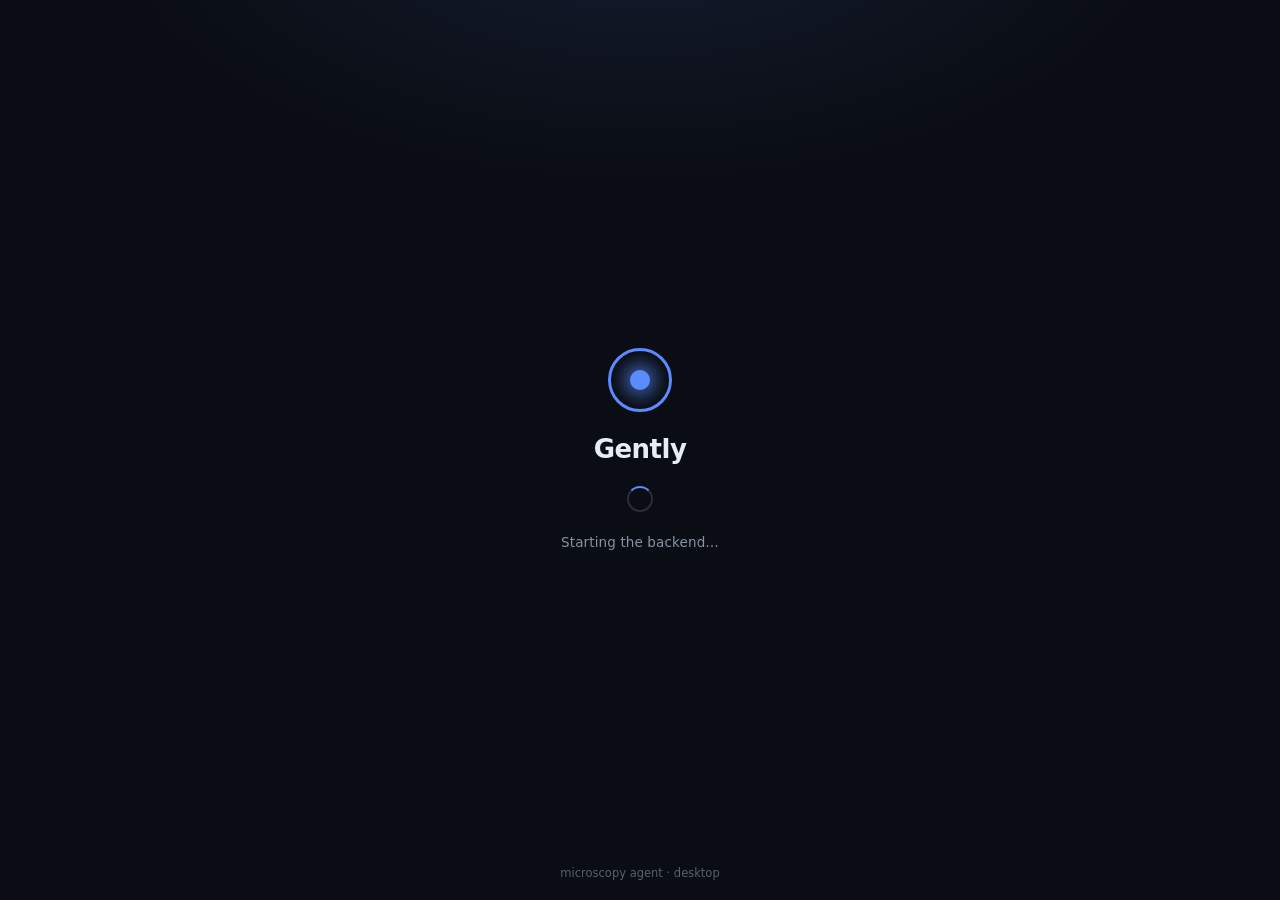
<file: desktop/splash/index.html>
<!doctype html>
<html lang="en">
<head>
<meta charset="utf-8">
<meta name="viewport" content="width=device-width, initial-scale=1">
<title>Gently</title>
<!--
  Boot splash for the Tauri desktop shell. Purely visual: it is shown while the
  Rust shell spawns the Python backend and waits for the viz server to answer.
  Once the server is reachable, the Rust side navigates this window to the live
  UI (http://localhost:8080). The status line is updated from Rust via an
  injected `window.__gentlyStatus(text)` call, with a CSS fallback message.
-->
<style>
  :root{
    --bg:#0a0d13; --text:#e7edf4; --muted:#8792a3; --accent:#5b8cff;
  }
  *{box-sizing:border-box}
  html,body{margin:0;height:100%}
  body{height:100%;color:var(--text);
    font-family:-apple-system,BlinkMacSystemFont,"Segoe UI",Inter,system-ui,sans-serif;
    -webkit-font-smoothing:antialiased;user-select:none;cursor:default;
    background:radial-gradient(900px 480px at 50% -12%, rgba(91,140,255,.13), transparent 60%), var(--bg);
    display:flex;flex-direction:column;justify-content:center;align-items:center;gap:22px}
  .mark{width:64px;height:64px;border-radius:50%;border:3px solid var(--accent);position:relative;
    background:radial-gradient(circle at 50% 50%, rgba(91,140,255,.28), transparent 70%)}
  .mark::after{content:"";position:absolute;inset:0;margin:auto;width:20px;height:20px;border-radius:50%;
    background:var(--accent);box-shadow:0 0 20px var(--accent)}
  .wordmark{font-size:26px;font-weight:700;letter-spacing:-.02em}
  .spin{width:26px;height:26px;border-radius:50%;border:2.5px solid rgba(135,146,163,.25);
    border-top-color:var(--accent);animation:spin .8s linear infinite}
  @keyframes spin{to{transform:rotate(360deg)}}
  .status{color:var(--muted);font-size:13.5px;min-height:18px;letter-spacing:.01em}
  .foot{position:fixed;bottom:20px;color:#57616f;font-size:11.5px}
</style>
</head>
<body>
  <div class="mark"></div>
  <div class="wordmark">Gently</div>
  <div class="spin"></div>
  <div class="status" id="status">Starting the backend…</div>
  <div class="foot">microscopy agent · desktop</div>
<script>
  // Rust calls window.__gentlyStatus("…") to reflect boot progress.
  window.__gentlyStatus = function (text) {
    var el = document.getElementById("status");
    if (el && typeof text === "string") el.textContent = text;
  };
</script>
</body>
</html>
</file>
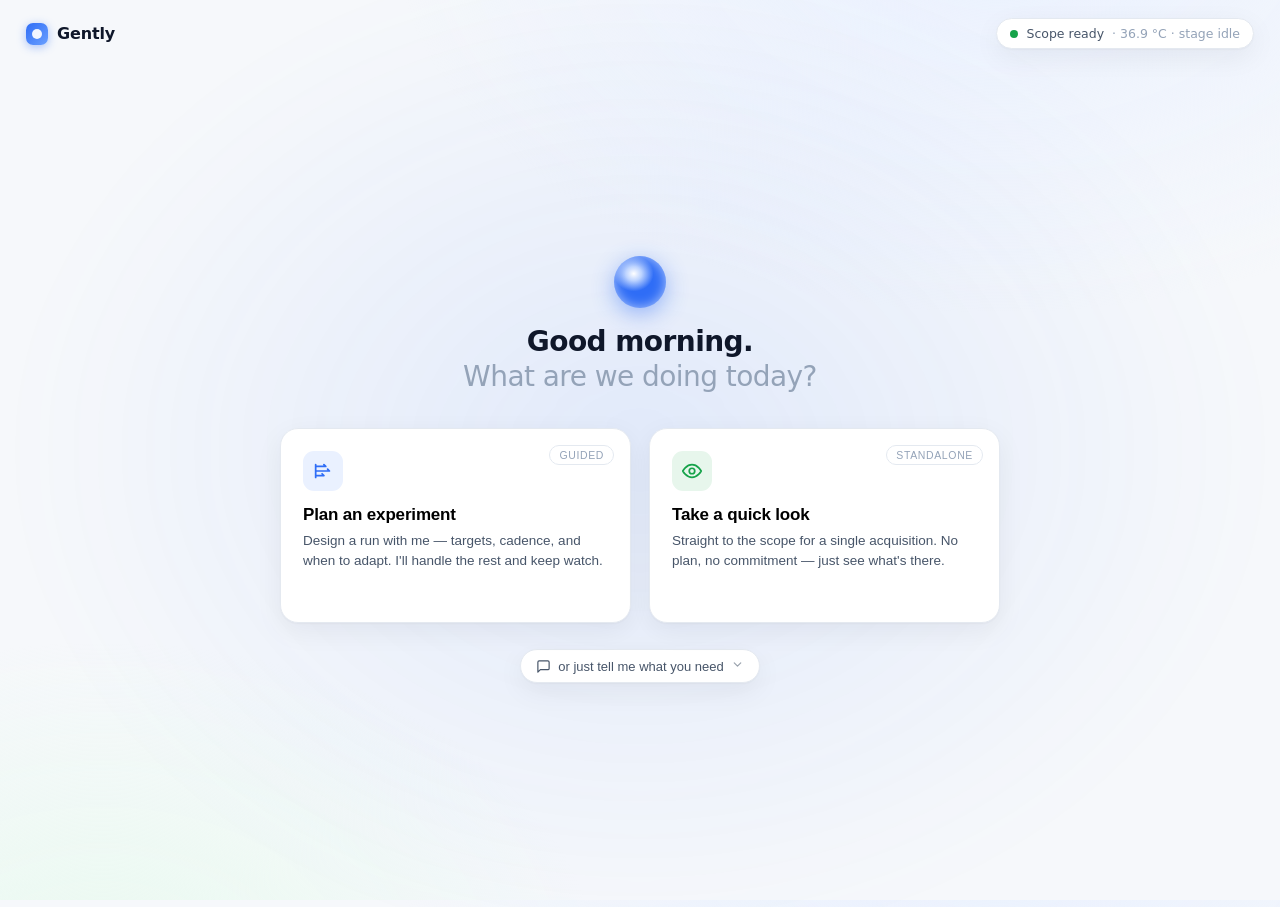
<file: ux-prototype/landing.html>
<!DOCTYPE html>
<html lang="en">
<head>
<meta charset="UTF-8" />
<meta name="viewport" content="width=device-width, initial-scale=1.0" />
<title>Gently — entry paradigm sketch</title>
<style>
  :root {
    --bg: #f6f8fb;
    --ink: #0f172a;
    --ink-soft: #475569;
    --muted: #94a3b8;
    --line: #e4e9f0;
    --card: #ffffff;
    --blue: #2f6df6;
    --blue-soft: #eaf1ff;
    --green: #16a34a;
    --green-soft: #e7f6ec;
    --shadow: 0 1px 2px rgba(15,23,42,.04), 0 8px 28px rgba(15,23,42,.06);
    --shadow-lift: 0 2px 6px rgba(15,23,42,.06), 0 18px 50px rgba(47,109,246,.14);
    --ease: cubic-bezier(.22,1,.36,1);
    --r: 18px;
    --dur: .52s;
  }
  * { box-sizing: border-box; }
  html, body { height: 100%; margin: 0; }
  body {
    font-family: -apple-system, BlinkMacSystemFont, "Segoe UI", Inter, Roboto, system-ui, sans-serif;
    color: var(--ink);
    background:
      radial-gradient(1100px 700px at 78% -8%, #eaf1ff 0%, transparent 55%),
      radial-gradient(900px 600px at 8% 108%, #eafaf0 0%, transparent 55%),
      var(--bg);
    -webkit-font-smoothing: antialiased;
    overflow: hidden;
  }
  body::before {
    content: ""; position: fixed; inset: -20vmax;
    background: radial-gradient(closest-side, rgba(47,109,246,.10), transparent 70%);
    filter: blur(30px); animation: drift 26s var(--ease) infinite alternate;
    pointer-events: none; z-index: 0;
  }
  @keyframes drift { 0%{ transform: translate(-6vw,-4vh) scale(1);} 100%{ transform: translate(8vw,6vh) scale(1.15);} }

  .shell { position: relative; z-index: 1; height: 100%; display: flex; flex-direction: column; }

  /* top bar */
  .topbar { display: flex; align-items: center; justify-content: space-between; padding: 18px 26px; flex: none; }
  .brand { display: flex; align-items: center; gap: 9px; font-weight: 650; letter-spacing: -.01em; font-size: 16px; }
  .brand .mark { width: 22px; height: 22px; border-radius: 7px; background: linear-gradient(135deg, var(--blue), #6aa0ff); box-shadow: 0 2px 10px rgba(47,109,246,.4); position: relative; }
  .brand .mark::after { content:""; position:absolute; inset:6px; border-radius:50%; background: rgba(255,255,255,.92); }
  .topbar-right { display: flex; align-items: center; gap: 10px; }

  .pill { display: inline-flex; align-items: center; gap: 8px; padding: 7px 13px; border-radius: 999px; background: var(--card); border: 1px solid var(--line); font-size: 12.5px; color: var(--ink-soft); box-shadow: var(--shadow); }
  .pill .dot { width: 8px; height: 8px; border-radius: 50%; background: var(--green); animation: breathe 3.4s ease-in-out infinite; }
  @keyframes breathe { 0%,100%{ box-shadow: 0 0 0 0 rgba(22,163,74,.45);} 50%{ box-shadow: 0 0 0 5px rgba(22,163,74,0);} }
  .pill .mono { font-variant-numeric: tabular-nums; color: var(--muted); }

  .ghost-btn { appearance: none; border: 1px solid var(--line); background: var(--card); color: var(--ink-soft); border-radius: 999px; padding: 7px 14px; font-size: 13px; cursor: pointer; box-shadow: var(--shadow); transition: transform .2s var(--ease), border-color .2s, color .2s, opacity .3s; display: inline-flex; align-items: center; gap: 7px; }
  .ghost-btn:hover { transform: translateY(-1px); border-color: #cfd9e6; color: var(--ink); }
  .back-btn { opacity: 0; pointer-events: none; }
  body[data-screen]:not([data-screen="landing"]) .back-btn { opacity: 1; pointer-events: auto; }

  /* stage / screens */
  .stage { position: relative; flex: 1; min-height: 0; }
  .screen { position: absolute; inset: 0; display: flex; flex-direction: column; align-items: center; justify-content: center; padding: 12px 24px 40px; opacity: 0; visibility: hidden; transform: translateY(10px) scale(.992); transition: opacity var(--dur) var(--ease), transform var(--dur) var(--ease), visibility var(--dur); pointer-events: none; }
  .screen.is-active { opacity: 1; visibility: visible; transform: none; pointer-events: auto; }
  .screen.is-active .rise { animation: rise .6s var(--ease) backwards; }
  .rise { animation-delay: calc(var(--i, 0) * 70ms); }
  @keyframes rise { from { opacity: 0; transform: translateY(14px); } to { opacity: 1; transform: none; } }

  /* agent presence */
  .agent { display: flex; flex-direction: column; align-items: center; gap: 16px; }
  .orb { width: 52px; height: 52px; border-radius: 50%; position: relative; background: radial-gradient(closest-side at 38% 34%, #ffffff, #bcd3ff 40%, var(--blue) 100%); box-shadow: 0 6px 22px rgba(47,109,246,.45), inset 0 0 12px rgba(255,255,255,.6); animation: orbBreathe 4s ease-in-out infinite; }
  @keyframes orbBreathe { 0%,100%{ transform: scale(1);} 50%{ transform: scale(1.06);} }
  .say { font-size: clamp(20px, 3vw, 28px); font-weight: 600; letter-spacing: -.02em; text-align: center; max-width: 22ch; line-height: 1.25; }
  .say .dim { color: var(--muted); font-weight: 500; }

  /* typing dots */
  .typing { display: inline-flex; gap: 5px; height: 20px; align-items: center; }
  .typing i { width: 7px; height: 7px; border-radius: 50%; background: var(--blue); opacity:.4; animation: blink 1.1s infinite; }
  .typing i:nth-child(2){ animation-delay: .15s; } .typing i:nth-child(3){ animation-delay: .3s; }
  @keyframes blink { 0%,100%{ opacity:.25; transform: translateY(0);} 50%{ opacity:1; transform: translateY(-3px);} }

  /* choice cards (landing) */
  .choices { display: grid; grid-template-columns: repeat(2, minmax(0,1fr)); gap: 18px; margin-top: 34px; width: min(720px, 92vw); }
  .choice { text-align: left; cursor: pointer; border: 1px solid var(--line); background: var(--card); border-radius: var(--r); padding: 22px 22px 20px; box-shadow: var(--shadow); transition: transform .26s var(--ease), box-shadow .26s var(--ease), border-color .26s; position: relative; overflow: hidden; }
  .choice:hover { transform: translateY(-4px); box-shadow: var(--shadow-lift); border-color: #cfdcf5; }
  .choice:active { transform: translateY(-1px) scale(.995); }
  .choice .ic { width: 40px; height: 40px; border-radius: 11px; display: grid; place-items: center; background: var(--blue-soft); color: var(--blue); margin-bottom: 14px; }
  .choice.alt .ic { background: var(--green-soft); color: var(--green); }
  .choice h3 { margin: 0 0 6px; font-size: 17px; letter-spacing: -.01em; }
  .choice p { margin: 0; color: var(--ink-soft); font-size: 13.5px; line-height: 1.5; }
  .choice .tag { position: absolute; top: 16px; right: 16px; font-size: 10.5px; letter-spacing: .06em; text-transform: uppercase; color: var(--muted); border: 1px solid var(--line); border-radius: 999px; padding: 3px 9px; }
  .choice .go { margin-top: 16px; display:flex; align-items:center; gap:6px; color: var(--blue); font-size: 13px; font-weight: 600; opacity: 0; transform: translateX(-4px); transition: .26s var(--ease); }
  .choice.alt .go { color: var(--green); }
  .choice:hover .go { opacity: 1; transform: none; }

  /* landing escape hatch (chat = last resort) — now an obvious pill */
  .escape { margin-top: 26px; display: flex; flex-direction: column; align-items: center; }
  .escape-toggle { display:inline-flex; align-items:center; gap:7px; background: var(--card); border: 1px solid var(--line); color: var(--ink-soft); font-size: 13px; cursor: pointer; padding: 8px 15px; border-radius: 999px; box-shadow: var(--shadow); transition: color .2s, border-color .2s, transform .2s var(--ease); }
  .escape-toggle:hover { color: var(--ink); border-color: #cfd9e6; transform: translateY(-1px); }
  .escape-toggle .caret { display:inline-block; transition: transform .3s var(--ease); opacity:.55; }
  .escape.open .escape-toggle .caret { transform: rotate(180deg); }
  .escape-field { display: flex; align-items: center; gap: 8px; width: min(520px, 90vw); max-height: 0; opacity: 0; overflow: hidden; transition: max-height .4s var(--ease), opacity .4s var(--ease), margin .4s var(--ease); }
  .escape.open .escape-field { max-height: 64px; opacity: 1; margin-top: 12px; }
  .escape-field input { flex: 1; border: 1px solid var(--line); background: var(--card); border-radius: 12px; padding: 12px 14px; font-size: 14px; color: var(--ink); box-shadow: var(--shadow); outline: none; transition: border-color .2s, box-shadow .2s; }
  .escape-field input:focus { border-color: var(--blue); box-shadow: 0 0 0 4px rgba(47,109,246,.12); }
  .send { appearance:none; border:0; cursor:pointer; width: 42px; height: 42px; border-radius: 12px; background: var(--blue); color: #fff; display:grid; place-items:center; box-shadow: 0 6px 16px rgba(47,109,246,.35); transition: transform .2s var(--ease), filter .2s; flex: none; }
  .send:hover { transform: translateY(-1px); filter: brightness(1.05); }
  .send.sm { width: 40px; height: 40px; }

  /* plan mode */
  .plan-wrap { width: min(960px, 94vw); display: grid; grid-template-columns: 1.35fr .9fr; gap: 22px; align-items: start; }
  @media (max-width: 760px){ .plan-wrap { grid-template-columns: 1fr; } }
  .ask-card, .plan-card { background: var(--card); border: 1px solid var(--line); border-radius: var(--r); box-shadow: var(--shadow); }
  .ask-card { padding: 24px; min-height: 340px; }
  .ask-head { display: flex; align-items: center; gap: 12px; margin-bottom: 4px; }
  .ask-head .mini-orb { width: 30px; height: 30px; border-radius: 50%; flex:none; background: radial-gradient(closest-side at 38% 34%, #fff, #bcd3ff 42%, var(--blue) 100%); box-shadow: 0 3px 10px rgba(47,109,246,.4); animation: orbBreathe 4s ease-in-out infinite; }
  .ask-head .who { font-size: 11.5px; letter-spacing: .08em; text-transform: uppercase; color: var(--muted); }
  .step-back { margin-left: auto; background: none; border: 0; color: var(--muted); font-size: 12.5px; cursor: pointer; padding: 5px 9px; border-radius: 8px; display: none; align-items: center; gap: 4px; transition: color .2s, background .2s; }
  .step-back:hover { color: var(--ink); background: #f1f5f9; }
  .step-back.show { display: inline-flex; }
  .ask-prompt { font-size: 19px; font-weight: 600; letter-spacing: -.01em; margin: 12px 0 18px; line-height: 1.35; min-height: 26px; }

  .opts { display: grid; gap: 10px; }
  .opt { display: flex; align-items: center; gap: 13px; text-align: left; cursor: pointer; border: 1px solid var(--line); background: #fff; border-radius: 13px; padding: 14px 15px; transition: transform .2s var(--ease), border-color .2s, box-shadow .2s, background .2s; }
  .opt:hover { transform: translateX(3px); border-color: #cfdcf5; box-shadow: var(--shadow); }
  .opt .otick { width: 30px; height: 30px; border-radius: 9px; flex:none; display:grid; place-items:center; background: var(--blue-soft); color: var(--blue); transition: background .2s, color .2s; }
  .opt.primary { border-color: #bfe6cc; background: var(--green-soft); }
  .opt.primary .otick { background: #d2efda; color: var(--green); }
  .opt .ol b { display:block; font-size: 14.5px; letter-spacing: -.01em; }
  .opt .ol span { font-size: 12.5px; color: var(--ink-soft); }
  /* multi-select look */
  .opt.multi .otick { border-radius: 8px; background: #fff; color: #fff; border: 1.5px solid #cbd5e1; }
  .opt.multi.selected { border-color: #bfe6cc; background: var(--green-soft); }
  .opt.multi.selected .otick { background: var(--green); border-color: var(--green); }

  .ask-action { margin-top: 14px; display: none; }
  .ask-action.show { display: block; }
  .continue-btn { width: 100%; appearance:none; border:0; cursor:pointer; padding: 13px; border-radius: 12px; background: var(--blue); color:#fff; font-size: 14.5px; font-weight: 650; box-shadow: 0 6px 16px rgba(47,109,246,.32); transition: transform .2s var(--ease), filter .2s, opacity .2s; }
  .continue-btn:hover:not(:disabled) { transform: translateY(-1px); filter: brightness(1.05); }
  .continue-btn:disabled { opacity: .42; cursor: not-allowed; box-shadow:none; }

  /* inline escape-to-text within a step (no more alert) */
  .ask-escape { display: flex; gap: 8px; align-items: center; max-height: 0; opacity: 0; overflow: hidden; transition: max-height .34s var(--ease), opacity .34s var(--ease), margin .34s var(--ease); }
  .ask-escape.open { max-height: 60px; opacity: 1; margin-top: 12px; }
  .ask-escape input { flex:1; border: 1px solid var(--line); background:#fff; border-radius: 11px; padding: 11px 13px; font-size: 14px; color: var(--ink); outline: none; transition: border-color .2s, box-shadow .2s; }
  .ask-escape input:focus { border-color: var(--blue); box-shadow: 0 0 0 4px rgba(47,109,246,.12); }
  .opt-escape { margin-top: 14px; }
  .opt-escape button { background:none; border:0; color: var(--muted); font-size: 12.5px; cursor:pointer; padding: 4px; }
  .opt-escape button:hover { color: var(--ink-soft); }

  .swap-leave { opacity: 0; transform: translateY(-8px); transition: opacity .22s var(--ease), transform .22s var(--ease); }
  .swap-enter { opacity: 0; transform: translateY(10px); }
  .swap-enter.in { opacity: 1; transform: none; transition: opacity .34s var(--ease), transform .34s var(--ease); }

  .plan-card { padding: 20px 20px 18px; }
  .plan-card h4 { margin: 0 0 4px; font-size: 12px; letter-spacing: .1em; text-transform: uppercase; color: var(--muted); }
  .plan-card .sub { font-size: 12.5px; color: var(--muted); margin: 0 0 14px; }
  .plan-list { display: flex; flex-direction: column; gap: 0; }
  .plan-item { display: flex; gap: 11px; padding: 11px 0; border-top: 1px dashed var(--line); }
  .plan-item:first-child { border-top: 0; }
  .plan-item .k { font-size: 11px; letter-spacing: .06em; text-transform: uppercase; color: var(--muted); width: 78px; flex:none; padding-top: 2px; }
  .plan-item .v { font-size: 14px; color: var(--ink); font-weight: 550; }
  .plan-item.fresh { opacity: 0; transform: translateX(12px); }
  .plan-item.fresh.in { opacity: 1; transform: none; transition: opacity .4s var(--ease), transform .4s var(--ease); }
  .plan-empty { color: var(--muted); font-size: 13px; font-style: italic; padding: 10px 0; }
  .plan-cta { margin-top: 16px; display: none; }
  .plan-cta.show { display: block; animation: rise .5s var(--ease); }
  .run-btn { width: 100%; appearance:none; border:0; cursor:pointer; padding: 14px; border-radius: 13px; background: var(--green); color:#fff; font-size: 15px; font-weight: 650; letter-spacing: -.01em; box-shadow: 0 8px 22px rgba(22,163,74,.35); transition: transform .2s var(--ease), filter .2s; }
  .run-btn:hover { transform: translateY(-2px); filter: brightness(1.04); }

  .steps { display:flex; gap:7px; margin-top: 18px; justify-content:center; }
  .steps i { width: 22px; height: 4px; border-radius: 99px; background: var(--line); transition: background .3s, transform .2s; }
  .steps i.on { background: var(--blue); }
  .steps i.done { background: #b9ccf7; cursor: pointer; }
  .steps i.done:hover { background: var(--blue); transform: scaleY(1.6); }

  /* standalone & running */
  .panel { width: min(560px, 92vw); background: var(--card); border: 1px solid var(--line); border-radius: var(--r); box-shadow: var(--shadow); padding: 30px; text-align: center; }
  .panel .ic-lg { width: 56px; height: 56px; border-radius: 16px; display:grid; place-items:center; margin: 0 auto 16px; background: var(--green-soft); color: var(--green); }
  .panel h3 { margin: 0 0 8px; font-size: 20px; letter-spacing: -.01em; }
  .panel p { margin: 0 0 22px; color: var(--ink-soft); font-size: 14px; line-height: 1.55; }
  .panel .row { display:flex; gap:10px; justify-content:center; }
  .primary-btn { appearance:none; border:0; cursor:pointer; padding: 12px 20px; border-radius: 12px; background: var(--blue); color:#fff; font-size: 14px; font-weight: 600; box-shadow: 0 6px 16px rgba(47,109,246,.35); transition: transform .2s var(--ease), filter .2s; }
  .primary-btn:hover { transform: translateY(-1px); filter: brightness(1.05); }
  .live-dot { width: 10px; height: 10px; border-radius: 50%; background: #ef4444; display:inline-block; margin-right: 7px; }
  @keyframes liveb { 0%,100%{ box-shadow:0 0 0 0 rgba(239,68,68,.5);} 50%{ box-shadow:0 0 0 6px rgba(239,68,68,0);} }

  /* ===== working shell — the calm screen "unfolds" into the workspace ===== */
  .screen.shell-screen { justify-content: flex-start; padding-top: 22px; }
  .shell-view { width: min(1120px, 96vw); display: grid; grid-template-columns: 210px 1fr; grid-template-rows: auto 1fr; gap: 16px; }
  .reveal { opacity: 0; transform: translateY(12px); }
  .reveal.in { opacity: 1; transform: none; transition: opacity .5s var(--ease) var(--d,0ms), transform .5s var(--ease) var(--d,0ms); }

  /* session-context strip — the plan carried over, telemetry demoted to ambient */
  .session-strip { grid-column: 1 / -1; display: flex; align-items: center; gap: 16px; background: var(--card); border: 1px solid var(--line); border-radius: 14px; padding: 12px 16px; box-shadow: var(--shadow); }
  .session-strip .live { display:inline-flex; align-items:center; gap:7px; font-size: 11px; font-weight:700; letter-spacing:.08em; color:#ef4444; }
  .session-strip .live .live-dot { animation: liveb 1.6s ease-in-out infinite; }
  .session-strip .intent { font-weight: 650; letter-spacing:-.01em; font-size: 14.5px; }
  .session-strip .params { color: var(--muted); font-size: 12.5px; }
  .session-strip .telemetry { margin-left: auto; color: var(--muted); font-size: 12.5px; font-variant-numeric: tabular-nums; }

  /* left rail — persistent agent presence (chat) + calm grouped nav */
  .rail { display:flex; flex-direction: column; gap: 12px; background: var(--card); border:1px solid var(--line); border-radius: 14px; padding: 14px; box-shadow: var(--shadow); align-self:start; }
  .rail-agent { display:flex; align-items:center; gap:10px; cursor:pointer; padding:6px; border-radius:10px; transition: background .2s; }
  .rail-agent:hover { background:#f1f5f9; }
  .rail-agent .mini-orb { width:28px; height:28px; border-radius:50%; flex:none; background: radial-gradient(closest-side at 38% 34%, #fff, #bcd3ff 42%, var(--blue) 100%); box-shadow:0 3px 10px rgba(47,109,246,.4); animation: orbBreathe 4s ease-in-out infinite; }
  .rail-agent b { font-size: 13.5px; line-height:1.1; } .rail-agent .st2 { font-size: 11px; color: var(--green); }
  .rail-compose { display:flex; gap:6px; max-height:0; opacity:0; overflow:hidden; transition: max-height .3s var(--ease), opacity .3s var(--ease), margin .3s var(--ease); }
  .rail-compose.open { max-height:50px; opacity:1; margin-bottom:2px; }
  .rail-compose input { flex:1; min-width:0; border:1px solid var(--line); border-radius:9px; padding:8px 10px; font-size:12.5px; outline:none; }
  .nav-group .gl { font-size: 10px; letter-spacing:.1em; text-transform:uppercase; color:#b4bfce; padding: 10px 8px 4px; }
  .nav-item { display:flex; align-items:center; gap:9px; padding: 8px 9px; border-radius:9px; font-size:13px; color: var(--ink-soft); cursor:pointer; transition: background .15s, color .15s; }
  .nav-item:hover { background:#f1f5f9; color: var(--ink); }
  .nav-item.active { background: var(--blue-soft); color: var(--blue); font-weight:600; }
  .nav-item .nd { width:7px; height:7px; border-radius:50%; background: currentColor; opacity:.45; flex:none; }

  /* center work area — biology is primary */
  .work { display:flex; flex-direction: column; gap: 14px; min-width:0; }
  .attention-card { background: linear-gradient(180deg,#fffdf6,#fff); border:1px solid #f0e3c2; border-radius: 14px; padding: 16px 18px; box-shadow: var(--shadow); }
  .attention-card .ah { font-size:11px; letter-spacing:.07em; text-transform:uppercase; color:#b88407; font-weight:700; margin-bottom:8px; }
  .attention-card .aq { font-size: 15px; font-weight:550; letter-spacing:-.01em; line-height:1.45; margin-bottom: 14px; }
  .attention-card .aq .prov { color: var(--muted); font-weight: 400; font-size:13px; }
  .attn-actions { display:flex; gap:9px; flex-wrap:wrap; }
  .chip-btn { appearance:none; cursor:pointer; border:1px solid var(--line); background:#fff; border-radius:10px; padding:9px 14px; font-size:13px; font-weight:600; color:var(--ink-soft); transition: transform .15s var(--ease), border-color .15s, color .15s; }
  .chip-btn:hover { transform: translateY(-1px); border-color:#cfd9e6; color:var(--ink); }
  .chip-btn.primary { background:var(--green-soft); border-color:#bfe6cc; color:var(--green); }
  .chip-btn.ghost { border-style:dashed; }
  .work-head { display:flex; align-items:baseline; justify-content:space-between; gap:10px; padding: 2px 2px 0; }
  .work-head h3 { margin:0; font-size: 14px; letter-spacing:-.01em; }
  .work-head .hint { font-size: 11.5px; color:#b4bfce; }
  .emb-grid { display:grid; grid-template-columns: repeat(3, 1fr); gap: 12px; }
  @media (max-width: 820px){ .emb-grid { grid-template-columns: 1fr 1fr; } }
  .emb-card { background:var(--card); border:1px solid var(--line); border-radius:13px; padding:14px; box-shadow:var(--shadow); position:relative; transition: transform .2s var(--ease), box-shadow .2s; }
  .emb-card:hover { transform: translateY(-2px); box-shadow: var(--shadow-lift); }
  .emb-card .thumb { height: 60px; border-radius:9px; margin-bottom:10px; background: repeating-linear-gradient(135deg,#eef2f8 0 8px,#e7edf5 8px 16px); position:relative; overflow:hidden; }
  .emb-card .thumb::after { content:""; position:absolute; width:26px;height:26px;border-radius:50%; left:50%; top:50%; transform:translate(-50%,-50%); background: radial-gradient(closest-side,#cfe0ff,#9bbcf6); }
  .emb-card.warn { border-color:#f0d9b0; } .emb-card.warn .thumb::after { background: radial-gradient(closest-side,#ffe0b0,#f4b860); }
  .emb-card.go .thumb::after { background: radial-gradient(closest-side,#c8efd3,#7fd29a); }
  .emb-card b { font-size:13.5px; }
  .emb-card .st { font-size:12px; color:var(--ink-soft); margin-top:3px; }
  .badge { font-size:10px; font-weight:700; letter-spacing:.04em; padding:2px 7px; border-radius:99px; text-transform:uppercase; margin-left:6px; }
  .badge.live { background:#eaf1ff; color:var(--blue);} .badge.warn{ background:#fdf0db; color:#b88407;} .badge.ok{ background:var(--green-soft); color:var(--green);}
  .emb-card .ask-chip { position:absolute; top:11px; right:11px; font-size:11px; color:var(--muted); background:none; border:0; cursor:pointer; padding:3px 7px; border-radius:7px; }
  .emb-card .ask-chip:hover { background:#f1f5f9; color:var(--ink); }
  .mini-compose { display:flex; gap:6px; max-height:0; opacity:0; overflow:hidden; transition: max-height .3s var(--ease), opacity .3s var(--ease), margin .3s var(--ease); }
  .mini-compose.open { max-height:50px; opacity:1; margin-top:10px; }
  .mini-compose input { flex:1; min-width:0; border:1px solid var(--line); border-radius:9px; padding:8px 10px; font-size:12px; outline:none; }
  .mini-compose button { border:0; background:var(--blue); color:#fff; border-radius:9px; width:34px; cursor:pointer; flex:none; }

  @media (prefers-reduced-motion: reduce) {
    *, *::before, *::after { animation-duration: .001s !important; transition-duration: .12s !important; }
    body::before { animation: none; }
  }
</style>
</head>
<body data-screen="landing">
  <div class="shell">
    <div class="topbar">
      <div class="brand"><span class="mark"></span><span>Gently</span></div>
      <div class="topbar-right">
        <button class="ghost-btn back-btn" id="backBtn">
          <svg width="14" height="14" viewBox="0 0 24 24" fill="none" stroke="currentColor" stroke-width="2.2" stroke-linecap="round" stroke-linejoin="round"><path d="M15 18l-6-6 6-6"/></svg>
          <span class="lbl">Back</span>
        </button>
        <span class="pill"><span class="dot"></span>Scope ready <span class="mono">· 36.9 °C · stage idle</span></span>
      </div>
    </div>

    <div class="stage">
      <!-- ============ LANDING ============ -->
      <section class="screen is-active" id="s-landing">
        <div class="agent rise" style="--i:0">
          <div class="orb"></div>
          <div class="say" id="greeting">Good evening.<br><span class="dim">What are we doing today?</span></div>
        </div>

        <div class="choices">
          <button class="choice rise" style="--i:1" data-go="plan">
            <span class="tag">guided</span>
            <span class="ic"><svg width="22" height="22" viewBox="0 0 24 24" fill="none" stroke="currentColor" stroke-width="1.9" stroke-linecap="round" stroke-linejoin="round"><path d="M4 19V5M4 7h11l-2-2M4 12h15l-2-2M4 17h9l-2-2"/></svg></span>
            <h3>Plan an experiment</h3>
            <p>Design a run with me — targets, cadence, and when to adapt. I'll handle the rest and keep watch.</p>
            <span class="go">Start planning <svg width="14" height="14" viewBox="0 0 24 24" fill="none" stroke="currentColor" stroke-width="2.4" stroke-linecap="round" stroke-linejoin="round"><path d="M5 12h14M13 6l6 6-6 6"/></svg></span>
          </button>

          <button class="choice alt rise" style="--i:2" data-go="standalone">
            <span class="tag">standalone</span>
            <span class="ic"><svg width="22" height="22" viewBox="0 0 24 24" fill="none" stroke="currentColor" stroke-width="1.9" stroke-linecap="round" stroke-linejoin="round"><path d="M2 12s3.5-7 10-7 10 7 10 7-3.5 7-10 7-10-7-10-7Z"/><circle cx="12" cy="12" r="3"/></svg></span>
            <h3>Take a quick look</h3>
            <p>Straight to the scope for a single acquisition. No plan, no commitment — just see what's there.</p>
            <span class="go">Open the scope <svg width="14" height="14" viewBox="0 0 24 24" fill="none" stroke="currentColor" stroke-width="2.4" stroke-linecap="round" stroke-linejoin="round"><path d="M5 12h14M13 6l6 6-6 6"/></svg></span>
          </button>
        </div>

        <div class="escape rise" style="--i:3" id="escape">
          <button class="escape-toggle" id="escapeToggle">
            <svg width="15" height="15" viewBox="0 0 24 24" fill="none" stroke="currentColor" stroke-width="1.9" stroke-linecap="round" stroke-linejoin="round"><path d="M21 15a2 2 0 0 1-2 2H7l-4 4V5a2 2 0 0 1 2-2h14a2 2 0 0 1 2 2Z"/></svg>
            or just tell me what you need
            <span class="caret"><svg width="13" height="13" viewBox="0 0 24 24" fill="none" stroke="currentColor" stroke-width="2.2" stroke-linecap="round" stroke-linejoin="round"><path d="M6 9l6 6 6-6"/></svg></span>
          </button>
          <div class="escape-field">
            <input id="escapeInput" placeholder="e.g. watch these embryos overnight and ping me if one stalls" />
            <button class="send" id="escapeSend"><svg width="18" height="18" viewBox="0 0 24 24" fill="none" stroke="currentColor" stroke-width="2.2" stroke-linecap="round" stroke-linejoin="round"><path d="M22 2L11 13M22 2l-7 20-4-9-9-4 20-7Z"/></svg></button>
          </div>
        </div>
      </section>

      <!-- ============ PLAN MODE ============ -->
      <section class="screen" id="s-plan">
        <div class="plan-wrap">
          <div class="ask-card rise" style="--i:0">
            <div id="askBody">
              <div class="ask-head">
                <span class="mini-orb"></span><span class="who">Gently</span>
                <button class="step-back" id="stepBack"><svg width="13" height="13" viewBox="0 0 24 24" fill="none" stroke="currentColor" stroke-width="2.4" stroke-linecap="round" stroke-linejoin="round"><path d="M15 18l-6-6 6-6"/></svg> Back</button>
              </div>
              <div class="ask-prompt" id="askPrompt"></div>
              <div class="opts" id="askOpts"></div>
              <div class="ask-action" id="askAction"></div>
              <div class="ask-escape" id="askEscape">
                <input id="askEscapeInput" placeholder="Type your own answer…" />
                <button class="send sm" id="askEscapeSend"><svg width="16" height="16" viewBox="0 0 24 24" fill="none" stroke="currentColor" stroke-width="2.2" stroke-linecap="round" stroke-linejoin="round"><path d="M5 12h14M13 6l6 6-6 6"/></svg></button>
              </div>
              <div class="opt-escape"><button id="askType">⌨︎ type a different answer instead</button></div>
            </div>
            <div class="steps" id="steps"></div>
          </div>

          <div class="plan-card rise" style="--i:1">
            <h4>The plan</h4>
            <p class="sub">assembling from your choices</p>
            <div class="plan-list" id="planList">
              <div class="plan-empty" id="planEmpty">Nothing yet — pick above and watch it fill in.</div>
            </div>
            <div class="plan-cta" id="planCta"><button class="run-btn" id="runBtn">Start run →</button></div>
          </div>
        </div>
      </section>

      <!-- ============ STANDALONE (stub) ============ -->
      <section class="screen" id="s-standalone">
        <div class="panel rise" style="--i:0">
          <div class="ic-lg"><svg width="26" height="26" viewBox="0 0 24 24" fill="none" stroke="currentColor" stroke-width="1.8" stroke-linecap="round" stroke-linejoin="round"><path d="M2 12s3.5-7 10-7 10 7 10 7-3.5 7-10 7-10-7-10-7Z"/><circle cx="12" cy="12" r="3"/></svg></div>
          <h3>Quick look</h3>
          <p>I'll take one careful volume right where the stage is now — nothing scheduled, nothing committed. <br><span style="color:var(--muted)">(We'll design this surface next — it's a stub for now.)</span></p>
          <div class="row"><button class="primary-btn" id="captureBtn">Capture now</button></div>
        </div>
      </section>

      <!-- ============ WORKING SHELL (unfolds from the plan) ============ -->
      <section class="screen shell-screen" id="s-shell">
        <div class="shell-view">
          <div class="session-strip reveal">
            <span class="live"><span class="live-dot"></span>LIVE</span>
            <span class="intent" id="stripIntent">run</span>
            <span class="params" id="stripParams"></span>
            <span class="telemetry">0h 12m elapsed · next 1:43</span>
          </div>

          <aside class="rail reveal">
            <div class="rail-agent" id="railAgent" title="Talk to Gently">
              <span class="mini-orb"></span><span><b>Gently</b><br><span class="st2">Connected</span></span>
            </div>
            <div class="rail-compose" id="railCompose"><input placeholder="Message Gently…"><button class="send sm">→</button></div>
            <div class="nav-group">
              <div class="gl">Now</div>
              <div class="nav-item active"><span class="nd"></span>Overview</div>
              <div class="nav-item"><span class="nd"></span>Embryos</div>
            </div>
            <div class="nav-group">
              <div class="gl">Library</div>
              <div class="nav-item"><span class="nd"></span>Plans</div>
              <div class="nav-item"><span class="nd"></span>Sessions</div>
            </div>
            <div class="nav-group">
              <div class="gl">System</div>
              <div class="nav-item"><span class="nd"></span>Devices</div>
              <div class="nav-item"><span class="nd"></span>Calibration</div>
            </div>
          </aside>

          <div class="work">
            <div class="attention-card reveal">
              <div class="ah">⚠ Needs you</div>
              <div class="aq">Embryo 3 has been quiet for 40 min — past its expected division window. Keep waiting, or flag it for you?</div>
              <div class="attn-actions">
                <button class="chip-btn primary">Keep waiting</button>
                <button class="chip-btn">Flag it</button>
                <button class="chip-btn ghost">Ask why</button>
              </div>
            </div>

            <div class="work-head reveal"><h3>Embryos · 3 tracked</h3><span class="hint">representative — the embryo-wise tactical view is yours to define</span></div>
            <div class="emb-grid reveal">
              <div class="emb-card go"><button class="ask-chip">ask</button><div class="thumb"></div><b>Embryo 1</b><span class="badge ok">on track</span><div class="st">4-cell · imaging normally</div><div class="mini-compose"><input placeholder="Ask about Embryo 1…"><button>→</button></div></div>
              <div class="emb-card"><button class="ask-chip">ask</button><div class="thumb"></div><b>Embryo 2</b><span class="badge live">dividing</span><div class="st">sped up to every 30 s</div><div class="mini-compose"><input placeholder="Ask about Embryo 2…"><button>→</button></div></div>
              <div class="emb-card warn"><button class="ask-chip">ask</button><div class="thumb"></div><b>Embryo 3</b><span class="badge warn">stalled</span><div class="st">40 min quiet · flagged above</div><div class="mini-compose"><input placeholder="Ask about Embryo 3…"><button>→</button></div></div>
            </div>
          </div>
        </div>
      </section>

    </div>
  </div>

<script>
(function(){
  const body = document.body;
  const $ = (s, r=document) => r.querySelector(s);
  const reduced = matchMedia('(prefers-reduced-motion: reduce)').matches;

  function go(screen){
    body.setAttribute('data-screen', screen);
    document.querySelectorAll('.screen').forEach(s => s.classList.toggle('is-active', s.id === 's-'+screen));
    $('#backBtn').querySelector('.lbl').textContent = (screen === 'plan' || screen === 'shell') ? 'Start over' : 'Back';
  }
  // top-right button always exits to landing / starts over
  $('#backBtn').addEventListener('click', () => { resetPlan(); go('landing'); });
  // Escape key: step back within plan, else exit
  document.addEventListener('keydown', e => {
    if (e.key !== 'Escape') return;
    const scr = body.getAttribute('data-screen');
    if (scr === 'plan') stepBack();
    else if (scr !== 'landing') { resetPlan(); go('landing'); }
  });

  // time-aware greeting
  (function(){
    const h = new Date().getHours();
    const t = h < 5 ? "Still here." : h < 12 ? "Good morning." : h < 18 ? "Good afternoon." : "Good evening.";
    $('#greeting').innerHTML = t + '<br><span class="dim">What are we doing today?</span>';
  })();

  // landing escape hatch — the pill toggles the field open/closed; Esc also closes
  const escape = $('#escape'), escToggle = $('#escapeToggle'), escInput = $('#escapeInput');
  escToggle.addEventListener('click', () => {
    const opened = escape.classList.toggle('open');
    if (opened) setTimeout(()=>escInput.focus(), 120);
    else escToggle.focus();
  });
  escInput.addEventListener('keydown', e => {
    if (e.key === 'Enter') submitEscape();
    if (e.key === 'Escape') { escape.classList.remove('open'); escToggle.focus(); }
  });
  $('#escapeSend').addEventListener('click', submitEscape);
  function submitEscape(){ const v = escInput.value.trim(); startPlan(v ? ('“'+v+'”') : null); }

  // landing choices
  document.querySelectorAll('.choice').forEach(c => c.addEventListener('click', () => {
    c.getAttribute('data-go') === 'plan' ? startPlan() : go('standalone');
  }));
  $('#captureBtn').addEventListener('click', () => { resetPlan(); go('landing'); });

  /* =================== PLAN MODE =================== */
  const STEPS = [
    { id:'goal', key:'Goal', kind:'choice',
      prompt: () => "What should this run capture?",
      options: [
        { label:"Developmental time-lapse", desc:"Watch embryos develop over hours.", value:"Developmental time-lapse" },
        { label:"Single high-quality volume", desc:"One careful 3D snapshot.", value:"Single volume" },
        { label:"Find & track", desc:"Locate targets and follow them as they move.", value:"Find & track" },
        { label:"Compare conditions", desc:"Image across samples to screen a difference.", value:"Compare conditions" },
      ] },
    { id:'cadence', key:'Cadence', kind:'proposal',
      prompt: (p) => `For a ${ (p.Goal||'run').toLowerCase() }, I'd image every 2 min for 6 h. Good?`,
      options: [
        { label:"Sounds right", desc:"every 2 min · 6 h", primary:true, value:"every 2 min · 6 h" },
        { label:"Gentler — every 5 min", desc:"less light on the sample", value:"every 5 min · 6 h" },
        { label:"Finer — every 30 s", desc:"catch fast events", value:"every 30 s · 6 h" },
        { label:"Run longer — 12 h", desc:"overnight", value:"every 2 min · 12 h" },
      ] },
    { id:'channels', key:'Channels', kind:'multi', min:1,
      prompt: () => "Which channels are we imaging?  (pick any)",
      options: [
        { label:"GFP", desc:"488 nm", value:"GFP" },
        { label:"mCherry", desc:"561 nm", value:"mCherry" },
        { label:"Brightfield", desc:"transmitted light", value:"BF" },
        { label:"DIC", desc:"label-free contrast", value:"DIC" },
      ] },
    { id:'reactive', key:'Adapt', kind:'choice',
      prompt: () => "Want me to adapt on my own while it runs?",
      options: [
        { label:"Speed up during divisions", desc:"I'll watch and bump cadence when an embryo divides.", primary:true, value:"Speed up on division" },
        { label:"…and flag anything unusual", desc:"Same, plus ping you on anomalies.", value:"Division + anomaly alerts" },
        { label:"Keep it fixed", desc:"Do exactly what we set, nothing more.", value:"Fixed — no changes" },
      ] },
  ];
  const REVIEW_KEY = 'Targets';

  let stepIndex = 0, plan = {}, planOrder = [], answers = [], multiSel = new Set(), intro = null, reviewOpen = false;

  function resetPlan(){
    stepIndex = 0; plan = {}; planOrder = []; answers = []; multiSel = new Set(); intro = null; reviewOpen = false;
    $('#planList').innerHTML = '<div class="plan-empty" id="planEmpty">Nothing yet — pick above and watch it fill in.</div>';
    $('#planCta').classList.remove('show');
    $('#askEscape').classList.remove('open');
  }
  function startPlan(introText){
    resetPlan(); intro = introText || null; go('plan'); buildDots();
    renderThinking(); setTimeout(()=>renderStep(0), reduced?60:600);
  }
  function buildDots(){
    const w = $('#steps'); w.innerHTML = '';
    STEPS.forEach((_,i) => { const d = document.createElement('i'); d.dataset.i = i;
      d.addEventListener('click', ()=>{ if (d.classList.contains('done')) jumpTo(i); }); w.appendChild(d); });
  }
  function paintDots(){
    document.querySelectorAll('#steps i').forEach((d,i) => {
      d.classList.toggle('on', i === stepIndex && !reviewOpen);
      d.classList.toggle('done', i < stepIndex || reviewOpen);
    });
  }
  function renderThinking(){
    $('#askPrompt').innerHTML = '<span class="typing"><i></i><i></i><i></i></span>';
    $('#askOpts').innerHTML = ''; $('#askAction').innerHTML = ''; $('#askAction').classList.remove('show');
    $('#askEscape').classList.remove('open'); $('#stepBack').classList.remove('show');
  }
  function renderStep(i){
    stepIndex = i; reviewOpen = false; multiSel = new Set(); paintDots();
    const step = STEPS[i];
    $('#stepBack').classList.add('show');
    const promptEl = $('#askPrompt'), optsEl = $('#askOpts'), actionEl = $('#askAction');
    swap(promptEl, () => { promptEl.textContent = (intro && i===0) ? `${intro} — let's shape that. What should this run capture?` : step.prompt(plan); });
    swap(optsEl, () => {
      optsEl.innerHTML = '';
      const multi = step.kind === 'multi';
      step.options.forEach(opt => {
        const b = document.createElement('button');
        b.className = 'opt' + (opt.primary ? ' primary' : '') + (multi ? ' multi' : '');
        b.innerHTML = `<span class="otick">${ multi ? '' : chevronOrCheck(opt) }</span><span class="ol"><b>${opt.label}</b><span>${opt.desc}</span></span>`;
        b.addEventListener('click', () => { multi ? toggleMulti(b, opt, step) : commit(step, [[step.key, opt.value]]); });
        optsEl.appendChild(b);
      });
    });
    actionEl.innerHTML = ''; actionEl.classList.remove('show');
    if (step.kind === 'multi'){
      const btn = document.createElement('button'); btn.className = 'continue-btn'; btn.id = 'multiContinue';
      btn.addEventListener('click', () => { if (multiSel.size >= (step.min||1)) commit(step, [[step.key, Array.from(multiSel).join(', ')]]); });
      // mount with state derived from current selection — so picks made before mount aren't lost
      setTimeout(()=>{
        btn.disabled = multiSel.size < (step.min||1);
        btn.textContent = multiSel.size ? `Continue · ${multiSel.size} selected` : 'Continue';
        actionEl.appendChild(btn); actionEl.classList.add('show');
      }, reduced?0:200);
    }
  }
  function chevronOrCheck(opt){
    return opt.primary
      ? '<svg width="16" height="16" viewBox="0 0 24 24" fill="none" stroke="currentColor" stroke-width="2.4" stroke-linecap="round" stroke-linejoin="round"><path d="M20 6L9 17l-5-5"/></svg>'
      : '<svg width="16" height="16" viewBox="0 0 24 24" fill="none" stroke="currentColor" stroke-width="2.4" stroke-linecap="round" stroke-linejoin="round"><path d="M9 6l6 6-6 6"/></svg>';
  }
  function toggleMulti(btn, opt, step){
    const tickSvg = '<svg width="15" height="15" viewBox="0 0 24 24" fill="none" stroke="currentColor" stroke-width="3" stroke-linecap="round" stroke-linejoin="round"><path d="M20 6L9 17l-5-5"/></svg>';
    if (multiSel.has(opt.value)){ multiSel.delete(opt.value); btn.classList.remove('selected'); btn.querySelector('.otick').innerHTML = ''; }
    else { multiSel.add(opt.value); btn.classList.add('selected'); btn.querySelector('.otick').innerHTML = tickSvg; }
    const c = $('#multiContinue'); if (c){ c.disabled = multiSel.size < (step.min||1); c.textContent = multiSel.size ? `Continue · ${multiSel.size} selected` : 'Continue'; }
  }
  function commit(step, keysPairs){
    const added = []; keysPairs.forEach(([k,v]) => { addToPlan(k,v); added.push(k); });
    answers[stepIndex] = { keys: added }; answers.length = stepIndex + 1;
    const next = stepIndex + 1;
    if (next < STEPS.length){ renderThinking(); paintDots(); setTimeout(()=>renderStep(next), reduced?60:520); }
    else enterReview();
  }
  function enterReview(){
    reviewOpen = true; stepIndex = STEPS.length; paintDots();
    $('#stepBack').classList.add('show');
    swap($('#askPrompt'), () => { $('#askPrompt').textContent = "Here's the run. I added the obvious defaults — adjust anything, or send it."; });
    $('#askAction').innerHTML = ''; $('#askAction').classList.remove('show'); $('#askEscape').classList.remove('open');
    swap($('#askOpts'), () => { $('#askOpts').innerHTML =
      `<button class="opt" id="tweakBtn"><span class="otick"><svg width="16" height="16" viewBox="0 0 24 24" fill="none" stroke="currentColor" stroke-width="2.2" stroke-linecap="round" stroke-linejoin="round"><path d="M3 12h18M3 6h18M3 18h18"/></svg></span><span class="ol"><b>Adjust details</b><span>step back through the choices</span></span></button>`; });
    if (!plan[REVIEW_KEY]) setTimeout(()=>addToPlan(REVIEW_KEY,'auto-detect embryos'), reduced?40:280);
    setTimeout(()=>$('#planCta').classList.add('show'), reduced?60:500);
  }

  /* ---- BACK / navigation ---- */
  function stepBack(){
    if (reviewOpen){
      removePlanKey(REVIEW_KEY);
      const last = STEPS.length - 1;
      if (answers[last]) answers[last].keys.forEach(removePlanKey);
      answers.length = last; $('#planCta').classList.remove('show');
      renderThinking(); setTimeout(()=>renderStep(last), reduced?40:260); return;
    }
    if (stepIndex > 0){
      const prev = stepIndex - 1;
      if (answers[prev]) answers[prev].keys.forEach(removePlanKey);
      answers.length = prev;
      renderThinking(); setTimeout(()=>renderStep(prev), reduced?40:260);
    } else { resetPlan(); go('landing'); }
  }
  function jumpTo(i){
    for (let k = answers.length - 1; k >= i; k--){ if (answers[k]) answers[k].keys.forEach(removePlanKey); }
    if (reviewOpen) removePlanKey(REVIEW_KEY);
    answers.length = i; $('#planCta').classList.remove('show');
    renderThinking(); setTimeout(()=>renderStep(i), reduced?40:260);
  }
  $('#stepBack').addEventListener('click', stepBack);
  // "Adjust details" at review → step back into the questions
  $('#askOpts').addEventListener('click', e => { if (e.target.closest('#tweakBtn')) stepBack(); });

  /* ---- plan panel ---- */
  function addToPlan(key, value){
    const empty = $('#planEmpty'); if (empty) empty.remove();
    if (plan[key] !== undefined){ plan[key] = value; const v = document.querySelector(`.plan-item[data-k="${key}"] .v`); if (v){ v.textContent = value; v.animate?.([{opacity:.3},{opacity:1}],{duration:300}); } return; }
    plan[key] = value; planOrder.push(key);
    const item = document.createElement('div'); item.className = 'plan-item fresh'; item.dataset.k = key;
    item.innerHTML = `<span class="k">${key}</span><span class="v">${value}</span>`;
    $('#planList').appendChild(item);
    requestAnimationFrame(()=>requestAnimationFrame(()=>item.classList.add('in')));
  }
  function removePlanKey(key){
    if (plan[key] === undefined) return;
    delete plan[key]; planOrder = planOrder.filter(k => k !== key);
    const node = document.querySelector(`.plan-item[data-k="${key}"]`); if (node) node.remove();
    if (planOrder.length === 0 && !$('#planEmpty')) $('#planList').innerHTML = '<div class="plan-empty" id="planEmpty">Nothing yet — pick above and watch it fill in.</div>';
  }

  /* ---- inline escape-to-text (replaces the alert) ---- */
  $('#askType').addEventListener('click', () => {
    const ae = $('#askEscape'); ae.classList.toggle('open');
    if (ae.classList.contains('open')) setTimeout(()=>$('#askEscapeInput').focus(), 100);
  });
  function submitAskEscape(){
    const inp = $('#askEscapeInput'); const v = inp.value.trim(); if (!v) return;
    inp.value = ''; if (reviewOpen) return;
    const step = STEPS[stepIndex]; commit(step, [[step.key, v]]);
  }
  $('#askEscapeSend').addEventListener('click', submitAskEscape);
  $('#askEscapeInput').addEventListener('keydown', e => { if (e.key==='Enter') submitAskEscape(); if (e.key==='Escape'){ e.stopPropagation(); $('#askEscape').classList.remove('open'); } });

  /* ---- run → the plan unfolds into the working shell ---- */
  $('#runBtn').addEventListener('click', () => {
    $('#stripIntent').textContent = plan.Goal || 'run';
    $('#stripParams').textContent = ['Cadence','Channels','Adapt'].filter(k => plan[k]).map(k => '· ' + plan[k]).join('  ');
    revealShell();
    go('shell');
  });
  function revealShell(){
    const rs = document.querySelectorAll('#s-shell .reveal');
    rs.forEach((r,i) => { r.style.setProperty('--d', (i*90)+'ms'); r.classList.remove('in'); });
    requestAnimationFrame(()=>requestAnimationFrame(()=> rs.forEach(r => r.classList.add('in'))));
  }

  /* ---- chat entry points: global (rail) + contextual (per embryo) ---- */
  $('#railAgent').addEventListener('click', () => {
    const c = $('#railCompose'); const open = c.classList.toggle('open');
    if (open) setTimeout(()=>c.querySelector('input').focus(), 80);
  });
  document.querySelectorAll('#s-shell .emb-card .ask-chip').forEach(btn => btn.addEventListener('click', () => {
    const mc = btn.parentElement.querySelector('.mini-compose'); const open = mc.classList.toggle('open');
    if (open) setTimeout(()=>mc.querySelector('input').focus(), 80);
  }));
  /* ---- the agent's open-loop decision card (push + provenance) ---- */
  document.querySelectorAll('#s-shell .attn-actions .chip-btn').forEach(b => b.addEventListener('click', () => {
    const card = b.closest('.attention-card'), aq = card.querySelector('.aq'), t = b.textContent;
    if (/Ask/.test(t)) { aq.innerHTML += ' <span class="prov">Why: Embryo 3 reached 4-cell at 23:51; its siblings divided ~32 min after that stage, so a division was due by ~00:23 — it\'s 14 min overdue.</span>'; b.style.display = 'none'; return; }
    aq.textContent = /Flag/.test(t) ? 'Flagged — I\'ll keep imaging it and ping you on any change.' : 'Okay — I\'ll keep waiting and tell you the moment it moves.';
    card.querySelector('.ah').textContent = '✓ noted'; card.querySelector('.attn-actions').style.display = 'none';
  }));

  function swap(el, mutate){
    if (reduced){ mutate(); return; }
    el.classList.add('swap-leave');
    setTimeout(() => { mutate(); el.classList.remove('swap-leave'); el.classList.add('swap-enter');
      requestAnimationFrame(()=>requestAnimationFrame(()=>{ el.classList.add('in'); setTimeout(()=>el.classList.remove('swap-enter','in'), 360); })); }, 200);
  }
})();
</script>
</body>
</html>
</file>
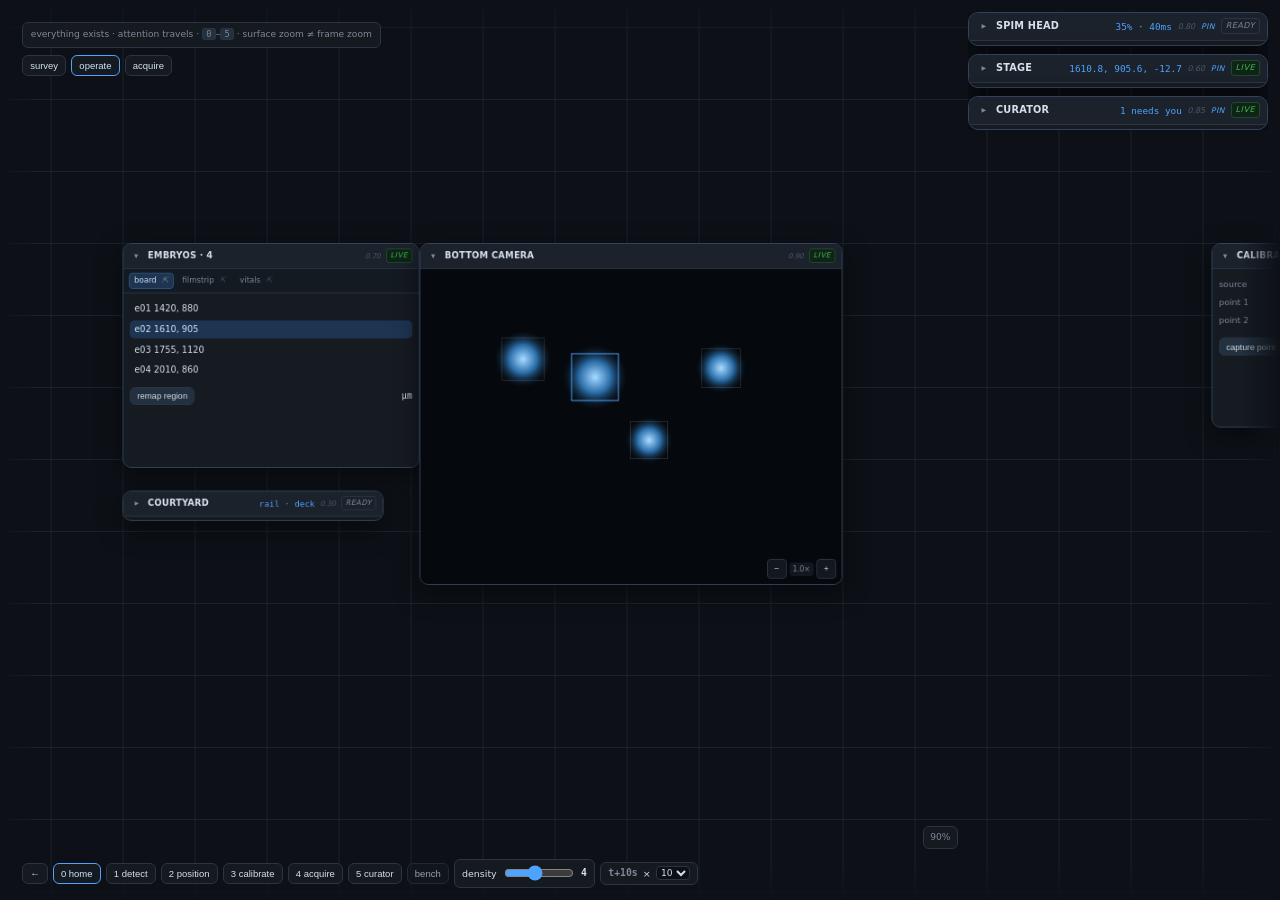
<file: docs/atrium/canvas-surface.html>
<!doctype html>
<meta charset="utf-8">
<title>Gently — the Atrium</title>
<!--
  THE ATRIUM — a spatial interface in which every capability permanently exists
  as a framed window; the only thing that changes is attention, allocated by
  pressure and shared between an operator and an agent that can point but never
  build. An open middle (the bench) ringed by fixed structure (the courtyard).

  Five rules this prototype exists to test.

  1. The surface is a map. Pan and zoom, one continuous plane.
  2. Everything exists. Every capability has a view, always, in the same place.
     Nothing is created or destroyed — attention travels instead.
  3. The surface is protected. Nothing renders on it unframed, orphaned, or
     half-complete. Content too big for its frame gets its OWN internal zoom;
     it never bleeds onto the board. The frame is the boundary between
     zooming the UI and zooming the sample.
  4. A specialist agent keeps the feed current. Its only job is what is live
     and where attention should be — not what the experiment should do.
  5. Zero agent turns required. Every move the curator makes, the operator can
     make by hand. The agent is an accelerant, never a dependency.
-->
<style>
:root{
  --bg:#0d1117; --grid:#1a222c; --card:#161b22; --border:#2b3440; --frame:#33415a;
  --text:#d7e0ea; --muted:#7d8998; --accent:#4ea3ff; --warn:#ef4444;
  --ok:#3fb950; --stale:#d29922;
}
*{box-sizing:border-box}
html,body{margin:0;height:100%;overflow:hidden;background:var(--bg);
  font:13px/1.45 'Inter Tight',system-ui,sans-serif;color:var(--text)}

/* ── surface ──────────────────────────────────────────────────── */
/* R3, one level up: a frame half off the viewport is as half-rendered as
   content escaping its frame. The bench fades at its boundary so a partly
   visible window reads as "there is more that way", never as a broken cut. */
#viewport{position:fixed;inset:0;cursor:grab;overscroll-behavior:none;
  --fade:38px;
  -webkit-mask-image:
    linear-gradient(to right,  transparent 0, #000 var(--fade), #000 calc(100% - var(--fade)), transparent 100%),
    linear-gradient(to bottom, transparent 0, #000 var(--fade), #000 calc(100% - var(--fade)), transparent 100%);
  -webkit-mask-composite:source-in;
  mask-image:
    linear-gradient(to right,  transparent 0, #000 var(--fade), #000 calc(100% - var(--fade)), transparent 100%),
    linear-gradient(to bottom, transparent 0, #000 var(--fade), #000 calc(100% - var(--fade)), transparent 100%);
  mask-composite:intersect}
#viewport.panning{cursor:grabbing}
#viewport::before{content:'';position:absolute;inset:0;pointer-events:none;
  background-image:linear-gradient(var(--grid) 1px,transparent 1px),
                   linear-gradient(90deg,var(--grid) 1px,transparent 1px);
  background-size:var(--gs,80px) var(--gs,80px);
  background-position:var(--gx,0) var(--gy,0)}
#board{position:absolute;top:0;left:0;transform-origin:0 0;will-change:transform}

/* ── rule 3: every thing on the surface is a bounded frame ────── */
.panel{position:absolute;background:var(--card);border:1px solid var(--frame);
  border-radius:10px;display:flex;flex-direction:column;
  overflow:hidden;                 /* the boundary. content cannot escape it. */
  box-shadow:0 8px 28px #0008;
  transition:opacity .35s ease,filter .35s ease,border-color .35s ease}

/* rule 2: unattended panels recede — they never leave */
body.focused .panel{opacity:.2;filter:saturate(.2)}
body.focused .panel.attend{opacity:1;filter:none;border-color:var(--accent)}
.panel.calling{animation:call 1.5s ease-in-out infinite}
@keyframes call{50%{box-shadow:0 8px 28px #0008,0 0 0 3px #4ea3ff55}}

.ph{display:flex;align-items:center;gap:.45rem;padding:.4rem .55rem;flex:0 0 auto;
  background:#1b222c;border-bottom:1px solid var(--border);cursor:grab;user-select:none}
.ph:active{cursor:grabbing}
.ph b{font-weight:600;font-size:.75rem;letter-spacing:.02em;flex:1}
.st{font-size:.62rem;letter-spacing:.06em;padding:.1rem .3rem;border-radius:3px;
  border:1px solid;text-transform:uppercase}
.st.live{color:var(--ok);border-color:#1d4b2a;background:#0f2416}
.st.ready{color:var(--muted);border-color:var(--border);background:#1b222c}
.st.stale{color:var(--stale);border-color:#4a3a11;background:#241c08}
/* every window is a container: children size to the WINDOW, not the viewport.
   the same panel renders differently at 200px in a rail and 500px on the canvas. */
.pb{padding:.55rem;overflow:auto;flex:1;min-height:0;position:relative;
  container-type:inline-size;container-name:win}
@container win (max-width:210px){
  .row{flex-direction:column;align-items:stretch;gap:.05rem;padding:.3rem 0}
  .row span:first-child{font-size:.66rem}
  .row input[type=range]{width:100%}
  .row .btn{width:100%;text-align:center}
}
@container win (min-width:360px){
  .row input[type=range]{width:160px}
  .row{padding:.3rem 0}
}
/* folded is its own rendering: the gauge. open is the control. */
.panel{transition:opacity .35s,filter .35s,border-color .35s,height .28s cubic-bezier(.3,.9,.3,1)}
.panel.folded .pb{display:none}
.panel.folded .peek{display:block}
.peek{display:none;font-family:ui-monospace,monospace;font-size:.72rem;color:var(--accent);
  font-variant-numeric:tabular-nums;white-space:nowrap;overflow:hidden;text-overflow:ellipsis;max-width:52%}
.fold{background:none;border:0;color:var(--muted);cursor:pointer;padding:0 .15rem;
  font-size:.6rem;width:14px;transition:transform .2s}
.panel.folded .fold{transform:rotate(-90deg)}
.fold:hover{color:var(--text)}
.idx{font-size:.6rem;color:#4d5867;font-variant-numeric:tabular-nums}
.pb.flush{padding:0}

/* rule 3: content that cannot fit zooms INSIDE its own frame */
.inner{position:absolute;inset:0;overflow:hidden;background:#05080c}
.inner canvas{position:absolute;top:50%;left:50%;transform-origin:50% 50%;
  transition:transform .18s ease;image-rendering:pixelated}
.izoom{position:absolute;right:6px;bottom:6px;display:flex;gap:3px;z-index:2}
.izoom button{width:22px;height:22px;border-radius:4px;border:1px solid var(--border);
  background:#161b22dd;color:var(--text);cursor:pointer;font-size:.72rem;line-height:1;padding:0}
.izoom span{align-self:center;font-size:.62rem;color:var(--muted);
  background:#161b22dd;padding:.15rem .3rem;border-radius:4px;font-variant-numeric:tabular-nums}

/* rule 3: never blank, never partial — an empty frame says so */
/* ── courtyard schematic: one renderer, preview and thumbnails ── */
.sch{display:grid;gap:2px;background:#0a0e14;border:1px solid var(--border);
  border-radius:5px;padding:2px}
.sch i{border-radius:2px;background:#1b222c}
.sch i.on{background:#2d4f74}
.sch i.free{background:#0d1117;border:1px dashed #2b3440}
.presets{display:flex;gap:6px;flex-wrap:wrap;margin:.1rem 0 .45rem}
.preset{display:flex;flex-direction:column;align-items:center;gap:3px;cursor:pointer;
  padding:.25rem;border-radius:6px;border:1px solid transparent}
.preset:hover{border-color:var(--border);background:#1b222c}
.preset.on{border-color:var(--accent);background:#152436}
.preset span{font-size:.62rem;color:var(--muted)}
.edges{display:flex;flex-direction:column;gap:1px}
.edge{display:flex;align-items:center;gap:.4rem;font-size:.72rem}
.edge label{flex:1;color:var(--muted);text-transform:capitalize}
.edge input[type=text]{width:56px;background:#0d1117;border:1px solid var(--border);
  color:var(--text);border-radius:4px;padding:.1rem .25rem;font:inherit;font-size:.7rem}
/* ── subwindows: addressable children, detachable to the bench ── */
.kids{display:flex;gap:3px;padding:.3rem .45rem;border-bottom:1px solid var(--border);
  background:#141a22;flex:0 0 auto;flex-wrap:wrap}
.kid{font-size:.66rem;padding:.14rem .4rem;border-radius:4px;cursor:pointer;
  border:1px solid transparent;color:var(--muted);white-space:nowrap}
.kid:hover{background:#212a35;color:var(--text)}
.kid.on{background:#1d3550;color:#cfe6ff;border-color:#2d4f74}
.kid .u{color:var(--stale);margin-left:.2rem;font-variant-numeric:tabular-nums}
.kid .pop{opacity:.45;margin-left:.25rem}
.kid .pop:hover{opacity:1;color:var(--accent)}
.panel.folded .kids{display:none}
.hollow{display:flex;align-items:center;justify-content:center;height:100%;
  color:#4d5867;font-size:.72rem;border:1px dashed #263040;border-radius:6px;margin:.1rem}

.row{display:flex;align-items:center;justify-content:space-between;gap:.5rem;padding:.22rem 0}
.row span:first-child{color:var(--muted);font-size:.73rem}
.mono{font-variant-numeric:tabular-nums;font-family:ui-monospace,monospace;font-size:.75rem}
input[type=range]{width:92px;accent-color:var(--accent)}
.btn{background:#22303f;border:1px solid var(--border);color:var(--text);border-radius:6px;
  padding:.28rem .55rem;font-size:.73rem;cursor:pointer;white-space:nowrap}
.btn:hover{border-color:var(--accent)}
.btn.danger{background:#3a1c1c;border-color:#5c2626;color:#ffb4b4}
.list{display:flex;flex-direction:column;gap:2px}
.list div{padding:.25rem .4rem;border-radius:5px;font-size:.75rem;cursor:pointer}
.list div:hover{background:#212a35}
.list div.sel{background:#1d3550;color:#cfe6ff}

/* ── pinned layer: fixed to the viewport, never travels ───────── */
/* the courtyard: fixed cloister around an open middle.
   geometry comes from CONFIG.courtyard — see the top of the script. */
#pinned{position:fixed;inset:0;pointer-events:none;display:grid;z-index:5}
.slot{display:flex;gap:8px;pointer-events:none;min-height:0}
.slot.vert{flex-direction:column;align-self:start;overflow:auto}
.slot.horz{flex-direction:row;flex-wrap:wrap;align-items:flex-end}
/* a pinned panel drops out of board coordinates and flows in its slot */
.slot .panel{pointer-events:auto;position:relative;left:auto!important;top:auto!important;
  width:var(--pw,auto)!important;flex:0 0 auto;box-shadow:0 6px 22px #000a}
.slot .panel .ph{cursor:default}
body.focused .slot .panel{opacity:1;filter:none}   /* pinned never recedes */
.pinmark{color:var(--accent);font-size:.6rem;letter-spacing:.05em}

/* ── chrome ───────────────────────────────────────────────────── */
#hud{display:flex;gap:5px;pointer-events:auto;align-items:center;flex:0 0 auto}
/* R9: chrome lives in the grid's FREE cell — the open middle — so it can never
   collide with a courtyard resident, whatever edges config declares. */
#chrome{grid-area:free;pointer-events:none;display:grid;
  grid-template-columns:auto 1fr auto;grid-template-rows:auto 1fr auto;
  grid-template-areas:"tl . tr" ". . ." "bl . br";z-index:6}
#chrome > *{pointer-events:auto}
#lay{grid-area:tl;display:flex;gap:5px;align-self:start;flex-direction:column;align-items:flex-start}
#lay .row{display:flex;gap:5px}
#lay .btn{background:#161b22ee;backdrop-filter:blur(6px)}
#lay .btn.here{border-color:var(--accent);color:#cfe6ff}
#hud .btn{background:#161b22ee;backdrop-filter:blur(6px)}
#hud .btn.here{border-color:var(--accent);color:#cfe6ff}
#hud .btn:disabled{opacity:.35;cursor:default}
#hud .btn:disabled:hover{border-color:var(--border)}
#zoom{grid-area:br;align-self:end;justify-self:end;color:var(--muted);font-size:.7rem;
  background:#161b22ee;padding:.3rem .5rem;border-radius:6px;border:1px solid var(--border);
  font-variant-numeric:tabular-nums}
#hint{color:var(--muted);font-size:.7rem;
  background:#161b22ee;padding:.4rem .6rem;border-radius:6px;border:1px solid var(--border)}
kbd{background:#22303f;border:1px solid var(--border);border-radius:3px;padding:0 .25rem;font-size:.66rem}
</style>

<div id="viewport"><div id="board"></div></div>
<!-- screen-bound layer. same panels, different coordinate space. -->
<div id="pinned"></div>
<template id="chrome-tpl">
  <div id="lay">
    <div id="hint">everything exists · attention travels · <kbd>0</kbd>–<kbd>5</kbd> · surface zoom ≠ frame zoom</div>
    <div class="row">
      <button class="btn" data-lay="survey">survey</button>
      <button class="btn" data-lay="operate">operate</button>
      <button class="btn" data-lay="acquire">acquire</button>
    </div>
  </div>
</template>
<div id="hud">
  <button class="btn" id="back" title="back" disabled>&larr;</button>
  <button class="btn" data-go="home">0 home</button>
  <button class="btn" data-go="detect">1 detect</button>
  <button class="btn" data-go="position">2 position</button>
  <button class="btn" data-go="calibrate">3 calibrate</button>
  <button class="btn" data-go="acquire">4 acquire</button>
  <button class="btn" data-go="curate">5 curator</button>
  <button class="btn" data-go="bench" style="opacity:.7">bench</button>
  <span class="btn" style="display:flex;gap:.4rem;align-items:center;cursor:default">
    density <input type="range" id="density" min="1" max="8" value="5" style="width:70px">
    <b id="density-n" class="mono">5</b></span>
  <span class="btn" style="display:flex;gap:.4rem;align-items:center;cursor:default">
    <b id="clock" class="mono" style="color:var(--muted)">t+0s</b>
    ×<select id="speed" style="background:#0d1117;color:var(--text);border:1px solid var(--border);
      border-radius:4px;font:inherit;font-size:.7rem">
      <option>1</option><option selected>10</option><option>60</option></select></span>
</div>
<template id="zoom-tpl"><div id="zoom">100%</div></template>


<script>
/* ════ CONFIG ═══════════════════════════════════════════════════
   The whole surface is described here. Nothing below needs editing to
   move the courtyard, add an edge, retune the index, or add a layout. */
const CONFIG = {
  courtyard: {
    pad: 12, gap: 10,
    /* which edges exist, and how thick. add or delete a line to change
       the shape of the cloister. */
    edges: {
      rail: {side:'right',  size:'300px', panelWidth:null},
      deck: {side:'bottom', size:'auto',  panelWidth:'280px'},
      // dock:  {side:'left', size:'260px'},
      // strip: {side:'top',  size:'auto'},
    },
    /* who owns the corners: 'sides' → left/right run full height,
       'ends' → top/bottom run full width. */
    corners: 'sides',
  },
  /* the landing: board coords + scale. density is per-layout. */
  home: {cx:655, cy:310, scale:.9},
  /* release policy. pressure = crit x (1 + overdue), and the ladder is a
     threshold on that one number rather than an authored policy table. */
  release: {
    ladder: [
      {at:0,    channel:'gauge',  cost:'nothing'},
      {at:0.85, channel:'chip',   cost:'a glance if they look'},
      {at:1.25, channel:'open',   cost:'a glance they will take'},
      {at:1.80, channel:'offer',  cost:'a decision'},
      {at:2.50, channel:'seize',  cost:'the current task'},
      {at:3.30, channel:'notify', cost:'a context switch'},
      {at:4.30, channel:'email',  cost:'their evening'},
    ],
    /* the cap. pressure can never win past this, whatever it climbs to. */
    maxChannel: 'notify',
    overdueCap: 3,          // an overdue fact stops getting louder eventually
  },
  clock: {speed: 1},        // time compression, for feeling an hour in a minute
  /* attention layouts: what is pinned where, and where the canvas looks. */
  layouts: {
    survey:  {pin:{}, look:'bench', density:8},
    operate: {pin:{'p-stage':'rail','p-curator':'rail','p-spim':'rail'},
              look:'detect', density:4},
    acquire: {pin:{'p-acq':'deck','p-events':'deck','p-curator':'rail','p-stage':'rail'},
              look:'watch', density:3},
  },
  default: 'operate',
};
/* ═══════════════════════════════════════════════════════════════ */

const vp=document.getElementById('viewport'), board=document.getElementById('board');
/* #zoom starts life inside a <template> and only enters the DOM when seatHud
   clones it, so it cannot be captured at parse time. Resolve on first use. */
let zoomLabel=null;
const zoomEl=()=>(zoomLabel ??= document.getElementById('zoom'));
const clamp=(v,a,b)=>Math.min(b,Math.max(a,v));

/* ── rule 1: the surface ──────────────────────────────────────── */
let vx=0, vy=0, scale=1; const MIN=.25, MAX=2.5;
function apply(){
  board.style.transform=`translate(${vx}px,${vy}px) scale(${scale})`;
  vp.style.setProperty('--gs',80*scale+'px');
  vp.style.setProperty('--gx',vx+'px'); vp.style.setProperty('--gy',vy+'px');
  const z=zoomEl(); if(z) z.textContent=Math.round(scale*100)+'%';
}
/* zoom keeps the point under the cursor pinned */
function zoomAt(cx,cy,k){
  stopGlide();
  const ns=clamp(scale*k,MIN,MAX);
  vx=cx-(cx-vx)*(ns/scale); vy=cy-(cy-vy)*(ns/scale); scale=ns; apply();
}
vp.addEventListener('wheel',e=>{
  if(e.target.closest('.inner')) return;      // rule 3: frames own their own zoom
  e.preventDefault(); zoomAt(e.clientX,e.clientY,Math.exp(-e.deltaY*.0015));
},{passive:false});

vp.addEventListener('pointerdown',e=>{
  if(e.target.closest('.panel')) return;
  stopGlide(); vp.setPointerCapture(e.pointerId); vp.classList.add('panning');
  const sx=e.clientX-vx, sy=e.clientY-vy;
  const move=m=>{vx=m.clientX-sx; vy=m.clientY-sy; apply();};
  vp.addEventListener('pointermove',move);
  vp.addEventListener('pointerup',()=>{vp.removeEventListener('pointermove',move);
    vp.classList.remove('panning');},{once:true});
});

/* ── rule 2: attention travels, the board stays put ───────────── */
function bbox(ps){return [Math.min(...ps.map(p=>p.offsetLeft)), Math.min(...ps.map(p=>p.offsetTop)),
  Math.max(...ps.map(p=>p.offsetLeft+p.offsetWidth)), Math.max(...ps.map(p=>p.offsetTop+p.offsetHeight))];}
/* a running glide must lose to anything newer — a later navigation, or the
   operator grabbing the board. otherwise you land where you did not ask. */
let glideGen=0;
const stopGlide=()=>{glideGen++;};
function glide(tx,ty,ts){
  const gen=++glideGen, sx=vx, sy=vy, ss=scale, t0=performance.now(), D=430;
  (function step(now){
    if(gen!==glideGen) return;                       // superseded
    const k=Math.min(1,(now-t0)/D), e=1-Math.pow(1-k,3);
    vx=sx+(tx-sx)*e; vy=sy+(ty-sy)*e; scale=ss+(ts-ss)*e; apply();
    if(k<1) requestAnimationFrame(step);
  })(performance.now());
}
function frame(ps,pad){
  if(!ps.length) return;
  const [x1,y1,x2,y2]=bbox(ps);
  const ts=clamp(Math.min(innerWidth/(x2-x1+pad*2),innerHeight/(y2-y1+pad*2)),MIN,MAX);
  glide((innerWidth-(x2-x1)*ts)/2-x1*ts,(innerHeight-(y2-y1)*ts)/2-y1*ts,ts);
}
/* the geography IS the workflow — the operator's steps are places, always the same place */
/* the landing. authored, not computed — you arrive at the same place every time.
   density = how much is legible here: detect+position crisp, calibrate+curator
   peripheral at the edge, acquire over the horizon until you travel to it. */
const HOME=CONFIG.home;
function home(anim){
  const tx=innerWidth/2-HOME.cx*HOME.scale, ty=innerHeight/2-HOME.cy*HOME.scale;
  document.body.classList.remove('focused');
  allPanels().forEach(p=>p.classList.remove('attend','calling'));
  document.querySelectorAll('#hud .btn').forEach(b=>b.classList.toggle('here',b.dataset.go==='home'));
  remember('home');
  if(anim){ glide(tx,ty,HOME.scale); } else { stopGlide(); vx=tx; vy=ty; scale=HOME.scale; apply(); }
}

const STEPS={bench:null, design:['p-design'], releases:['p-releases'], vitals:['p-embryos'], detect:['p-embryos','p-view'], position:['p-spim','p-stage'],
  calibrate:['p-cal'], acquire:['p-acq'], curate:['p-curator'], watch:['p-view']};
/* ── attention history ──────────────────────────────────────────
   travel is navigation, so it needs a back. without one you land somewhere,
   lose where you were, and rebuild it from the geography. */
const TRAIL=[]; const TRAIL_MAX=40;
let travelling=false;                       // suppress recording during a pop
function remember(dest){
  if(travelling || TRAIL[TRAIL.length-1]===dest) return;
  TRAIL.push(dest);
  if(TRAIL.length>TRAIL_MAX) TRAIL.shift();
  paintTrail();
}
function back(){
  if(TRAIL.length<2) return false;
  TRAIL.pop();                              // the place we are standing
  const dest=TRAIL[TRAIL.length-1];
  travelling=true; attend(dest); travelling=false;
  paintTrail();
  return true;
}
function paintTrail(){
  const b=document.getElementById('back');
  if(!b) return;
  b.disabled=TRAIL.length<2;
  b.title=TRAIL.length<2?'nowhere to go back to':`back to ${TRAIL[TRAIL.length-2]}`;
}

const ORDER=['home','detect','position','calibrate','acquire','curate'];
function attend(k, explicit){
  if(typeof k==='string') remember(k);
  if(k==='home') return home(true);
  if(typeof k==='string' && k.includes(':')){          // a subwindow is a destination
    const [pid,kid]=k.split(':');
    const parent=document.getElementById(pid);
    const detached=document.getElementById(pid+'-'+kid);
    if(detached) return attend(null,[detached]);
    if(parent && parent._kids?.some(c=>c.key===kid)){
      parent._active=kid; paintKids(parent); fold(parent,false);
      return attend(null,[parent]);
    }
    return;
  }
  if(explicit){                                        // travel to given elements
    document.body.classList.add('focused');
    allPanels().forEach(p=>{const on=explicit.includes(p);
      p.classList.toggle('attend',on); p.classList.remove('calling');
      if(on&&!p.dataset.slot) fold(p,false);});
    document.querySelectorAll('#hud .btn').forEach(b=>b.classList.remove('here'));
    return frame(explicit.filter(e=>!e.dataset.slot),110);
  }
  if(!(k in STEPS)) return;
  const ids=STEPS[k];
  document.body.classList.toggle('focused',!!ids);
  allPanels().forEach(p=>{
    const on=!!ids&&ids.includes(p.id);
    p.classList.toggle('attend',on); p.classList.remove('calling');
    /* attention implies the open view — you never travel to a gauge */
    if(on && !p.dataset.slot) fold(p,false);
  });
  document.querySelectorAll('#hud .btn').forEach(b=>b.classList.toggle('here',b.dataset.go===k));
  const tgt=(ids?ids.map(i=>document.getElementById(i)):onCanvas()).filter(e=>e&&!e.dataset.slot);
  frame(tgt.length?tgt:onCanvas(), ids?110:70);
}
document.querySelectorAll('[data-go]').forEach(b=>b.onclick=()=>attend(b.dataset.go));
/* travel keys must not steal from a focused control — typing "40" into an
   exposure field would otherwise fling the operator to home, then acquire. */
addEventListener('keydown',e=>{
  if(e.metaKey||e.ctrlKey||e.altKey) return;
  const t=e.target;
  if(t.isContentEditable || /^(INPUT|TEXTAREA|SELECT|BUTTON)$/.test(t.tagName)) return;
  if(/^[0-5]$/.test(e.key)) return attend(ORDER[+e.key]);
  if(e.key==='Backspace'){ e.preventDefault(); return back(); }
  /* travel to the nearest window in a direction — the bench is a map, so
     arrow keys should move across it, not scroll it. */
  const dir={ArrowLeft:[-1,0],ArrowRight:[1,0],ArrowUp:[0,-1],ArrowDown:[0,1]}[e.key];
  if(dir){ e.preventDefault(); step(dir); }
});

/* nearest window whose centre lies in the given direction, preferring
   small lateral offset so a row reads as a row. */
function step([dx,dy]){
  const cur=board.querySelector('.panel.attend') || onCanvas()[0];
  if(!cur) return;
  const cx=cur.offsetLeft+cur.offsetWidth/2, cy=cur.offsetTop+cur.offsetHeight/2;
  let best=null, bestCost=Infinity;
  for(const el of onCanvas()){
    if(el===cur) continue;
    const x=el.offsetLeft+el.offsetWidth/2, y=el.offsetTop+el.offsetHeight/2;
    const along=(x-cx)*dx+(y-cy)*dy, lateral=Math.abs((x-cx)*dy-(y-cy)*dx);
    if(along<=8) continue;                                   // must be that way
    const cost=along+lateral*2;                              // punish drifting off-axis
    if(cost<bestCost){ bestCost=cost; best=el; }
  }
  if(best) attend(null,[best]);
}

/* ── rule 3: a panel is a frame, a state, and clipped content ─── */
const FOLDED_H=34;
/* a window may hold addressable children. a child is a full destination —
   attend('p-embryos:vitals') — and can be detached into a window of its own. */
function panel({id,title,x,y,w,h,state='ready',flush,body,peek='',freq=0,crit=.5,tol=0,children}){
  const el=document.createElement('div');
  el.className='panel'; el.id=id;
  el.dataset.h=h; el.dataset.crit=crit; el.dataset.tol=tol;
  el.dataset.freq=freq; el.dataset.since=0; el.dataset.rung=0;
  el.style.cssText=`left:${x}px;top:${y}px;width:${w}px;height:${h}px`;
  el._peek = typeof peek==='function' ? ()=>peek(el) : ()=>peek;
  el._kids = children || null;
  if(children) el._active = children[0].key;
  el.innerHTML=`<div class="ph"><button class="fold" title="fold / open">▼</button>
      <b>${title}</b><span class="peek">${el._peek()}</span>
      <i class="idx">${pressure(el).toFixed(2)}</i><i class="st ${state}">${state}</i></div>
    ${children?'<div class="kids"></div>':''}
    <div class="pb${flush?' flush':''}">${children?'':body}</div>`;
  el.querySelector('.fold').onclick = e => { e.stopPropagation(); fold(el, !el.classList.contains('folded')); };
  const ph=el.querySelector('.ph');
  ph.addEventListener('pointerdown',e=>{
    ph.setPointerCapture(e.pointerId);
    const ox=e.clientX,oy=e.clientY,px=el.offsetLeft,py=el.offsetTop;
    const move=m=>{el.style.left=px+(m.clientX-ox)/scale+'px';   // /scale: tracks the cursor at any zoom
                   el.style.top =py+(m.clientY-oy)/scale+'px';};
    ph.addEventListener('pointermove',move);
    ph.addEventListener('pointerup',()=>{
      ph.removeEventListener('pointermove',move); saveLayout();
    },{once:true});
  });
  board.appendChild(el);
  if(children){ children.forEach(k=>{ k.since=0; k.rung=0; }); paintKids(el); }
  return el;
}

/* ── subwindow rendering, addressing and detachment ─────────────── */
function kidUrgency(k){
  if(!k.tol || k.resolved) return 0;
  return +((k.crit||0)*Math.max(0,Math.min((CLOCK-(k.since||0))/k.tol,
    CONFIG.release.overdueCap))).toFixed(3);
}
function paintKids(el){
  if(!el._kids) return;
  const strip=el.querySelector('.kids'), pb=el.querySelector('.pb');
  strip.innerHTML=el._kids.map(k=>{
    const u=kidUrgency(k);
    return `<span class="kid ${k.key===el._active?'on':''}" data-kid="${k.key}">${k.title}
      ${u>=CONFIG.release.ladder[1].at?`<i class="u">${u.toFixed(1)}</i>`:''}
      <i class="pop" data-pop="${k.key}" title="detach onto the bench">⇱</i></span>`;}).join('');
  strip.querySelectorAll('[data-kid]').forEach(n=>n.onclick=e=>{
    if(e.target.dataset.pop) return;
    el._active=n.dataset.kid; paintKids(el);});
  strip.querySelectorAll('[data-pop]').forEach(n=>n.onclick=e=>{
    e.stopPropagation(); detach(el, n.dataset.pop);});
  const k=el._kids.find(k=>k.key===el._active);
  if(k) pb.innerHTML=k.body;
}
/* a child becomes a window of its own, on the bench, next to its parent */
function detach(parent, key){
  const i=parent._kids.findIndex(k=>k.key===key); if(i<0) return;
  const k=parent._kids.splice(i,1)[0];
  if(parent._active===key) parent._active=parent._kids[0]?.key;
  const id=parent.id+'-'+key;
  const el=panel({id, title:k.title.toUpperCase(), w:parent.offsetWidth, h:parent.offsetHeight,
    x:parent.offsetLeft+40, y:parent.offsetTop+parent.offsetHeight+24,
    state:'ready', body:k.body, peek:()=>k.gauge||'—',
    crit:k.crit||.4, tol:k.tol||0});
  el.dataset.since=k.since||0; el.dataset.rung=k.rung||0;
  el.dataset.detachedFrom=parent.id;
  if(!parent._kids.length){ parent._kids=null; parent.querySelector('.kids')?.remove(); }
  else paintKids(parent);
  attend(null, [el]);
  return el;
}

/* ── live state ─────────────────────────────────────────────────
   one source, one render pass. gauges refresh at reading speed (4 Hz),
   NOT at data rate — nobody reads a number thirty times a second.
   ponytail: single global tick, per-panel cadence if a gauge ever needs it. */
const S={calDone:false, x:1610.4, y:905.2, z:-12.8, fps:30, found:4, events:0, since:0, laser:35, exp:40};
const n1=v=>v.toFixed(1);
function drift(){
  S.x += (Math.random()-.5)*1.4;  S.y += (Math.random()-.5)*1.4;
  S.z += (Math.random()-.5)*0.25;
  S.fps = 28 + Math.random()*4;
  if(Math.random()<.06){ S.events++; S.since=0; } else S.since += .25;
  if(Math.random()<.02) S.found = 3 + (Math.random()*3|0);
}
const set=(id,v)=>{const e=document.getElementById(id); if(e) e.textContent=v;};
function render(){
  // folded windows: repaint the gauge
  document.querySelectorAll('.panel.folded').forEach(el=>{
    const t=el._peek(); const g=el.querySelector('.peek');
    if(g.textContent!==t) g.textContent=t;
  });
  // open windows: the same numbers, in full
  set('v-x', n1(S.x)+' µm'); set('v-y', n1(S.y)+' µm'); set('v-z', n1(S.z)+' µm');
  set('v-found', S.found); set('v-events', S.events);
  const ev=document.getElementById('ev-body');
  if(ev) ev.innerHTML = S.events
    ? `<div class="list">${Array.from({length:Math.min(S.events,6)},(_,i)=>
        `<div>t+${(S.since+i*7).toFixed(0)}s · frame written</div>`).join('')}</div>`
    : `<div class="hollow">no events this session</div>`;
}
setInterval(()=>{
  CLOCK += .25*CONFIG.clock.speed;
  drift(); render(); releasePass();
  const c=document.getElementById('clock');
  if(c) c.textContent=`t+${CLOCK|0}s`;
}, 250);

/* folding never moves anything — geography survives, so muscle memory does too */
function fold(el,on){
  el.classList.toggle('folded',on);
  el.style.height = (on ? FOLDED_H : +el.dataset.h) + 'px';
}
/* density: how many windows are open at once. the rest fold to their gauge. */
function setDensity(n){
  const ps=onCanvas().sort((a,b)=>salience(b)-salience(a));   // pinned windows opt out
  ps.forEach((el,i)=>fold(el, i>=n));
  document.getElementById('density-n').textContent=n;
  requestAnimationFrame(relieve);
}
document.getElementById('density').oninput = e => setDensity(+e.target.value);
document.getElementById('speed').onchange = e => CONFIG.clock.speed = +e.target.value;
CONFIG.clock.speed = 10;

/* build the cloister from CONFIG.courtyard — grid template and slot
   elements both, so a new edge is one config line and nothing else. */
function buildCourtyard(c){
  const host=document.getElementById('pinned');
  /* evacuate before demolishing: windows go home to the canvas, the chip bar
     to the body. wiping innerHTML with residents inside would delete them. */
  host.querySelectorAll('.panel').forEach(el=>unpin(el.id));
  const hud=host.querySelector('#hud');     if(hud)    document.body.appendChild(hud);
  const chrome=host.querySelector('#chrome'); if(chrome) document.body.appendChild(chrome);
  host.innerHTML='';
  const at=side=>Object.keys(c.edges).find(k=>c.edges[k].side===side);
  const [L,R,T,B]=['left','right','top','bottom'].map(at);
  const size=k=>k?c.edges[k].size:'0px';
  const cell=k=>k||'.';
  const sides = c.corners==='sides';
  /* corners go to whichever axis owns them */
  const rows = sides
    ? [[cell(L),cell(T),cell(R)], [cell(L),'free',cell(R)], [cell(L),cell(B),cell(R)]]
    : [[cell(T),cell(T),cell(T)], [cell(L),'free',cell(R)], [cell(B),cell(B),cell(B)]];
  Object.assign(host.style,{
    padding:c.pad+'px', gap:c.gap+'px',
    gridTemplateColumns:`${size(L)} 1fr ${size(R)}`,
    gridTemplateRows:`${size(T)} 1fr ${size(B)}`,
    gridTemplateAreas:rows.map(r=>`"${r.join(' ')}"`).join(' '),
  });
  for(const [name,e] of Object.entries(c.edges)){
    const d=document.createElement('div');
    d.className='slot '+(e.side==='left'||e.side==='right'?'vert':'horz');
    d.id='slot-'+name; d.style.gridArea=name;
    if(e.panelWidth) d.style.setProperty('--pw',e.panelWidth);
    host.appendChild(d);
  }
}
buildCourtyard(CONFIG.courtyard);

/* Everything screen-bound is a resident. The chip bar rides in whichever edge
   config placed at the bottom; the rest of the chrome lives in the free cell,
   which no courtyard edge can ever occupy. */
function seatHud(c){
  const host=document.getElementById('pinned');
  let chrome=document.getElementById('chrome');
  if(!chrome){
    chrome=document.createElement('div'); chrome.id='chrome';
    chrome.appendChild(document.getElementById('chrome-tpl').content.cloneNode(true));
    chrome.appendChild(document.getElementById('zoom-tpl').content.cloneNode(true));
  }
  host.appendChild(chrome);

  const hud=document.getElementById('hud');
  const e=Object.entries(c.edges).find(([,v])=>v.side==='bottom');
  const slot=e && document.getElementById('slot-'+e[0]);
  if(slot){ slot.prepend(hud); hud.style.cssText=''; }
  else { chrome.querySelector('#lay').appendChild(hud); hud.style.cssText='margin-top:5px'; }

    document.querySelectorAll('[data-go]').forEach(b=>b.onclick=()=>attend(b.dataset.go));
  document.getElementById('density').oninput=e2=>setDensity(+e2.target.value);
  document.getElementById('speed').onchange=e2=>CONFIG.clock.speed=+e2.target.value;
  const bk=document.getElementById('back'); if(bk){ bk.onclick=back; paintTrail(); }
}
seatHud(CONFIG.courtyard);

/* ── attention layouts ──────────────────────────────────────────
   a layout is two decisions: which windows are screen-bound (always there,
   whatever attention does) and where the canvas is looking. safety and
   orientation get pinned; the thing you are working on stays on the surface. */
function pin(id,slot){
  const el=document.getElementById(id);
  if(!document.getElementById('slot-'+slot)) return unpin(id);   // edge no longer exists
  if(el.dataset.slot===slot) return;
  if(!el.dataset.ox){ el.dataset.ox=el.style.left; el.dataset.oy=el.style.top; }
  el.dataset.slot=slot;
  document.getElementById('slot-'+slot).appendChild(el);
}
function unpin(id){
  const el=document.getElementById(id);
  if(!el.dataset.slot) return;
  el.style.left=el.dataset.ox; el.style.top=el.dataset.oy;
  delete el.dataset.slot;
  board.appendChild(el);
}
const onCanvas = () => [...board.children];
const allPanels = () => [...document.querySelectorAll('.panel')];

const LAYOUTS=CONFIG.layouts;
let layout='survey';
function setLayout(name){
  const L=LAYOUTS[name]; if(!L) return;
  layout=name;
  allPanels().forEach(el=>{ const want=L.pin[el.id];
    want ? pin(el.id,want) : unpin(el.id); });
  allPanels().forEach(el=>{
    const p=!!el.dataset.slot;
    el.querySelector('.ph').classList.toggle('pinned-head',p);
    let m=el.querySelector('.pinmark');
    if(p && !m){ m=document.createElement('i'); m.className='pinmark'; m.textContent='PIN';
      el.querySelector('.st').before(m); }
    if(!p && m) m.remove();
    if(p) fold(el,true);                    // pinned windows ride as gauges
  });
  document.getElementById('density').value=L.density;
  setDensity(L.density);
  document.querySelectorAll('#lay .btn').forEach(b=>b.classList.toggle('here',b.dataset.lay===name));
  attend(L.look);
  requestAnimationFrame(()=>{ relieve(); saveLayout(); });
}
document.querySelectorAll('[data-lay]').forEach(b=>b.onclick=()=>setLayout(b.dataset.lay));

/* ── inner pressure ─────────────────────────────────────────────
   a window whose content does not fit claims space outward, bounded by what
   is actually free. pressure propagates: a pressed resident widens its edge.
   ponytail: measured on demand, not observed — swap in ResizeObserver if
   content starts changing size without a layout call. */
const PRESSURE={panelH:.78, edgeW:.34};

/* ── pressure, one primitive ────────────────────────────────────
   every scale is the same two functions: how far a demand exceeds its
   container, and how much of that a bounded container can give back. */
const strain = (demand, capacity) => Math.max(0, demand - capacity);
const give   = (current, need, cap) => Math.min(current + need, cap);

/* Two quantities, not one. Importance is not urgency — importance amplifies
   urgency, it does not manufacture it. Collapsing them made a merely-critical
   window shout while perfectly fresh.

   urgency  = crit x overdue     0 when fresh. drives the release ladder.
   salience = crit + urgency     always > 0. drives deck ranking.  */
let CLOCK=0;                                   // seconds, compressible
function urgency(el){
  const crit=+el.dataset.crit||0, tol=+el.dataset.tol||0;
  if(!tol) return 0;                           // nothing that cannot go stale is urgent
  /* resolved is not the same as refreshed. a solved transform is done; it does
     not restart its staleness clock and creep back up the ladder. */
  if(el.dataset.resolved==='1') return 0;
  const overdue=Math.min((CLOCK-(+el.dataset.since||0))/tol, CONFIG.release.overdueCap);
  return +(crit*Math.max(0,overdue)).toFixed(3);
}
function salience(el){
  const kid=el._kids?Math.max(0,...el._kids.map(kidUrgency)):0;
  return +((+el.dataset.crit||0)+Math.max(urgency(el),kid)).toFixed(3);
}
const pressure = salience;                     // what the gauges display
function channelFor(p){
  const L=CONFIG.release.ladder;
  const capIdx=L.findIndex(r=>r.channel===CONFIG.release.maxChannel);
  let i=0; while(i+1<L.length && p>=L[i+1].at) i++;
  return Math.min(i, capIdx<0?L.length-1:capIdx);
}
/* a container query can reflow content in response to the width we just set,
   so one measurement is stale by definition. settle over a couple of passes. */
function relieve(passes=2){
  for(let i=0;i<passes;i++) relievePass();
}
function relievePass(){
  allPanels().forEach(el=>{
    if(el.classList.contains('folded')) return;
    const pb=el.querySelector('.pb'), over=pb.scrollHeight-pb.clientHeight;
    if(over<=2) return;
    const cap=Math.round(innerHeight*PRESSURE.panelH);
    const want=Math.min(el.offsetHeight+over+2, cap);
    if(want>el.offsetHeight){ el.style.height=want+'px'; el.dataset.h=want; }
  });
  // edge pressure: a side edge widens if its residents are still squeezed
  Object.entries(CONFIG.courtyard.edges).forEach(([name,e])=>{
    if(e.side!=='left'&&e.side!=='right') return;
    const slot=document.getElementById('slot-'+name); if(!slot) return;
    const squeezed=[...slot.children].filter(el=>el.classList?.contains('panel'))
      .reduce((m,el)=>{const pb=el.querySelector('.pb');
        return Math.max(m, pb ? pb.scrollWidth-pb.clientWidth : 0);},0);
    if(squeezed<=2) return;
    const cur=slot.getBoundingClientRect().width;
    const cap=Math.round(innerWidth*PRESSURE.edgeW);
    const want=Math.min(Math.ceil(cur+squeezed+4), cap);
    if(want>cur){ CONFIG.courtyard.edges[name].size=want+'px';
      buildCourtyardSizes(); }
  });
}
/* resize an existing edge without demolishing the courtyard */
function buildCourtyardSizes(){
  const c=CONFIG.courtyard, host=document.getElementById('pinned');
  const at=side=>Object.keys(c.edges).find(k=>c.edges[k].side===side);
  const size=k=>k?c.edges[k].size:'0px';
  host.style.gridTemplateColumns=`${size(at('left'))} 1fr ${size(at('right'))}`;
  host.style.gridTemplateRows=`${size(at('top'))} 1fr ${size(at('bottom'))}`;
  paintDesigner();
}

/* ── release: what reaches the human, through which channel ─────
   release at the lowest channel that will still be seen in time. a window
   only ever climbs — one release per rung, so nothing spams. */
const RELEASES=[];
function releasePass(){
  let deckDirty=false;
  allPanels().forEach(el=>{
    /* a child pressing makes its parent press — the parent is how you get to it */
    const kidMax=el._kids?Math.max(0,...el._kids.map(kidUrgency)):0;
    if(!+el.dataset.tol && !kidMax) return;
    const p=Math.max(urgency(el),kidMax), rung=channelFor(p), was=+el.dataset.rung;
    if(rung<=was) return;                       // only escalate
    el.dataset.rung=rung;
    const L=CONFIG.release.ladder[rung];
    RELEASES.unshift({t:CLOCK, id:el.id, title:el.querySelector('b').textContent,
                      p:p.toFixed(2), channel:L.channel, cost:L.cost});
    switch(L.channel){
      case 'chip':   el.querySelector('.st').className='st stale'; break;
      case 'open':   deckDirty=true; break;                 // earns an open slot
      case 'offer':  el.classList.add('calling'); break;    // curator asks
      case 'seize':  attend(Object.keys(STEPS).find(k=>(STEPS[k]||[]).includes(el.id))||'bench');
                     break;
      case 'notify': el.classList.add('calling'); break;    // would leave the app
      case 'email':  break;
    }
  });
  allPanels().filter(e=>e._kids).forEach(paintKids);
  if(deckDirty) setDensity(+document.getElementById('density').value);
  if(RELEASES.length) paintReleases();
}
function paintReleases(){
  const b=document.getElementById('rel-body'); if(!b) return;
  b.innerHTML = RELEASES.length ? `<div class="list">${RELEASES.slice(0,14).map(r=>
    `<div title="${r.cost}"><span class="mono" style="color:var(--muted)">t+${r.t|0}s</span>
      <b style="font-weight:600">${r.channel}</b>
      <span style="color:var(--muted)">${r.title.trim()}</span>
      <span class="mono" style="float:right;color:var(--accent)">${r.p}</span></div>`).join('')}</div>`
    : `<div class="hollow">nothing released yet</div>`;
}

/* ── persistence ────────────────────────────────────────────────
   the bench is arranged, not generated, so an arrangement must survive a
   reload or the operator re-does it every session. */
const SAVE_KEY='gently.atrium.v1';
function saveLayout(){
  try{ localStorage.setItem(SAVE_KEY, JSON.stringify({
    courtyard: CONFIG.courtyard, layout, density:+document.getElementById('density').value,
    pos: Object.fromEntries(allPanels().map(el=>[el.id,
      {x:+el.dataset.ox||el.offsetLeft, y:+el.dataset.oy||el.offsetTop}])),
  })); }catch(_){}
}
function restoreLayout(){
  let d; try{ d=JSON.parse(localStorage.getItem(SAVE_KEY)||'null'); }catch(_){ }
  if(!d) return false;
  if(d.courtyard){ CONFIG.courtyard=d.courtyard; buildCourtyard(d.courtyard); seatHud(d.courtyard); }
  for(const [id,p] of Object.entries(d.pos||{})){
    const el=document.getElementById(id);
    if(el && !el.dataset.slot){ el.style.left=p.x+'px'; el.style.top=p.y+'px'; }
  }
  if(d.layout && LAYOUTS[d.layout]) setLayout(d.layout);
  if(d.density){ document.getElementById('density').value=d.density; setDensity(d.density); }
  return true;
}
function forgetLayout(){ try{ localStorage.removeItem(SAVE_KEY); }catch(_){} }

/* ── the courtyard designer ─────────────────────────────────────
   a meta window: it edits the shape of the cloister that surrounds it.
   the schematic is the preview; applying rebuilds the real thing live. */
const SIDES=['top','right','bottom','left'];
function schematic(c, px){
  const at=s=>Object.keys(c.edges).find(k=>c.edges[k].side===s);
  const [T,R,B,L]=SIDES.map(at);
  const ends=c.corners==='ends';
  // 3x3: corners belong to whichever axis owns them
  const on=[[T&&(ends||L?ends:false)||(ends?T:L), T, (ends?T:R)],
            [L, 'free', R],
            [(ends?B:L), B, (ends?B:R)]];
  const w=px, h=Math.round(px*.68), e=Math.round(px*.26);
  return `<div class="sch" style="width:${w}px;height:${h}px;
      grid-template-columns:${L?e:4}px 1fr ${R?e:4}px;
      grid-template-rows:${T?e*.7:4}px 1fr ${B?e*.7:4}px">
    ${on.flat().map(v=>`<i class="${v==='free'?'free':(v?'on':'')}"></i>`).join('')}</div>`;
}
const PRESETS={
  cockpit:  {pad:12,gap:10,corners:'sides',edges:{rail:{side:'right',size:'300px'},
             deck:{side:'bottom',size:'auto',panelWidth:'280px'}}},
  cloister: {pad:12,gap:10,corners:'ends',edges:{strip:{side:'top',size:'auto',panelWidth:'300px'},
             rail:{side:'right',size:'280px'},deck:{side:'bottom',size:'auto',panelWidth:'260px'},
             dock:{side:'left',size:'250px'}}},
  sidebar:  {pad:12,gap:10,corners:'sides',edges:{dock:{side:'left',size:'280px'}}},
  bands:    {pad:12,gap:10,corners:'ends',edges:{strip:{side:'top',size:'auto',panelWidth:'280px'},
             deck:{side:'bottom',size:'auto',panelWidth:'280px'}}},
  open:     {pad:12,gap:10,corners:'sides',edges:{}},
};
function applyCourtyard(c){
  CONFIG.courtyard=c;
  buildCourtyard(c); seatHud(c);
  setLayout(layout);            // re-pin; missing slots fall back to the canvas
  paintDesigner();
}
function paintDesigner(){
  const c=CONFIG.courtyard, host=document.getElementById('design-body');
  if(!host) return;
  const match=Object.keys(PRESETS).find(k=>
    JSON.stringify(PRESETS[k].edges)===JSON.stringify(c.edges) && PRESETS[k].corners===c.corners);
  host.innerHTML=`
    <div class="presets">${Object.keys(PRESETS).map(k=>
      `<div class="preset ${k===match?'on':''}" data-preset="${k}">
         ${schematic(PRESETS[k],54)}<span>${k}</span></div>`).join('')}</div>
    <div style="display:flex;gap:.6rem;align-items:flex-start">
      ${schematic(c,104)}
      <div class="edges" style="flex:1">
        ${SIDES.map(side=>{
          const key=Object.keys(c.edges).find(k=>c.edges[k].side===side);
          return `<div class="edge">
            <input type="checkbox" data-side="${side}" ${key?'checked':''}>
            <label>${side}</label>
            <input type="text" data-size="${side}" value="${key?c.edges[key].size:''}"
              placeholder="auto" ${key?'':'disabled'}></div>`;}).join('')}
        <div class="edge" style="margin-top:.3rem">
          <label style="flex:0">corners</label>
          <button class="btn" id="corner-t" style="flex:1">${c.corners}</button></div>
      </div></div>`;

  host.querySelectorAll('[data-preset]').forEach(el=>el.onclick=()=>
    applyCourtyard(JSON.parse(JSON.stringify(PRESETS[el.dataset.preset]))));
  host.querySelectorAll('[data-side]').forEach(el=>el.onchange=()=>{
    const c2=JSON.parse(JSON.stringify(c)), side=el.dataset.side;
    const key=Object.keys(c2.edges).find(k=>c2.edges[k].side===side);
    if(el.checked && !key) c2.edges[{top:'strip',right:'rail',bottom:'deck',left:'dock'}[side]]=
      {side, size:(side==='left'||side==='right')?'280px':'auto', panelWidth:'280px'};
    if(!el.checked && key) delete c2.edges[key];
    applyCourtyard(c2);
  });
  host.querySelectorAll('[data-size]').forEach(el=>el.onchange=()=>{
    const c2=JSON.parse(JSON.stringify(c));
    const key=Object.keys(c2.edges).find(k=>c2.edges[k].side===el.dataset.size);
    if(key){ c2.edges[key].size=el.value||'auto'; applyCourtyard(c2); }
  });
  const ct=document.getElementById('corner-t');
  if(ct) ct.onclick=()=>{const c2=JSON.parse(JSON.stringify(c));
    c2.corners=c2.corners==='sides'?'ends':'sides'; applyCourtyard(c2);};
}

/* ── the bench — every capability, always present ─────────────── */
const rows=['e01  1420, 880','e02  1610, 905','e03  1755, 1120','e04  2010, 860']
  .map((t,i)=>`<div class="${i===1?'sel':''}">${t}</div>`).join('');
const sl=(l,v,u)=>`<div class="row"><span>${l}</span><input type="range" value="${v}"><span class="mono">${v}${u}</span></div>`;

panel({id:'p-embryos',title:'EMBRYOS · <span id="v-found">4</span>',x:80,y:80,w:330,h:250,state:'live',
  peek:()=>`${S.found} · e02 sel`, freq:.2, crit:.7, tol:0,
  /* the three views embryos.js hand-rolls today, as addressable children */
  children:[
    {key:'board', title:'board', crit:.6, tol:0, gauge:'4 rows',
     body:`<div class="list">${rows}</div><div class="row" style="margin-top:.4rem">
       <button class="btn">remap region</button><span class="mono">µm</span></div>`},
    {key:'filmstrip', title:'filmstrip', crit:.4, tol:0, gauge:'t0-t42',
     body:`<div class="row"><span>timepoints</span><span class="mono">42</span></div>
       <div class="hollow" style="height:92px">frames t0 … t42</div>`},
    {key:'vitals', title:'vitals', crit:.9, tol:30, gauge:'e02 drifting',
     body:`<div class="row"><span>e02 z-drift</span><span class="mono">8.2 µm / 4tp</span></div>
       <div class="row"><span>e01</span><span class="mono">stable</span></div>
       <div class="row"><span>e03</span><span class="mono">stable</span></div>
       <div class="row" style="margin-top:.4rem"><button class="btn">refocus e02</button></div>`},
  ]});

panel({id:'p-view',title:'BOTTOM CAMERA',x:410,y:80,w:470,h:380,state:'live',flush:true,
  peek:()=>`${S.fps.toFixed(0)} fps · ${S.found} found`, freq:30, crit:.9, tol:0,
  body:`<div class="inner" id="in-bottom"><canvas id="cv-bottom"></canvas>
    <div class="izoom"><button data-iz="-">−</button><span id="iz-l">1.0×</span><button data-iz="+">+</button></div></div>`});

panel({id:'p-spim',title:'SPIM HEAD',x:930,y:80,w:300,h:250,state:'ready',
  peek:()=>`${S.laser}% · ${S.exp}ms`, freq:0, crit:.8,
  body:`${sl('laser','35','%')}${sl('exposure','40','ms')}${sl('step','50','µm')}
    <div class="row" style="margin-top:.5rem"><button class="btn">go to e02</button>
    <button class="btn danger">HALT</button></div>`});

panel({id:'p-stage',title:'STAGE',x:930,y:380,w:300,h:160,state:'live',
  peek:()=>`${n1(S.x)}, ${n1(S.y)}, ${n1(S.z)}`, freq:5, crit:.6,
  body:`<div class="row"><span>x</span><span class="mono" id="v-x">1610.4 µm</span></div>
    <div class="row"><span>y</span><span class="mono" id="v-y">905.2 µm</span></div>
    <div class="row"><span>z</span><span class="mono" id="v-z">-12.8 µm</span></div>`});

panel({id:'p-cal',title:'CALIBRATION · two-point',x:1290,y:80,w:400,h:205,state:'stale',
  peek:el=>`${S.calDone?'solved':'stale · 1 of 2'} · p${pressure(el).toFixed(1)}`, freq:0, crit:.95, tol:25,
  body:`<div class="row"><span>source</span><span class="mono">laser 488</span></div>
    <div class="row"><span>point 1</span><span class="mono">captured</span></div>
    <div class="row"><span>point 2</span><span class="mono">—</span></div>
    <div class="row" style="margin-top:.5rem"><button class="btn">capture point 2</button>
    <button class="btn" id="solve">solve transform</button></div>`});
document.getElementById('solve').onclick=()=>{
  const cal=document.getElementById('p-cal');
  S.calDone=true; cal.dataset.resolved='1'; cal.dataset.since=CLOCK; cal.dataset.rung=0;
  cal.querySelector('.st').className='st live';
  cal.querySelector('.st').textContent='live';
  cal.classList.remove('calling');
  RELEASES.unshift({t:CLOCK|0, id:'p-cal', title:'CALIBRATION',
    p:'0.00', channel:'relieved', cost:'operator solved it'});
  paintReleases(); setDensity(+document.getElementById('density').value);
};

panel({id:'p-acq',title:'ACQUISITION',x:1750,y:80,w:300,h:205,state:'ready',
  peek:()=>'idle · 120s × 60', freq:0, crit:.5,
  body:`${sl('interval','120','s')}${sl('timepoints','60','')}
    <div class="row" style="margin-top:.5rem"><button class="btn">start</button></div>`});

/* rule 4: a specialist. its only job is what is live and where to look. */
panel({id:'p-curator',title:'CURATOR',x:1290,y:335,w:400,h:205,state:'live',
  peek:()=>'1 needs you', freq:1, crit:.85,
  body:`<div class="row"><span>tracking</span><span class="mono">e02 · bottom cam · stage</span></div>
    <div class="row"><span>stale</span><span class="mono">calibration transform</span></div>
    <div style="color:var(--muted);font-size:.74rem;margin:.4rem 0 .1rem;line-height:1.45">
      Calibration never completed. Acquisition would put e02 off-centre.</div>
    <div class="row"><button class="btn" id="call">show me</button>
      <button class="btn">dismiss</button>
      <span class="mono" style="color:#4d5867">rule 5: keys 0–5 do this without me</span></div>`});

panel({id:'p-releases',title:'RELEASES',x:1750,y:600,w:340,h:230,state:'live',
  peek:()=>RELEASES.length?`${RELEASES.length} · ${RELEASES[0].channel}`:'none', freq:1, crit:.4,
  body:`<div id="rel-body"></div>`});
paintReleases();

panel({id:'p-design',title:'COURTYARD',x:80,y:355,w:290,h:230,state:'ready',
  peek:()=>Object.keys(CONFIG.courtyard.edges).join(' · ')||'open', freq:0, crit:.3,
  body:`<div id="design-body"></div>`});
paintDesigner();

/* rule 5: the curator points at a place that already exists. it builds nothing. */
document.getElementById('call').onclick=()=>{
  const cal=document.getElementById('p-cal');
  cal.dataset.idx=index(0,1);                 // criticality rose — the deck refolds itself
  setDensity(+document.getElementById('density').value);
  cal.classList.add('calling');
  setTimeout(()=>attend('calibrate'),550);
};

/* an empty capability still occupies its frame and says what it is */
panel({id:'p-events',title:'EVENTS',x:1750,y:335,w:300,h:205,state:'ready',
  peek:()=>S.events?`${S.events} · ${S.since.toFixed(0)}s ago`:'none', freq:.1, crit:.2, tol:0,
  body:`<div id="ev-body"><div class="hollow">no events this session</div></div>`});

/* ── rule 3, demonstrated: the frame owns its own zoom ────────── */
const cv=document.getElementById('cv-bottom'), cx=cv.getContext('2d');
cv.width=460; cv.height=330;
let iz=1;
function applyIz(){
  cv.style.transform=`translate(-50%,-50%) scale(${iz})`;
  document.getElementById('iz-l').textContent=iz.toFixed(1)+'×';
}
document.querySelectorAll('[data-iz]').forEach(b=>b.onclick=()=>{
  iz=clamp(iz*(b.dataset.iz==='+'?1.35:1/1.35),.5,6); applyIz();
});
document.getElementById('in-bottom').addEventListener('wheel',e=>{
  e.preventDefault(); e.stopPropagation();     // sample zoom, not surface zoom
  iz=clamp(iz*Math.exp(-e.deltaY*.0015),.5,6); applyIz();
},{passive:false});
applyIz();

const blobs=[[110,90,16],[190,110,19],[250,180,15],[330,100,17]];
let t=0;
(function draw(){
  cx.fillStyle='#05080c'; cx.fillRect(0,0,cv.width,cv.height);
  blobs.forEach(([x,y,r],i)=>{
    const p=r+Math.sin(t/28+i)*1.6;
    const g=cx.createRadialGradient(x,y,1,x,y,p*1.9);
    g.addColorStop(0,'#9fd4ff'); g.addColorStop(.45,'#2b6ea8'); g.addColorStop(1,'#05080c00');
    cx.fillStyle=g; cx.beginPath(); cx.arc(x,y,p*1.9,0,7); cx.fill();
    cx.strokeStyle=i===1?'#4ea3ff':'#ffffff20'; cx.lineWidth=1;
    cx.strokeRect(x-p-6,y-p-6,(p+6)*2,(p+6)*2);
  });
  t++; requestAnimationFrame(draw);
})();

render();
if(!restoreLayout()) setLayout(CONFIG.default);
home(false);     // and a still landing at a known viewpoint

/* ── self-check: the two bits of maths that silently break ───── */
if(location.search.includes('selftest')){
  const eq=(a,b,m)=>console.assert(Math.abs(a-b)<1e-6,m,a,b);
  vx=0; vy=0; scale=1; zoomAt(400,300,2);              // cursor stays pinned under zoom
  eq((400-vx)/scale,400,'zoomAt: x not pinned'); eq((300-vy)/scale,300,'zoomAt: y not pinned');
  setLayout('survey');                                  // bbox is a canvas fact
  const [x1,y1,x2,y2]=bbox(onCanvas());
  console.assert(x1===80&&y1===80&&x2>=2050&&y2>=540,'bbox wrong',x1,y1,x2,y2);
  console.assert(allPanels().length===10,'a capability lost its frame',allPanels().length);
  allPanels().forEach(p=>console.assert(getComputedStyle(p).overflow==='hidden',
    'rule 3 violated: '+p.id+' does not clip'));
  home(false);                                          // landing is deterministic
  const a=[vx,vy,scale]; attend('calibrate'); home(false);
  console.assert(a[0]===vx&&a[1]===vy&&a[2]===scale,'home not repeatable',a,[vx,vy,scale]);
  [1,5,8].forEach(n=>{ setDensity(n);
    const open=onCanvas().filter(e=>!e.classList.contains('folded')).length;
    console.assert(open===Math.min(n,onCanvas().length),`density ${n} left ${open} open`);
    allPanels().filter(e=>e.classList.contains('folded'))
      .forEach(e=>console.assert(e.querySelector('.peek').textContent.trim()!=='',
        'folded with no gauge: '+e.id));   // rule 3: folded is a view, not a blank
  });
  setDensity(5);
  render();
if(!restoreLayout()) setLayout(CONFIG.default);
home(false);     // and a still landing at a known viewpoint console.log('selftest done — check for assertion failures above');
}
</script>
</file>
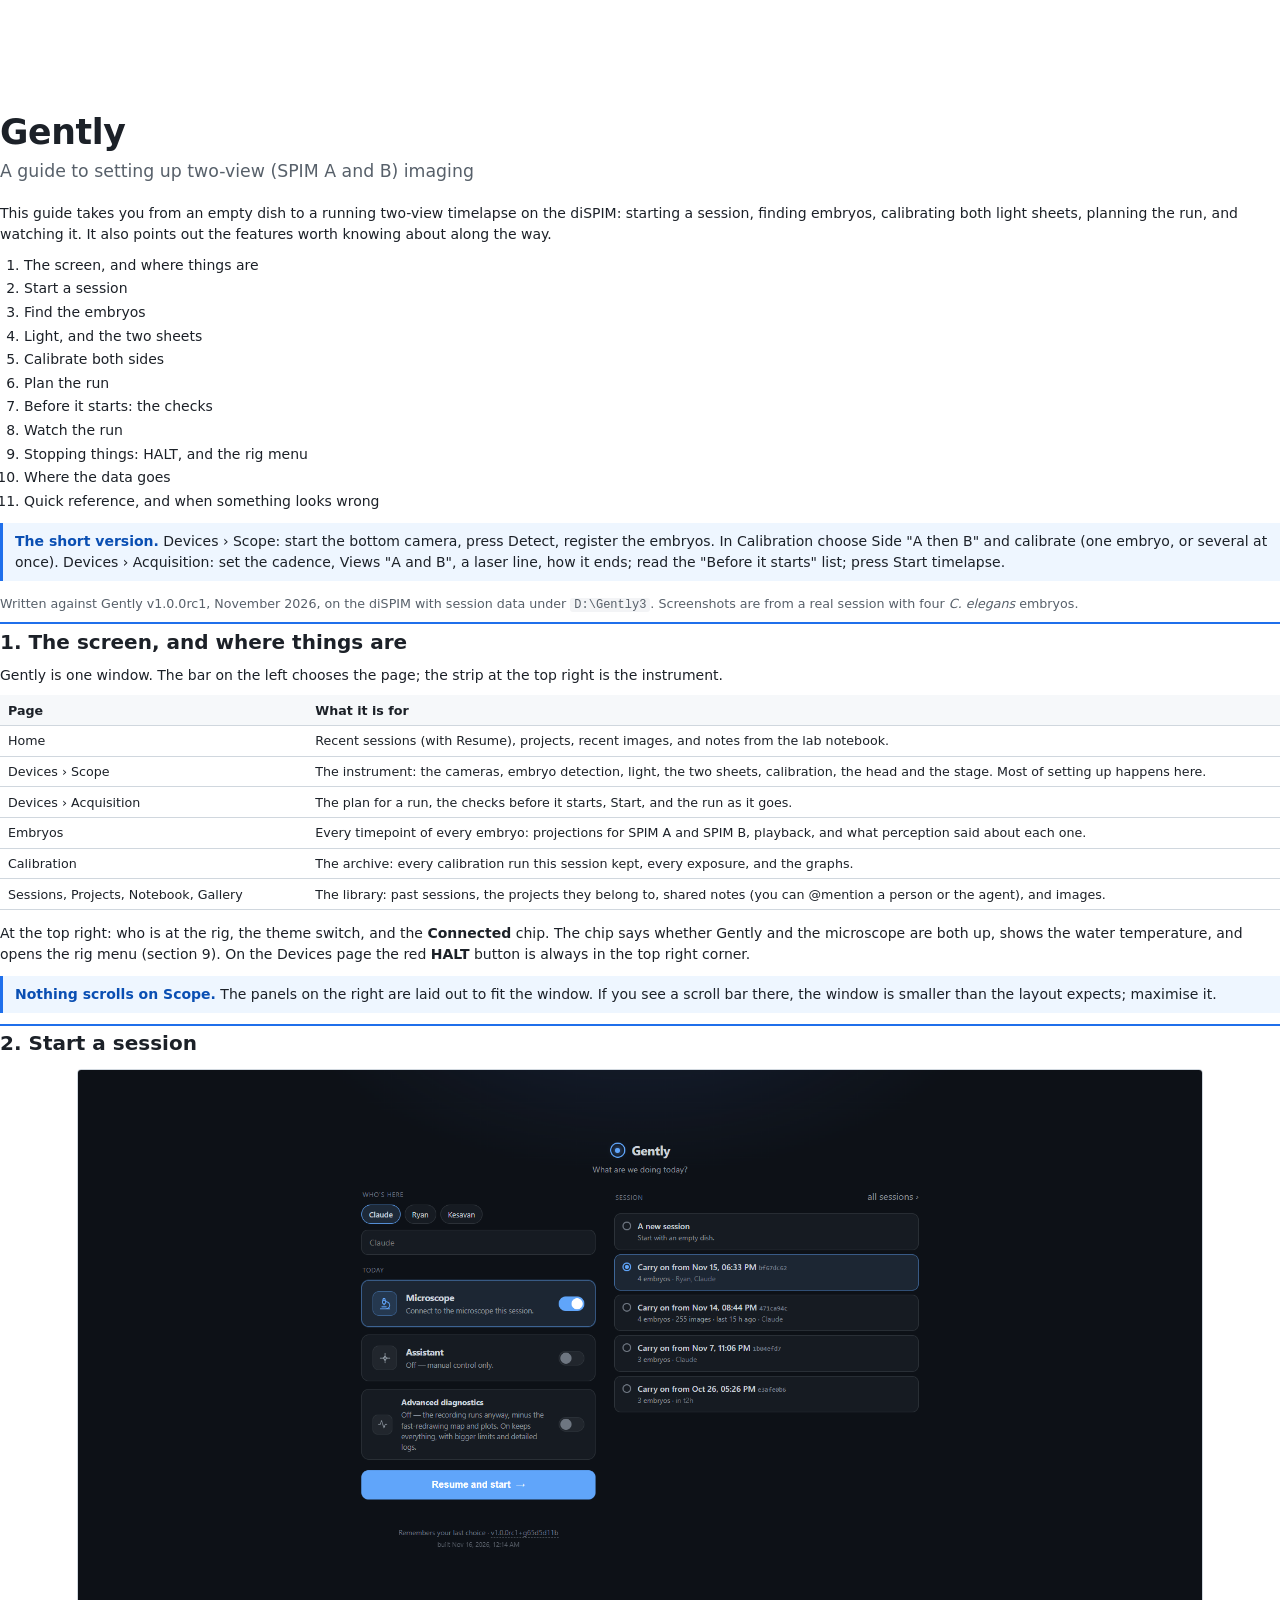
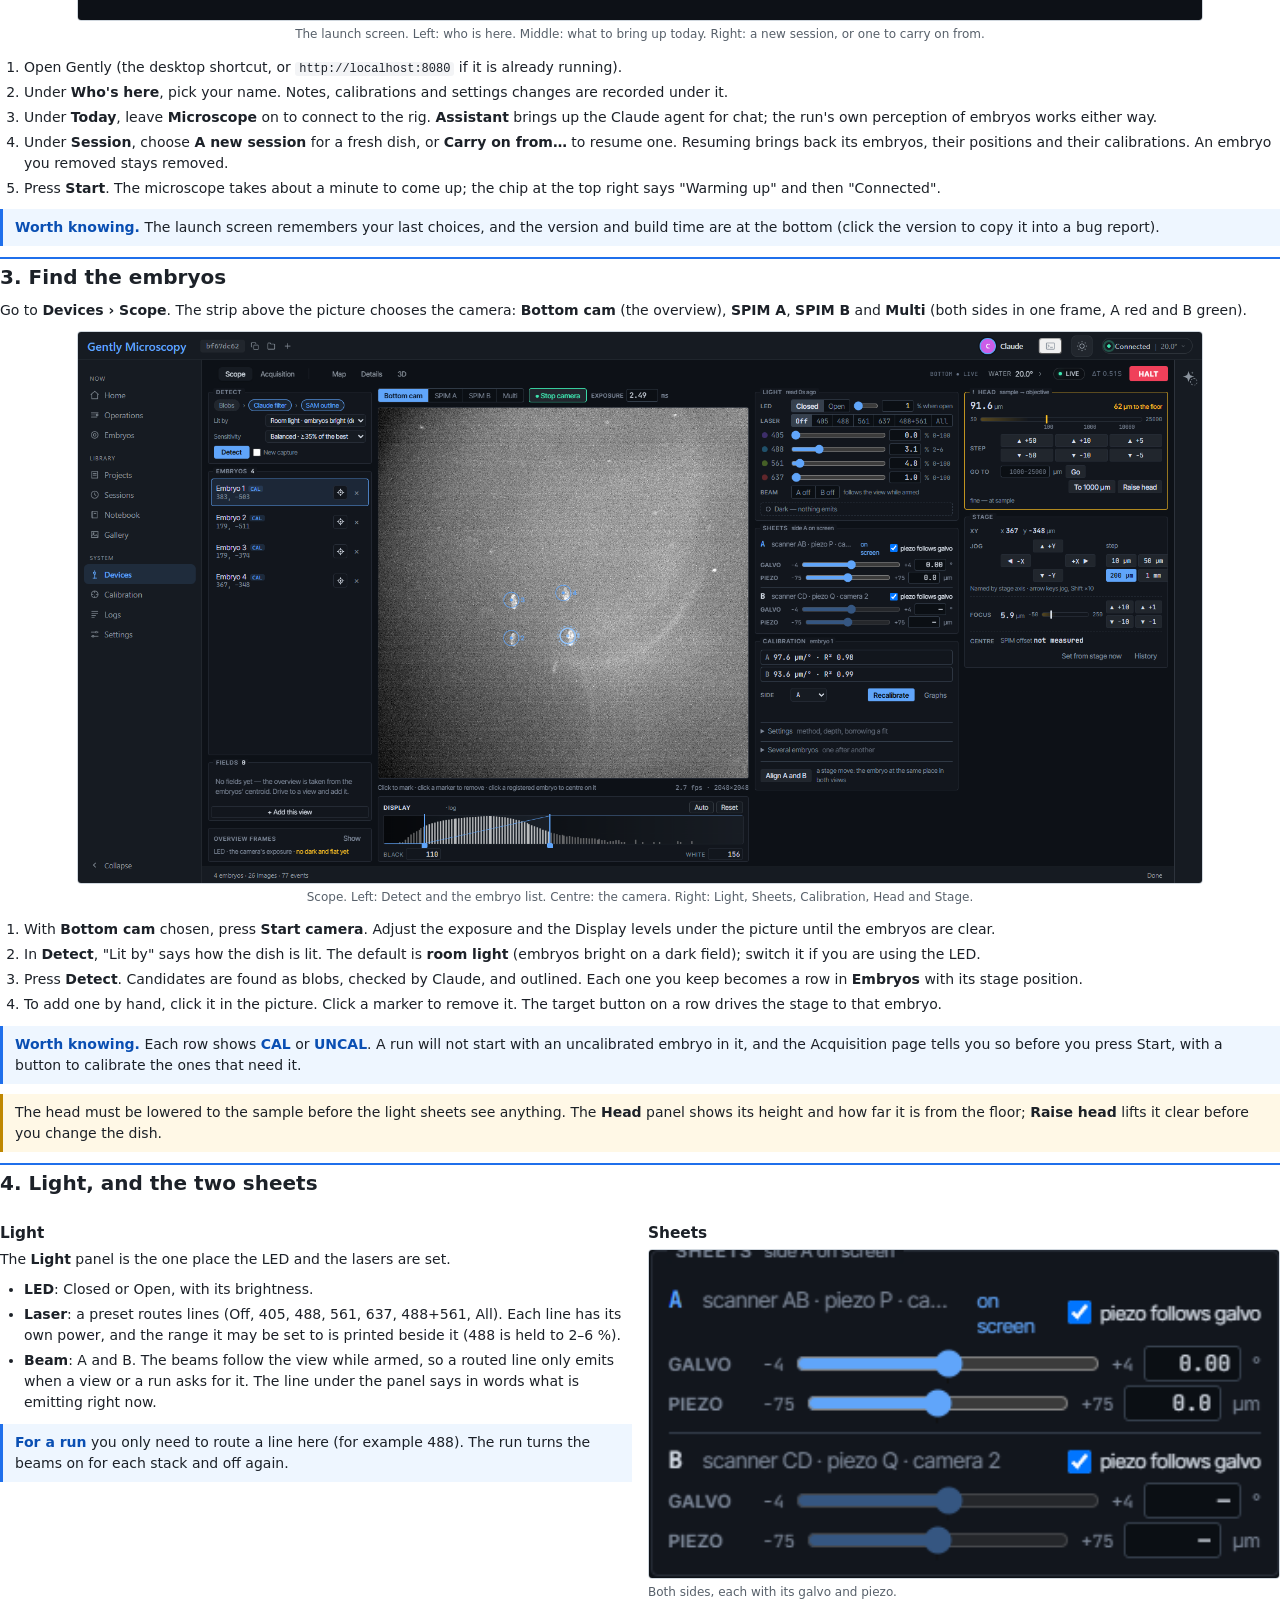
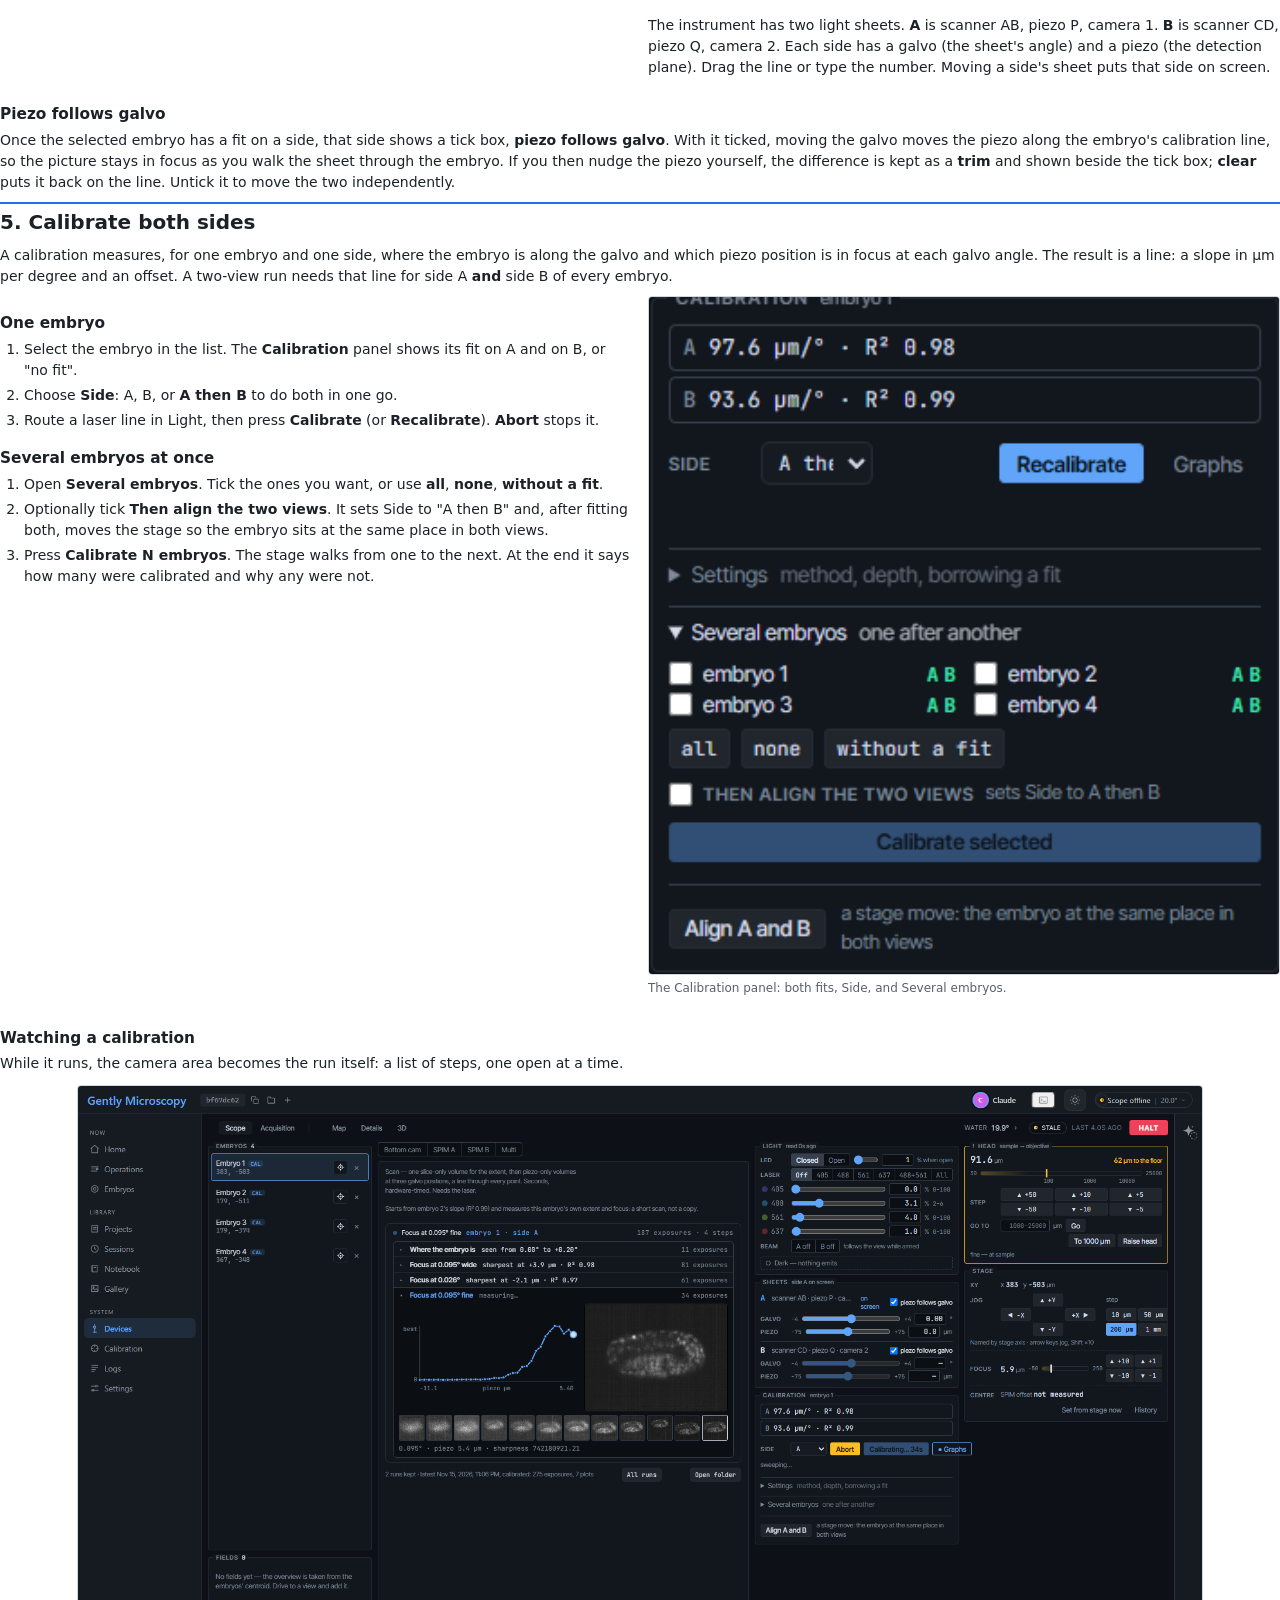
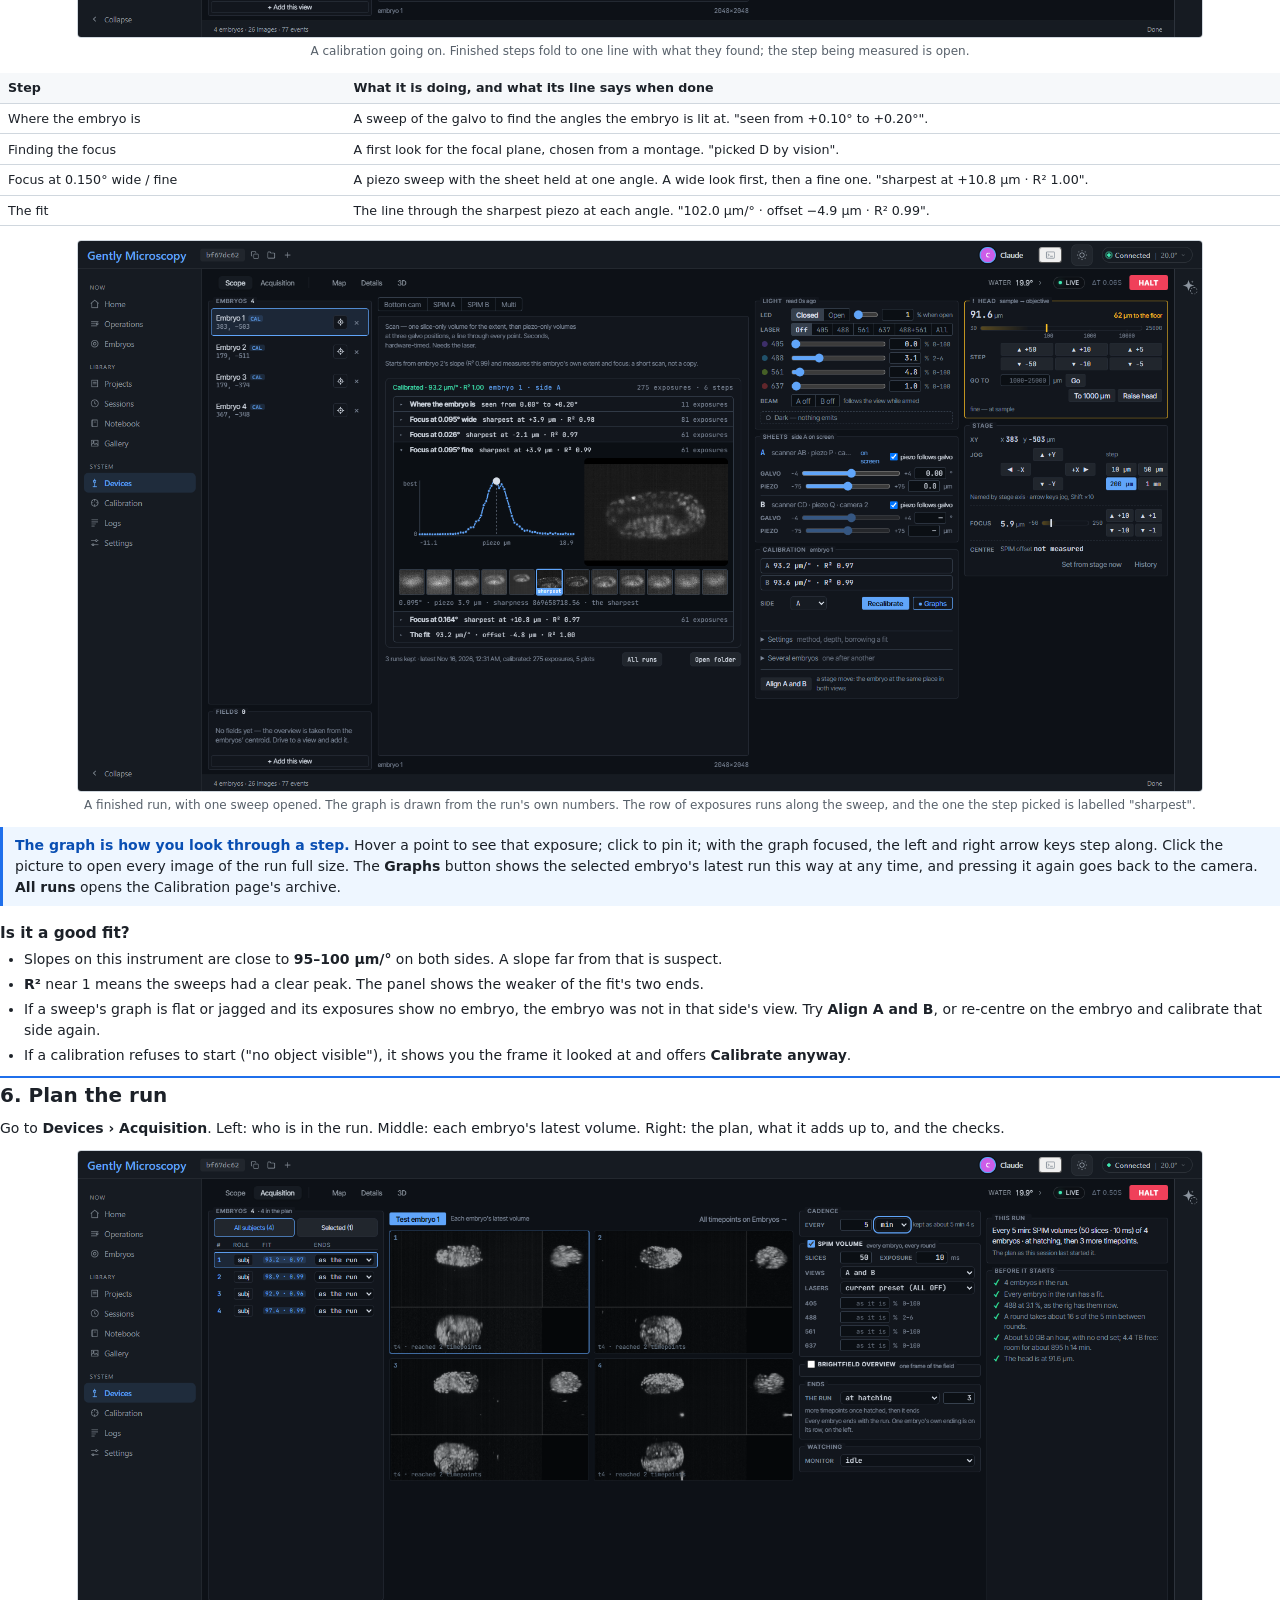
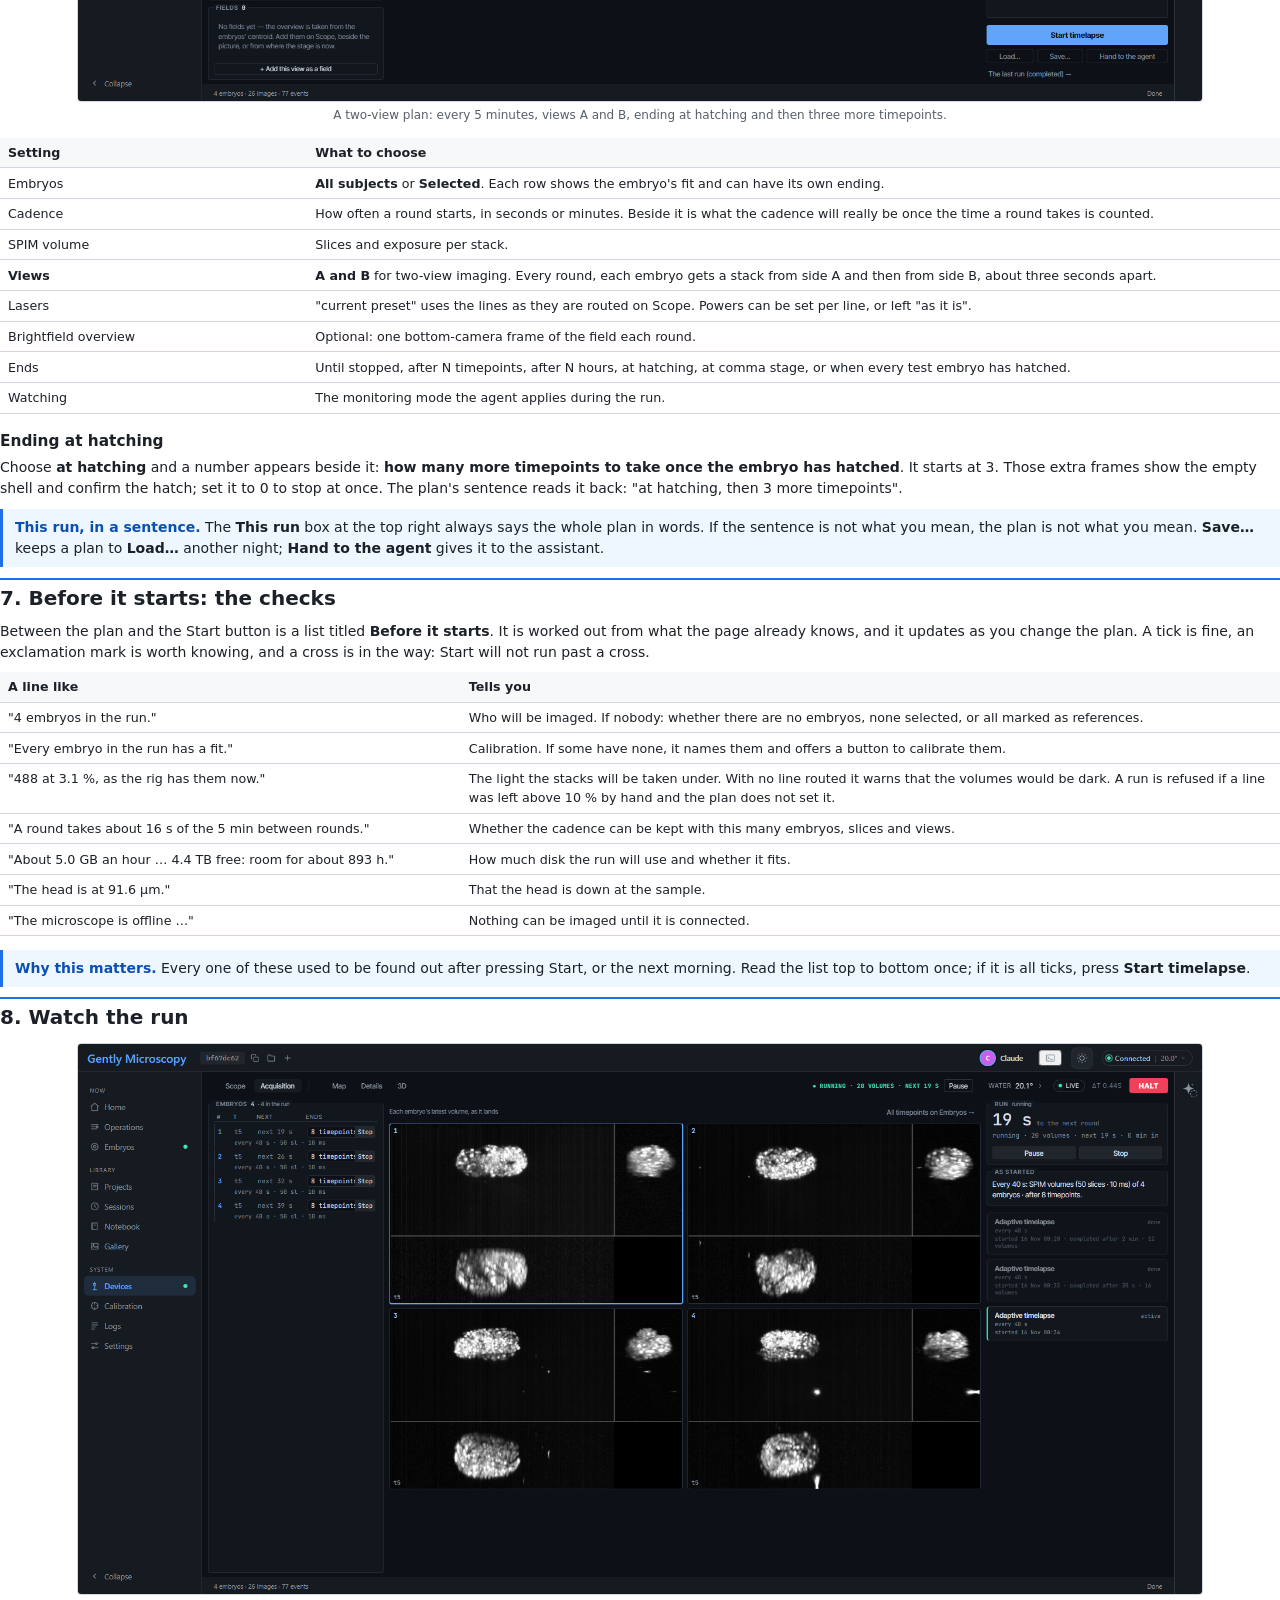
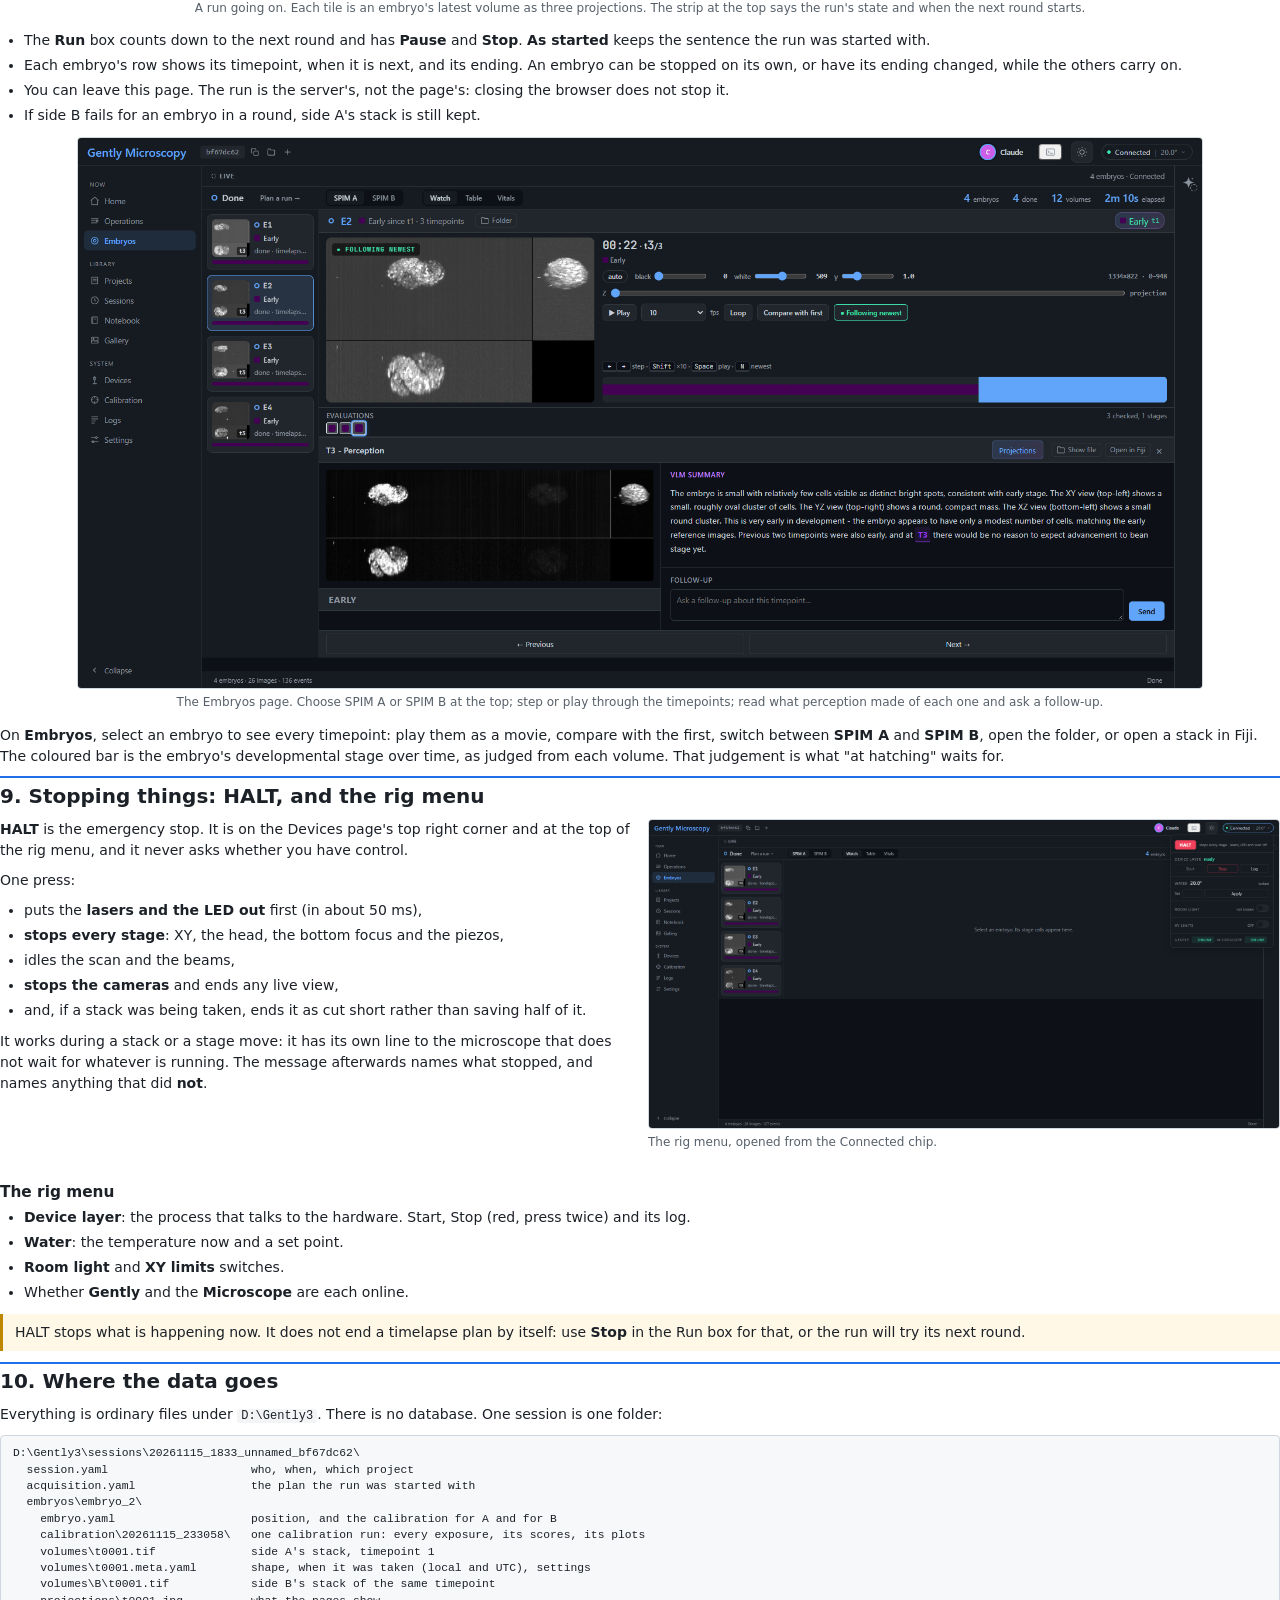
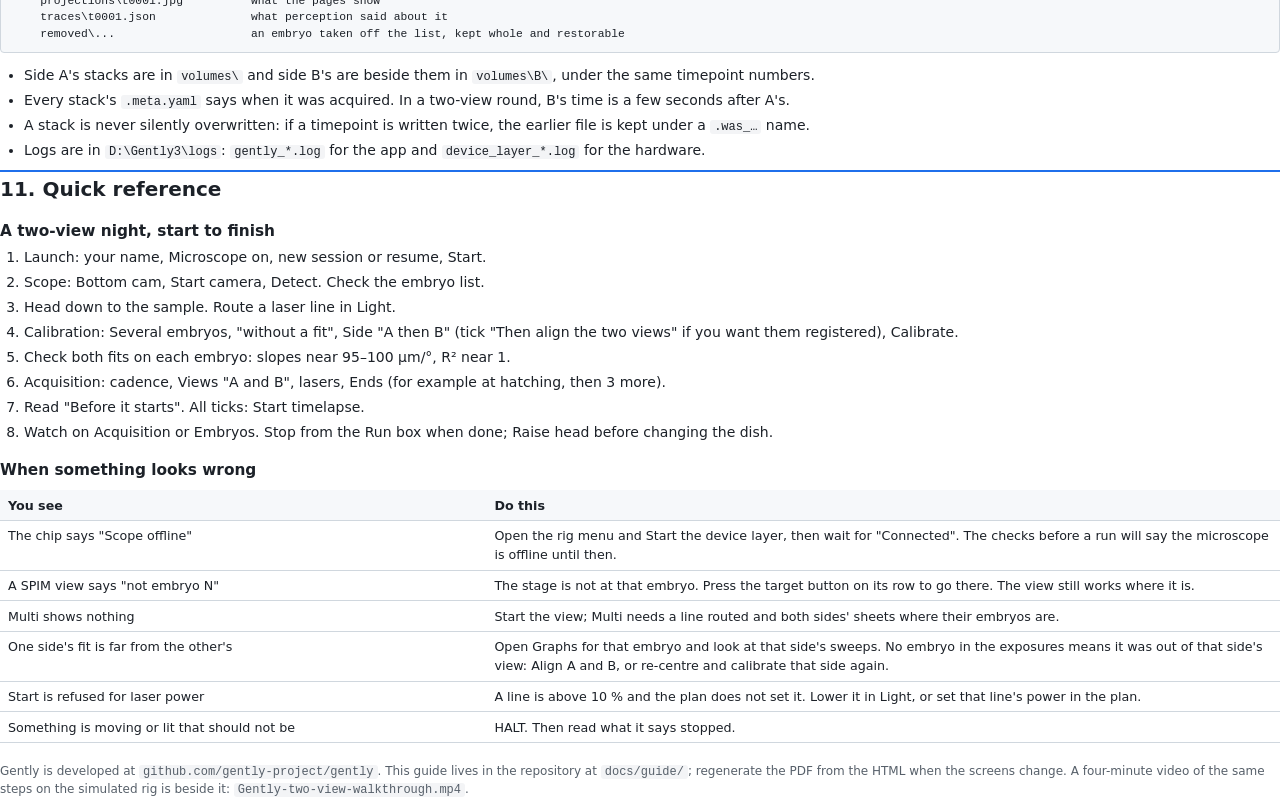
<file: docs/guide/gently-two-view-imaging-guide.html>
<!doctype html>
<html lang="en">
<head>
<meta charset="utf-8">
<title>Gently: a guide to two-view imaging</title>
<style>
  @page { size: A4; margin: 16mm 15mm 16mm 15mm; }
  * { box-sizing: border-box; }
  body { font: 10.5pt/1.5 "Segoe UI", -apple-system, Inter, system-ui, sans-serif; color: #1c2128; margin: 0; }
  h1 { font-size: 26pt; line-height: 1.15; margin: 0 0 4pt; letter-spacing: -0.01em; }
  h2 { font-size: 15pt; margin: 0 0 6pt; padding-top: 2pt; border-top: 2px solid #1f6feb; page-break-after: avoid; }
  h3 { font-size: 11.5pt; margin: 12pt 0 3pt; page-break-after: avoid; }
  p { margin: 0 0 7pt; }
  ol, ul { margin: 0 0 7pt; padding-left: 18pt; }
  li { margin-bottom: 3pt; }
  section { page-break-before: always; }
  .cover { page-break-before: avoid; padding-top: 30mm; }
  .cover .sub { font-size: 13pt; color: #57606a; margin-bottom: 14pt; }
  .cover .meta { color: #57606a; font-size: 9.5pt; margin-top: 10pt; }
  figure { margin: 8pt 0 10pt; page-break-inside: avoid; }
  figure img { width: 100%; border: 1px solid #d0d7de; border-radius: 4px; display: block; }
  figure.shot img { width: 88%; margin: 0 auto; }
  figure.shot figcaption { text-align: center; }
  figure.narrow img { width: 58%; }
  figure.half img { width: 46%; }
  figcaption { font-size: 9pt; color: #57606a; margin-top: 3pt; }
  .key { background: #eef6ff; border-left: 3px solid #1f6feb; padding: 6pt 9pt; margin: 8pt 0; page-break-inside: avoid; }
  .key b { color: #0a4fb3; }
  .warn { background: #fff8e6; border-left: 3px solid #bf8700; padding: 6pt 9pt; margin: 8pt 0; page-break-inside: avoid; }
  .ui { font-weight: 600; white-space: nowrap; }
  code { font: 9pt Consolas, "JetBrains Mono", monospace; background: #f3f4f6; padding: 0 3pt; border-radius: 3px; }
  pre { font: 8.5pt/1.45 Consolas, "JetBrains Mono", monospace; background: #f6f8fa; border: 1px solid #d0d7de; border-radius: 4px; padding: 7pt 9pt; margin: 6pt 0 9pt; page-break-inside: avoid; }
  table { border-collapse: collapse; width: 100%; margin: 6pt 0 10pt; font-size: 9.5pt; page-break-inside: avoid; }
  th, td { text-align: left; vertical-align: top; padding: 4pt 6pt; border-bottom: 1px solid #d0d7de; }
  th { font-weight: 600; background: #f6f8fa; }
  .toc li { margin-bottom: 2pt; }
  .two { display: flex; gap: 12pt; align-items: flex-start; }
  .two > * { flex: 1 1 0; min-width: 0; }
</style>
</head>
<body>

<section class="cover">
  <h1>Gently</h1>
  <div class="sub">A guide to setting up two-view (SPIM A and B) imaging</div>
  <p>This guide takes you from an empty dish to a running two-view timelapse on the diSPIM: starting a session, finding embryos, calibrating both light sheets, planning the run, and watching it. It also points out the features worth knowing about along the way.</p>
  <ol class="toc">
    <li>The screen, and where things are</li>
    <li>Start a session</li>
    <li>Find the embryos</li>
    <li>Light, and the two sheets</li>
    <li>Calibrate both sides</li>
    <li>Plan the run</li>
    <li>Before it starts: the checks</li>
    <li>Watch the run</li>
    <li>Stopping things: HALT, and the rig menu</li>
    <li>Where the data goes</li>
    <li>Quick reference, and when something looks wrong</li>
  </ol>
  <div class="key"><b>The short version.</b> Devices &rsaquo; Scope: start the bottom camera, press Detect, register the embryos. In Calibration choose Side "A then B" and calibrate (one embryo, or several at once). Devices &rsaquo; Acquisition: set the cadence, Views "A and B", a laser line, how it ends; read the "Before it starts" list; press Start timelapse.</div>
  <p class="meta">Written against Gently v1.0.0rc1, November 2026, on the diSPIM with session data under <code>D:\Gently3</code>. Screenshots are from a real session with four <i>C. elegans</i> embryos.</p>
</section>

<section>
  <h2>1. The screen, and where things are</h2>
  <p>Gently is one window. The bar on the left chooses the page; the strip at the top right is the instrument.</p>
  <table>
    <tr><th style="width:24%">Page</th><th>What it is for</th></tr>
    <tr><td>Home</td><td>Recent sessions (with Resume), projects, recent images, and notes from the lab notebook.</td></tr>
    <tr><td>Devices &rsaquo; Scope</td><td>The instrument: the cameras, embryo detection, light, the two sheets, calibration, the head and the stage. Most of setting up happens here.</td></tr>
    <tr><td>Devices &rsaquo; Acquisition</td><td>The plan for a run, the checks before it starts, Start, and the run as it goes.</td></tr>
    <tr><td>Embryos</td><td>Every timepoint of every embryo: projections for SPIM A and SPIM B, playback, and what perception said about each one.</td></tr>
    <tr><td>Calibration</td><td>The archive: every calibration run this session kept, every exposure, and the graphs.</td></tr>
    <tr><td>Sessions, Projects, Notebook, Gallery</td><td>The library: past sessions, the projects they belong to, shared notes (you can @mention a person or the agent), and images.</td></tr>
  </table>
  <p>At the top right: who is at the rig, the theme switch, and the <span class="ui">Connected</span> chip. The chip says whether Gently and the microscope are both up, shows the water temperature, and opens the rig menu (section 9). On the Devices page the red <span class="ui">HALT</span> button is always in the top right corner.</p>
  <div class="key"><b>Nothing scrolls on Scope.</b> The panels on the right are laid out to fit the window. If you see a scroll bar there, the window is smaller than the layout expects; maximise it.</div>
</section>

<section>
  <h2>2. Start a session</h2>
  <figure class="shot"><img src="img/01-launch.png" alt="The launch screen"><figcaption>The launch screen. Left: who is here. Middle: what to bring up today. Right: a new session, or one to carry on from.</figcaption></figure>
  <ol>
    <li>Open Gently (the desktop shortcut, or <code>http://localhost:8080</code> if it is already running).</li>
    <li>Under <span class="ui">Who's here</span>, pick your name. Notes, calibrations and settings changes are recorded under it.</li>
    <li>Under <span class="ui">Today</span>, leave <span class="ui">Microscope</span> on to connect to the rig. <span class="ui">Assistant</span> brings up the Claude agent for chat; the run's own perception of embryos works either way.</li>
    <li>Under <span class="ui">Session</span>, choose <span class="ui">A new session</span> for a fresh dish, or <span class="ui">Carry on from&hellip;</span> to resume one. Resuming brings back its embryos, their positions and their calibrations. An embryo you removed stays removed.</li>
    <li>Press <span class="ui">Start</span>. The microscope takes about a minute to come up; the chip at the top right says "Warming up" and then "Connected".</li>
  </ol>
  <div class="key"><b>Worth knowing.</b> The launch screen remembers your last choices, and the version and build time are at the bottom (click the version to copy it into a bug report).</div>
</section>

<section>
  <h2>3. Find the embryos</h2>
  <p>Go to <span class="ui">Devices &rsaquo; Scope</span>. The strip above the picture chooses the camera: <span class="ui">Bottom cam</span> (the overview), <span class="ui">SPIM A</span>, <span class="ui">SPIM B</span> and <span class="ui">Multi</span> (both sides in one frame, A red and B green).</p>
  <figure class="shot"><img src="img/03-scope-bottom.png" alt="Scope with the bottom camera and four detected embryos"><figcaption>Scope. Left: Detect and the embryo list. Centre: the camera. Right: Light, Sheets, Calibration, Head and Stage.</figcaption></figure>
  <ol>
    <li>With <span class="ui">Bottom cam</span> chosen, press <span class="ui">Start camera</span>. Adjust the exposure and the Display levels under the picture until the embryos are clear.</li>
    <li>In <span class="ui">Detect</span>, "Lit by" says how the dish is lit. The default is <b>room light</b> (embryos bright on a dark field); switch it if you are using the LED.</li>
    <li>Press <span class="ui">Detect</span>. Candidates are found as blobs, checked by Claude, and outlined. Each one you keep becomes a row in <span class="ui">Embryos</span> with its stage position.</li>
    <li>To add one by hand, click it in the picture. Click a marker to remove it. The target button on a row drives the stage to that embryo.</li>
  </ol>
  <div class="key"><b>Worth knowing.</b> Each row shows <b>CAL</b> or <b>UNCAL</b>. A run will not start with an uncalibrated embryo in it, and the Acquisition page tells you so before you press Start, with a button to calibrate the ones that need it.</div>
  <div class="warn">The head must be lowered to the sample before the light sheets see anything. The <span class="ui">Head</span> panel shows its height and how far it is from the floor; <span class="ui">Raise head</span> lifts it clear before you change the dish.</div>
</section>

<section>
  <h2>4. Light, and the two sheets</h2>
  <div class="two">
    <div>
      <h3>Light</h3>
      <p>The <span class="ui">Light</span> panel is the one place the LED and the lasers are set.</p>
      <ul>
        <li><b>LED</b>: Closed or Open, with its brightness.</li>
        <li><b>Laser</b>: a preset routes lines (Off, 405, 488, 561, 637, 488+561, All). Each line has its own power, and the range it may be set to is printed beside it (488 is held to 2&ndash;6 %).</li>
        <li><b>Beam</b>: A and B. The beams follow the view while armed, so a routed line only emits when a view or a run asks for it. The line under the panel says in words what is emitting right now.</li>
      </ul>
      <div class="key"><b>For a run</b> you only need to route a line here (for example 488). The run turns the beams on for each stack and off again.</div>
    </div>
    <div>
      <h3>Sheets</h3>
      <figure style="margin-top:0"><img src="img/04b-sheets.png" alt="The Sheets panel"><figcaption>Both sides, each with its galvo and piezo.</figcaption></figure>
      <p>The instrument has two light sheets. <b>A</b> is scanner AB, piezo P, camera 1. <b>B</b> is scanner CD, piezo Q, camera 2. Each side has a galvo (the sheet's angle) and a piezo (the detection plane). Drag the line or type the number. Moving a side's sheet puts that side on screen.</p>
    </div>
  </div>
  <h3>Piezo follows galvo</h3>
  <p>Once the selected embryo has a fit on a side, that side shows a tick box, <span class="ui">piezo follows galvo</span>. With it ticked, moving the galvo moves the piezo along the embryo's calibration line, so the picture stays in focus as you walk the sheet through the embryo. If you then nudge the piezo yourself, the difference is kept as a <b>trim</b> and shown beside the tick box; <span class="ui">clear</span> puts it back on the line. Untick it to move the two independently.</p>
</section>

<section>
  <h2>5. Calibrate both sides</h2>
  <p>A calibration measures, for one embryo and one side, where the embryo is along the galvo and which piezo position is in focus at each galvo angle. The result is a line: a slope in µm per degree and an offset. A two-view run needs that line for side A <b>and</b> side B of every embryo.</p>
  <div class="two">
    <div>
      <h3>One embryo</h3>
      <ol>
        <li>Select the embryo in the list. The <span class="ui">Calibration</span> panel shows its fit on A and on B, or "no fit".</li>
        <li>Choose <span class="ui">Side</span>: A, B, or <b>A then B</b> to do both in one go.</li>
        <li>Route a laser line in Light, then press <span class="ui">Calibrate</span> (or <span class="ui">Recalibrate</span>). <span class="ui">Abort</span> stops it.</li>
      </ol>
      <h3>Several embryos at once</h3>
      <ol>
        <li>Open <span class="ui">Several embryos</span>. Tick the ones you want, or use <span class="ui">all</span>, <span class="ui">none</span>, <span class="ui">without a fit</span>.</li>
        <li>Optionally tick <span class="ui">Then align the two views</span>. It sets Side to "A then B" and, after fitting both, moves the stage so the embryo sits at the same place in both views.</li>
        <li>Press <span class="ui">Calibrate N embryos</span>. The stage walks from one to the next. At the end it says how many were calibrated and why any were not.</li>
      </ol>
    </div>
    <div>
      <figure style="margin-top:0"><img src="img/05b-several.png" alt="The Calibration panel with Several embryos open"><figcaption>The Calibration panel: both fits, Side, and Several embryos.</figcaption></figure>
    </div>
  </div>
  <h3>Watching a calibration</h3>
  <p>While it runs, the camera area becomes the run itself: a list of steps, one open at a time.</p>
  <figure class="shot"><img src="img/05-calibrating-live.png" alt="A calibration in progress"><figcaption>A calibration going on. Finished steps fold to one line with what they found; the step being measured is open.</figcaption></figure>
  <table>
    <tr><th style="width:27%">Step</th><th>What it is doing, and what its line says when done</th></tr>
    <tr><td>Where the embryo is</td><td>A sweep of the galvo to find the angles the embryo is lit at. "seen from +0.10° to +0.20°".</td></tr>
    <tr><td>Finding the focus</td><td>A first look for the focal plane, chosen from a montage. "picked D by vision".</td></tr>
    <tr><td>Focus at 0.150° wide / fine</td><td>A piezo sweep with the sheet held at one angle. A wide look first, then a fine one. "sharpest at +10.8 µm · R² 1.00".</td></tr>
    <tr><td>The fit</td><td>The line through the sharpest piezo at each angle. "102.0 µm/° · offset −4.9 µm · R² 0.99".</td></tr>
  </table>
  <figure class="shot"><img src="img/06-calibrated-fit.png" alt="A kept calibration with one sweep open"><figcaption>A finished run, with one sweep opened. The graph is drawn from the run's own numbers. The row of exposures runs along the sweep, and the one the step picked is labelled "sharpest".</figcaption></figure>
  <div class="key"><b>The graph is how you look through a step.</b> Hover a point to see that exposure; click to pin it; with the graph focused, the left and right arrow keys step along. Click the picture to open every image of the run full size. The <span class="ui">Graphs</span> button shows the selected embryo's latest run this way at any time, and pressing it again goes back to the camera. <span class="ui">All runs</span> opens the Calibration page's archive.</div>
  <h3>Is it a good fit?</h3>
  <ul>
    <li>Slopes on this instrument are close to <b>95&ndash;100 µm/°</b> on both sides. A slope far from that is suspect.</li>
    <li><b>R²</b> near 1 means the sweeps had a clear peak. The panel shows the weaker of the fit's two ends.</li>
    <li>If a sweep's graph is flat or jagged and its exposures show no embryo, the embryo was not in that side's view. Try <span class="ui">Align A and B</span>, or re-centre on the embryo and calibrate that side again.</li>
    <li>If a calibration refuses to start ("no object visible"), it shows you the frame it looked at and offers <span class="ui">Calibrate anyway</span>.</li>
  </ul>
</section>

<section>
  <h2>6. Plan the run</h2>
  <p>Go to <span class="ui">Devices &rsaquo; Acquisition</span>. Left: who is in the run. Middle: each embryo's latest volume. Right: the plan, what it adds up to, and the checks.</p>
  <figure class="shot"><img src="img/07-plan-preflight.png" alt="The Acquisition plan with its checks"><figcaption>A two-view plan: every 5 minutes, views A and B, ending at hatching and then three more timepoints.</figcaption></figure>
  <table>
    <tr><th style="width:24%">Setting</th><th>What to choose</th></tr>
    <tr><td>Embryos</td><td><span class="ui">All subjects</span> or <span class="ui">Selected</span>. Each row shows the embryo's fit and can have its own ending.</td></tr>
    <tr><td>Cadence</td><td>How often a round starts, in seconds or minutes. Beside it is what the cadence will really be once the time a round takes is counted.</td></tr>
    <tr><td>SPIM volume</td><td>Slices and exposure per stack.</td></tr>
    <tr><td><b>Views</b></td><td><b>A and B</b> for two-view imaging. Every round, each embryo gets a stack from side A and then from side B, about three seconds apart.</td></tr>
    <tr><td>Lasers</td><td>"current preset" uses the lines as they are routed on Scope. Powers can be set per line, or left "as it is".</td></tr>
    <tr><td>Brightfield overview</td><td>Optional: one bottom-camera frame of the field each round.</td></tr>
    <tr><td>Ends</td><td>Until stopped, after N timepoints, after N hours, at hatching, at comma stage, or when every test embryo has hatched.</td></tr>
    <tr><td>Watching</td><td>The monitoring mode the agent applies during the run.</td></tr>
  </table>
  <h3>Ending at hatching</h3>
  <p>Choose <span class="ui">at hatching</span> and a number appears beside it: <b>how many more timepoints to take once the embryo has hatched</b>. It starts at 3. Those extra frames show the empty shell and confirm the hatch; set it to 0 to stop at once. The plan's sentence reads it back: "at hatching, then 3 more timepoints".</p>
  <div class="key"><b>This run, in a sentence.</b> The <span class="ui">This run</span> box at the top right always says the whole plan in words. If the sentence is not what you mean, the plan is not what you mean. <span class="ui">Save&hellip;</span> keeps a plan to <span class="ui">Load&hellip;</span> another night; <span class="ui">Hand to the agent</span> gives it to the assistant.</div>
</section>

<section>
  <h2>7. Before it starts: the checks</h2>
  <p>Between the plan and the Start button is a list titled <span class="ui">Before it starts</span>. It is worked out from what the page already knows, and it updates as you change the plan. A tick is fine, an exclamation mark is worth knowing, and a cross is in the way: Start will not run past a cross.</p>
  <table>
    <tr><th style="width:36%">A line like</th><th>Tells you</th></tr>
    <tr><td>"4 embryos in the run."</td><td>Who will be imaged. If nobody: whether there are no embryos, none selected, or all marked as references.</td></tr>
    <tr><td>"Every embryo in the run has a fit."</td><td>Calibration. If some have none, it names them and offers a button to calibrate them.</td></tr>
    <tr><td>"488 at 3.1 %, as the rig has them now."</td><td>The light the stacks will be taken under. With no line routed it warns that the volumes would be dark. A run is refused if a line was left above 10 % by hand and the plan does not set it.</td></tr>
    <tr><td>"A round takes about 16 s of the 5 min between rounds."</td><td>Whether the cadence can be kept with this many embryos, slices and views.</td></tr>
    <tr><td>"About 5.0 GB an hour &hellip; 4.4 TB free: room for about 893 h."</td><td>How much disk the run will use and whether it fits.</td></tr>
    <tr><td>"The head is at 91.6 µm."</td><td>That the head is down at the sample.</td></tr>
    <tr><td>"The microscope is offline &hellip;"</td><td>Nothing can be imaged until it is connected.</td></tr>
  </table>
  <div class="key"><b>Why this matters.</b> Every one of these used to be found out after pressing Start, or the next morning. Read the list top to bottom once; if it is all ticks, press <span class="ui">Start timelapse</span>.</div>
</section>

<section>
  <h2>8. Watch the run</h2>
  <figure class="shot"><img src="img/08-run-going.png" alt="A run in progress"><figcaption>A run going on. Each tile is an embryo's latest volume as three projections. The strip at the top says the run's state and when the next round starts.</figcaption></figure>
  <ul>
    <li>The <span class="ui">Run</span> box counts down to the next round and has <span class="ui">Pause</span> and <span class="ui">Stop</span>. <span class="ui">As started</span> keeps the sentence the run was started with.</li>
    <li>Each embryo's row shows its timepoint, when it is next, and its ending. An embryo can be stopped on its own, or have its ending changed, while the others carry on.</li>
    <li>You can leave this page. The run is the server's, not the page's: closing the browser does not stop it.</li>
    <li>If side B fails for an embryo in a round, side A's stack is still kept.</li>
  </ul>
  <figure class="shot"><img src="img/10-embryos.png" alt="The Embryos page"><figcaption>The Embryos page. Choose SPIM A or SPIM B at the top; step or play through the timepoints; read what perception made of each one and ask a follow-up.</figcaption></figure>
  <p>On <span class="ui">Embryos</span>, select an embryo to see every timepoint: play them as a movie, compare with the first, switch between <span class="ui">SPIM A</span> and <span class="ui">SPIM B</span>, open the folder, or open a stack in Fiji. The coloured bar is the embryo's developmental stage over time, as judged from each volume. That judgement is what "at hatching" waits for.</p>
</section>

<section>
  <h2>9. Stopping things: HALT, and the rig menu</h2>
  <div class="two">
    <div>
      <p><span class="ui">HALT</span> is the emergency stop. It is on the Devices page's top right corner and at the top of the rig menu, and it never asks whether you have control.</p>
      <p>One press:</p>
      <ul>
        <li>puts the <b>lasers and the LED out</b> first (in about 50 ms),</li>
        <li><b>stops every stage</b>: XY, the head, the bottom focus and the piezos,</li>
        <li>idles the scan and the beams,</li>
        <li><b>stops the cameras</b> and ends any live view,</li>
        <li>and, if a stack was being taken, ends it as cut short rather than saving half of it.</li>
      </ul>
      <p>It works during a stack or a stage move: it has its own line to the microscope that does not wait for whatever is running. The message afterwards names what stopped, and names anything that did <b>not</b>.</p>
    </div>
    <div>
      <figure style="margin-top:0"><img src="img/11-rig-menu.png" alt="The rig menu"><figcaption>The rig menu, opened from the Connected chip.</figcaption></figure>
    </div>
  </div>
  <h3>The rig menu</h3>
  <ul>
    <li><b>Device layer</b>: the process that talks to the hardware. Start, Stop (red, press twice) and its log.</li>
    <li><b>Water</b>: the temperature now and a set point.</li>
    <li><b>Room light</b> and <b>XY limits</b> switches.</li>
    <li>Whether <b>Gently</b> and the <b>Microscope</b> are each online.</li>
  </ul>
  <div class="warn">HALT stops what is happening now. It does not end a timelapse plan by itself: use <span class="ui">Stop</span> in the Run box for that, or the run will try its next round.</div>
</section>

<section>
  <h2>10. Where the data goes</h2>
  <p>Everything is ordinary files under <code>D:\Gently3</code>. There is no database. One session is one folder:</p>
<pre>D:\Gently3\sessions\20261115_1833_unnamed_bf67dc62\
  session.yaml                     who, when, which project
  acquisition.yaml                 the plan the run was started with
  embryos\embryo_2\
    embryo.yaml                    position, and the calibration for A and for B
    calibration\20261115_233058\   one calibration run: every exposure, its scores, its plots
    volumes\t0001.tif              side A's stack, timepoint 1
    volumes\t0001.meta.yaml        shape, when it was taken (local and UTC), settings
    volumes\B\t0001.tif            side B's stack of the same timepoint
    projections\t0001.jpg          what the pages show
    traces\t0001.json              what perception said about it
    removed\...                    an embryo taken off the list, kept whole and restorable</pre>
  <ul>
    <li>Side A's stacks are in <code>volumes\</code> and side B's are beside them in <code>volumes\B\</code>, under the same timepoint numbers.</li>
    <li>Every stack's <code>.meta.yaml</code> says when it was acquired. In a two-view round, B's time is a few seconds after A's.</li>
    <li>A stack is never silently overwritten: if a timepoint is written twice, the earlier file is kept under a <code>.was_&hellip;</code> name.</li>
    <li>Logs are in <code>D:\Gently3\logs</code>: <code>gently_*.log</code> for the app and <code>device_layer_*.log</code> for the hardware.</li>
  </ul>
</section>

<section>
  <h2>11. Quick reference</h2>
  <h3>A two-view night, start to finish</h3>
  <ol>
    <li>Launch: your name, Microscope on, new session or resume, Start.</li>
    <li>Scope: Bottom cam, Start camera, Detect. Check the embryo list.</li>
    <li>Head down to the sample. Route a laser line in Light.</li>
    <li>Calibration: Several embryos, "without a fit", Side "A then B" (tick "Then align the two views" if you want them registered), Calibrate.</li>
    <li>Check both fits on each embryo: slopes near 95&ndash;100 µm/°, R² near 1.</li>
    <li>Acquisition: cadence, Views "A and B", lasers, Ends (for example at hatching, then 3 more).</li>
    <li>Read "Before it starts". All ticks: Start timelapse.</li>
    <li>Watch on Acquisition or Embryos. Stop from the Run box when done; Raise head before changing the dish.</li>
  </ol>
  <h3>When something looks wrong</h3>
  <table>
    <tr><th style="width:38%">You see</th><th>Do this</th></tr>
    <tr><td>The chip says "Scope offline"</td><td>Open the rig menu and Start the device layer, then wait for "Connected". The checks before a run will say the microscope is offline until then.</td></tr>
    <tr><td>A SPIM view says "not embryo N"</td><td>The stage is not at that embryo. Press the target button on its row to go there. The view still works where it is.</td></tr>
    <tr><td>Multi shows nothing</td><td>Start the view; Multi needs a line routed and both sides' sheets where their embryos are.</td></tr>
    <tr><td>One side's fit is far from the other's</td><td>Open Graphs for that embryo and look at that side's sweeps. No embryo in the exposures means it was out of that side's view: Align A and B, or re-centre and calibrate that side again.</td></tr>
    <tr><td>Start is refused for laser power</td><td>A line is above 10 % and the plan does not set it. Lower it in Light, or set that line's power in the plan.</td></tr>
    <tr><td>Something is moving or lit that should not be</td><td>HALT. Then read what it says stopped.</td></tr>
  </table>
  <p style="color:#57606a;font-size:9pt;margin-top:14pt">Gently is developed at <code>github.com/gently-project/gently</code>. This guide lives in the repository at <code>docs/guide/</code>; regenerate the PDF from the HTML when the screens change. A four-minute video of the same steps on the simulated rig is beside it: <code>Gently-two-view-walkthrough.mp4</code>.</p>
</section>

</body>
</html>
</file>
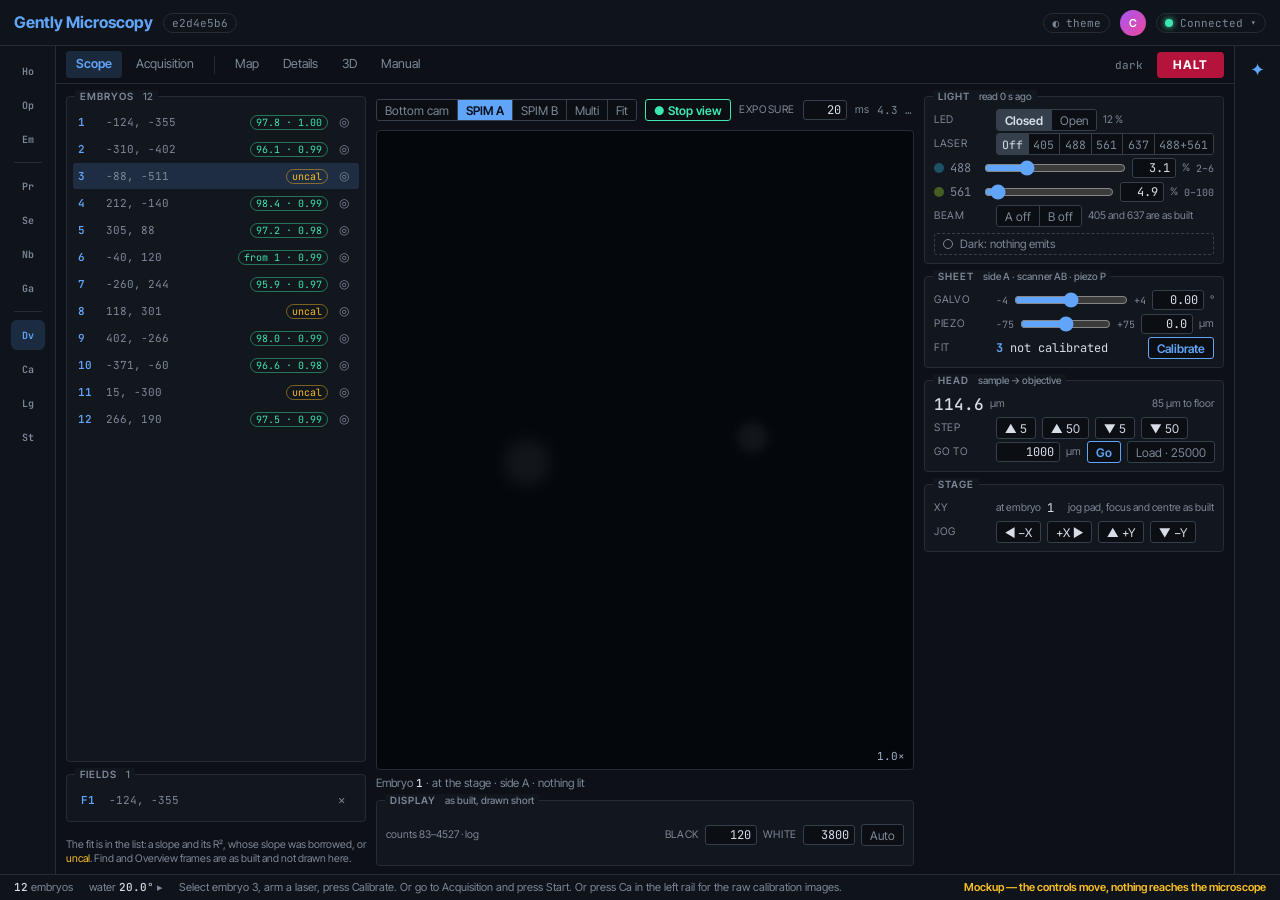
<file: docs/workspace/mockup-run-v1.html>
<!doctype html>
<html lang="en" data-theme="dark">
<head>
<meta charset="utf-8">
<title>Calibration and Acquisition in the workspace — mockup v1</title>
<meta name="viewport" content="width=device-width, initial-scale=1">
<link rel="preconnect" href="https://fonts.googleapis.com">
<link href="https://fonts.googleapis.com/css2?family=Inter+Tight:wght@400;500;600;700&family=JetBrains+Mono:wght@400;500;600&display=swap" rel="stylesheet">
<style>
  /* ── Mockup. Static: the controls move, nothing reaches a microscope. ─────
     Four drawings, reached from the toolbar, the left rail and Start:
       Scope, with calibration on it (a Fit row in Sheet, a Fit view in the strip)
       Acquisition before a run   (the dish · the latest volumes · the plan and what stands in its way)
       Acquisition during a run   (the same three zones, watching)
       Calibration, the left rail's tab, as the archive (every run · one raw exposure large · the run's record)
     The reasoning is in calibration-and-acquisition.md, beside this file.
     Light, Head, Stage and Display are as built and drawn short; Find and
     Overview frames are left out. The numbers are this rig's: its slopes, the
     4.0 s a volume costs, the 105 MB it weighs, the cadence it keeps. */
  :root, [data-theme="dark"] {
    --bg: #0d1117; --panel: #12161d; --field: #0b0f14; --rule: #262c36; --rule2: #36404d;
    --ink: #d7dee8; --dim: #7d8899; --accent: #60a5fa; --accent-soft: rgba(96,165,250,.16);
    --green: #3ee6b0; --amber: #fbbf24; --red: #f0405a; --img: #04070b; --chrome: #0f141b;
    --amber-soft: rgba(251,191,36,.12); --on-accent: #06101f;
  }
  [data-theme="light"] {
    --bg: #f4f6f9; --panel: #ffffff; --field: #ffffff; --rule: #dfe4ea; --rule2: #c6ced8;
    --ink: #1c2430; --dim: #667081; --accent: #2563eb; --accent-soft: #e8eefb;
    --green: #138669; --amber: #a16207; --red: #b4143c; --img: #1b222c; --chrome: #ffffff;
    --amber-soft: #fff7e6; --on-accent: #ffffff;
  }
  :root { --mono: 'JetBrains Mono', ui-monospace, SFMono-Regular, Menlo, monospace;
          --sans: 'Inter Tight', -apple-system, BlinkMacSystemFont, 'Segoe UI', Roboto, sans-serif; }
  * { box-sizing: border-box; }
  html, body { height: 100%; margin: 0; }
  body { font: 13px/1.3 var(--sans); color: var(--ink); background: var(--bg);
         display: grid; grid-template-columns: 56px minmax(0, 1fr) 46px; grid-template-rows: 46px minmax(0, 1fr) 26px; }
  button, input, select { font: inherit; color: inherit; }
  button { cursor: pointer; } button:disabled { opacity: .4; cursor: default; }
  [hidden] { display: none !important; }

  /* ── the app's shell, as it is ───────────────────────────────────────── */
  .hdr { grid-column: 1 / -1; display: flex; align-items: center; gap: 10px; padding: 0 14px; background: var(--chrome); border-bottom: 1px solid var(--rule); }
  .hdr .brand { font-weight: 700; font-size: 16px; color: var(--accent); }
  .chip { font: 11px var(--mono); padding: 2px 8px; border: 1px solid var(--rule); border-radius: 10px; color: var(--dim); background: transparent; }
  .sp { flex: 1; }
  .avatar { width: 26px; height: 26px; border-radius: 50%; background: linear-gradient(135deg, #a855f7, #ec4899); color: #fff; font: 600 11px/26px var(--sans); text-align: center; }
  .dot { width: 8px; height: 8px; border-radius: 50%; background: var(--green); box-shadow: 0 0 6px var(--green); display: inline-block; }
  .nav { grid-row: 2; background: var(--chrome); border-right: 1px solid var(--rule); display: flex; flex-direction: column; align-items: center; gap: 4px; padding: 10px 0; }
  .nav i { width: 34px; height: 30px; border-radius: 6px; display: grid; place-items: center; color: var(--dim); font: 600 10px var(--mono); font-style: normal; }
  .nav i.on { background: var(--accent-soft); color: var(--accent); }
  .nav hr { width: 28px; border: 0; border-top: 1px solid var(--rule); margin: 4px 0; }
  .agent { grid-row: 2; grid-column: 3; border-left: 1px solid var(--rule); background: var(--chrome); display: grid; place-items: start center; padding-top: 12px; color: var(--accent); font-size: 18px; }
  .sb { grid-column: 1 / -1; display: flex; align-items: center; gap: 16px; padding: 0 14px; font-size: 11px; color: var(--dim); background: var(--chrome); border-top: 1px solid var(--rule); white-space: nowrap; overflow: hidden; }
  .sb b { color: var(--ink); font-weight: 500; font-family: var(--mono); } .sb #msg { overflow: hidden; text-overflow: ellipsis; }
  .sb .mock { color: var(--amber); font-weight: 600; }

  /* ── main: one toolbar row, then one of three workspaces ─────────────── */
  main { grid-row: 2; grid-column: 2; display: grid; grid-template-rows: 38px minmax(0, 1fr); min-width: 0; min-height: 0; }
  .tb { display: flex; align-items: center; gap: 4px; padding: 0 10px; border-bottom: 1px solid var(--rule); }
  .tab { padding: 5px 10px; border: 0; border-radius: 4px; background: transparent; color: var(--dim); font-size: 12.5px; }
  .tab.on { background: var(--accent-soft); color: var(--accent); font-weight: 600; }
  .tb .div { width: 1px; height: 18px; background: var(--rule); margin: 0 6px; }
  .own { font: 11px var(--mono); color: var(--dim); margin-right: 10px; white-space: nowrap; }
  .own.emit { color: var(--red); font-weight: 600; }
  .runw { font: 700 11px var(--mono); letter-spacing: .04em; color: var(--green); margin-right: 12px; white-space: nowrap; }
  body[data-run="paused"] .runw, body[data-run="held"] .runw { color: var(--amber); }
  .halt { font: 700 12px var(--sans); letter-spacing: .08em; color: #fff; background: #b4143c; border: 0; border-radius: 4px; height: 26px; padding: 0 16px; }

  .ws { display: none; gap: 10px; padding: 12px 10px 8px; min-height: 0; min-width: 0; }
  body[data-screen="scope"] .ws.scope { display: grid; grid-template-columns: 300px auto minmax(300px, 1fr); container-type: size; }
  body[data-screen="acq"][data-run="idle"] .ws.design { display: grid; grid-template-columns: 300px minmax(0, 1fr) auto; }
  body[data-screen="acq"]:not([data-run="idle"]) .ws.watch { display: grid; grid-template-columns: 300px minmax(0, 1fr) 310px; }
  body[data-screen="cal"] .ws.archive { display: grid; grid-template-columns: 300px minmax(0, 1fr) 310px; }
  /* The Calibration tab is not a Devices view: its own title where their tabs are. */
  .tb .dv { display: contents; } .tb .ca { display: none; font-size: 12.5px; }
  body[data-screen="cal"] .tb .dv { display: none; } body[data-screen="cal"] .tb .ca { display: inline; }
  .nav i[data-go] { cursor: pointer; }

  /* ── the panel primitive and its rows, as Scope has them ─────────────── */
  .p { position: relative; min-width: 0; background: var(--panel); border: 1px solid var(--rule); border-radius: 4px; padding: 12px 9px 8px; }
  .p > h3 { position: absolute; top: -7px; left: 8px; margin: 0; padding: 0 5px; background: var(--panel); border-radius: 2px;
            font: 600 10px/13px var(--sans); letter-spacing: .1em; text-transform: uppercase; color: var(--dim); white-space: nowrap; }
  .p > h3 em { font-style: normal; font-weight: 500; letter-spacing: 0; text-transform: none; margin-left: 6px; }
  .p > h3 label { letter-spacing: 0; text-transform: none; font-weight: 500; margin-left: 8px; color: var(--ink); }
  .p > h3 input { vertical-align: -2px; margin: 0 3px 0 0; accent-color: var(--accent); }
  .r { display: flex; align-items: center; gap: 6px; min-height: 22px; }
  .r + .r, .line + .r, .r + .line, .line + .line { margin-top: 2px; }
  .l { flex: 0 0 56px; font-size: 10.5px; letter-spacing: .06em; text-transform: uppercase; color: var(--dim); white-space: nowrap; }
  .v { font: 12px var(--mono); } .u { font-size: 10.5px; color: var(--dim); }
  .grow { flex: 1 1 auto; min-width: 0; } .right { margin-left: auto; } .nw { white-space: nowrap; }
  .num { width: 52px; height: 20px; padding: 0 5px; font: 12px var(--mono); text-align: right; color: var(--ink); background: var(--field); border: 1px solid var(--rule2); border-radius: 3px; }
  .num.n { width: 44px; } .num.w { width: 64px; } .num::placeholder { color: var(--dim); font-style: italic; }
  .num:focus { outline: 2px solid var(--accent); outline-offset: 0; border-color: transparent; }
  .btn { height: 22px; padding: 0 8px; font: 12px var(--sans); border: 1px solid var(--rule2); border-radius: 3px; background: var(--field); color: var(--ink); white-space: nowrap; }
  .btn.q { color: var(--dim); } .btn.pri { border-color: var(--accent); color: var(--accent); font-weight: 600; }
  .btn.live { border-color: var(--green); color: var(--green); font-weight: 600; } .btn.stop { border-color: var(--red); color: var(--red); font-weight: 600; }
  .seg { display: inline-flex; border: 1px solid var(--rule2); border-radius: 3px; overflow: hidden; flex: 0 0 auto; }
  .seg button { height: 20px; padding: 0 8px; font: 12px var(--sans); border: 0; border-left: 1px solid var(--rule2); background: var(--field); color: var(--dim); white-space: nowrap; }
  .seg button:first-child { border-left: 0; }
  .seg button.on { background: var(--accent); color: var(--on-accent); font-weight: 600; }
  .seg button.on.rest { background: var(--rule2); color: var(--ink); }
  .seg.fill { display: flex; flex: 1 1 auto; } .seg.fill button { flex: 1 1 auto; padding: 0 4px; font: 11.5px var(--mono); }
  input[type=range] { flex: 1 1 auto; min-width: 40px; height: 20px; margin: 0; accent-color: var(--accent); }
  .ext { font: 10px var(--mono); color: var(--dim); white-space: nowrap; }
  select.sel { height: 22px; font: 12px var(--sans); background: var(--field); color: var(--ink); border: 1px solid var(--rule2); border-radius: 3px; min-width: 0; flex: 1 1 auto; }
  .note { font-size: 10.5px; line-height: 1.35; color: var(--dim); margin: 4px 0 0; }
  .stat { margin-top: 6px; min-height: 22px; display: flex; align-items: center; gap: 7px; padding: 2px 8px; border-radius: 3px; font-size: 11.5px; border: 1px dashed var(--rule2); color: var(--dim); }
  .stat::before { content: ''; width: 8px; height: 8px; border-radius: 50%; border: 1.5px solid currentColor; flex: 0 0 auto; }
  .stat.emit { border: 1px solid var(--red); background: var(--red); color: #fff; font-weight: 700; letter-spacing: .03em; }
  .stat.emit::before { background: #fff; border-color: #fff; }
  .stat.warn { border: 1px solid var(--amber); background: var(--amber-soft); color: var(--amber); }
  .flash { animation: flash .7s; } @keyframes flash { 20%, 60% { outline: 2px solid var(--amber); outline-offset: 2px; } 40%, 80% { outline: 2px solid transparent; outline-offset: 2px; } }

  /* ── left: the dish, as a list and as a table ────────────────────────── */
  .dish { display: flex; flex-direction: column; gap: 12px; min-height: 0; }
  .embryos { flex: 1 1 auto; min-height: 90px; display: flex; flex-direction: column; }
  .list { flex: 1 1 auto; min-height: 0; overflow: auto; margin: 0 -3px; scrollbar-width: thin; }
  .row, .thead { display: grid; grid-template-columns: 22px 1fr auto 20px; align-items: center; gap: 6px; padding: 0 5px; }
  .row { height: 26px; border-radius: 3px; font-size: 12px; cursor: default; } .row + .row { margin-top: 1px; }
  .row.sel { background: var(--accent-soft); } .row.out { opacity: .45; }
  .row .id { font: 600 11px var(--mono); color: var(--accent); }
  .row .xy { font: 11px var(--mono); color: var(--dim); white-space: nowrap; overflow: hidden; text-overflow: ellipsis; }
  .thead { height: 18px; margin: 0 -3px 2px; border-bottom: 1px solid var(--rule); font-size: 10px; letter-spacing: .08em; text-transform: uppercase; color: var(--dim); }
  .d { grid-template-columns: 22px 62px 82px 1fr; } .w { grid-template-columns: 22px 30px 62px 1fr 20px; }
  .a { grid-template-columns: 22px 44px 1fr; }
  .tag { font: 10px var(--mono); padding: 0 5px; border-radius: 8px; border: 1px solid var(--rule2); color: var(--dim); white-space: nowrap; justify-self: start; }
  .tag.ok { color: var(--green); border-color: color-mix(in srgb, var(--green) 45%, transparent); }
  .tag.no { color: var(--amber); border-color: color-mix(in srgb, var(--amber) 45%, transparent); }
  .ico { width: 20px; height: 20px; border: 0; border-radius: 3px; background: transparent; color: var(--dim); font-size: 12px; padding: 0; }
  .ico:hover { background: var(--accent-soft); color: var(--accent); }
  .cell { height: 20px; padding: 0 5px; font: 11px var(--sans); border: 1px solid transparent; border-radius: 3px; background: transparent; color: var(--dim); text-align: left; white-space: nowrap; overflow: hidden; text-overflow: ellipsis; }
  .cell:hover { border-color: var(--rule2); background: var(--field); }
  .cell.set { color: var(--ink); border-color: var(--rule2); background: var(--field); }

  /* ── middle: a picture, at the height there is ───────────────────────── */
  .view { display: flex; flex-direction: column; gap: 6px; min-width: 0; min-height: 0; container-type: inline-size; }
  .ws.scope .view { container-type: normal; }
  .viewbar { display: flex; align-items: center; gap: 8px; min-height: 28px; }
  .viewbar .l { flex: none; } .viewbar .fps { font: 11px var(--mono); color: var(--dim); margin-left: auto; white-space: nowrap; overflow: hidden; text-overflow: ellipsis; }
  .viewbar .grp { display: inline-flex; align-items: center; gap: 8px; }
  .view.fit .cam-only, .view:not(.fit) .fit-only { display: none; }
  /* Under the frame: Display for a camera, and for the Fit view what a
     calibration is asked. The same box, so the frame keeps its size. */
  .under { height: 66px; display: flex; flex-direction: column; justify-content: center; }
  .under .l { flex: none; }
  .img { position: relative; height: calc(100cqh - 28px - 18px - 66px - 3 * 6px); aspect-ratio: 1 / 1; max-width: calc(100cqw - 300px - 300px - 20px);
         background: var(--img); border: 1px solid var(--rule); border-radius: 4px; overflow: hidden; }
  .img .blob { position: absolute; border-radius: 50%; background: radial-gradient(circle, #fff 0, #cfe3ff 30%, rgba(180,210,255,.25) 55%, rgba(255,255,255,0) 72%); }
  .img .b1 { left: 22%; top: 46%; width: 12%; height: 12%; } .img .b2 { left: 66%; top: 44%; width: 8%; height: 8%; opacity: .75; }
  .img.dark .blob { opacity: .06; }
  .img .zoom { position: absolute; right: 8px; bottom: 6px; font: 11px var(--mono); color: #9fb3c8; }
  .cap { display: flex; gap: 10px; height: 18px; font-size: 11.5px; color: var(--dim); white-space: nowrap; overflow: hidden; }
  .cap b { font: 500 11px var(--mono); color: var(--ink); }

  /* The Fit view: the same frame, holding the evidence instead of a camera. */
  .fitview { position: absolute; inset: 0; display: none; grid-template-rows: minmax(0, 1fr) auto auto; gap: 6px; padding: 10px; background: var(--panel); }
  .img.fit .fitview { display: grid; } .img.fit .blob, .img.fit .zoom { display: none; }
  .plot { width: 100%; height: 100%; min-height: 0; }
  .plot .ext { fill: var(--accent-soft); opacity: .5; } .plot .ax { fill: none; stroke: var(--rule2); stroke-width: 1; } .plot .gr { fill: none; stroke: var(--rule); stroke-width: 1; }
  /* The axis titles carry units, so they are not uppercased: µ would become M. */
  .plot text { font: 11px var(--mono); fill: var(--dim); } .plot text.t { font: 600 11px var(--sans); fill: var(--ink); }
  .plot .fitline { stroke: var(--accent); stroke-width: 2; } .plot circle { fill: var(--panel); stroke: var(--green); stroke-width: 2.5; }
  .plot .none { font: 13px var(--sans); fill: var(--dim); }
  .curves { display: grid; grid-template-columns: repeat(3, 1fr); gap: 8px; }
  .curve { border: 1px solid var(--rule); border-radius: 3px; padding: 4px 6px 3px; font: 10.5px var(--mono); color: var(--dim); min-width: 0; }
  .curve svg { display: block; width: 100%; height: 54px; } .curve polyline { fill: none; stroke: var(--ink); stroke-width: 1.4; } .curve line { stroke: var(--green); stroke-width: 1.4; }
  .curve.wait { opacity: .3; }
  .frames { display: flex; align-items: center; gap: 4px; min-width: 0; }
  .fr { flex: 0 0 34px; height: 34px; border-radius: 2px; background: #04070b; position: relative; overflow: hidden; }
  .fr::after { content: ''; position: absolute; left: 30%; top: 30%; width: 40%; height: 40%; border-radius: 50%; background: #dbe9ff; filter: blur(var(--bl, 0px)); opacity: var(--op, 1); }
  .frames .u { margin-left: 6px; white-space: nowrap; overflow: hidden; text-overflow: ellipsis; }

  /* The archive: one exposure large, as it came off the camera, and the run's
     whole strip under it in the order taken. */
  .raw { position: relative; flex: 1 1 auto; min-height: 0; display: grid; place-items: center; background: #04070b; border: 1px solid var(--rule); border-radius: 4px; overflow: hidden; }
  .raw .spot { height: 16%; aspect-ratio: 1 / 1; border-radius: 50%; background: radial-gradient(circle, #fff 0, #cfe3ff 30%, rgba(180,210,255,.25) 55%, rgba(255,255,255,0) 72%); filter: blur(var(--bl, 0px)); opacity: var(--op, 1); }
  .raw .rd { position: absolute; left: 8px; bottom: 6px; font: 11px var(--mono); color: #9fb3c8; }
  .film { display: flex; flex-wrap: wrap; align-items: center; gap: 3px; max-height: 118px; overflow: auto; scrollbar-width: thin; }
  .film .ph { font-size: 10.5px; color: var(--dim); padding: 0 4px 0 6px; white-space: nowrap; } .film .ph:first-child { padding-left: 0; }
  .film .fr { flex: 0 0 28px; height: 28px; cursor: pointer; } .frames .fr { cursor: pointer; }
  .film .fr.sel { outline: 2px solid var(--accent); outline-offset: 1px; }
  .film .fr b { position: absolute; left: 0; bottom: 0; height: 3px; background: var(--green); z-index: 1; }

  /* The volumes: one tile an embryo. */
  /* As many across as makes them largest in the room there is (set by the script). */
  .tiles { flex: 1 1 auto; min-height: 0; overflow: auto; display: grid; grid-template-columns: repeat(var(--across, 4), minmax(0, 1fr)); gap: 8px; align-content: start; scrollbar-width: thin; }
  .tile { position: relative; aspect-ratio: 1 / 1; background: #04070b; border: 1px solid var(--rule); border-radius: 4px; overflow: hidden; }
  .tile i { position: absolute; inset: 0; }
  .tile b { position: absolute; left: 6px; top: 4px; font: 600 11px var(--mono); color: #93c5fd; }
  .tile span { position: absolute; left: 6px; right: 6px; bottom: 4px; font: 10px var(--mono); color: #9fb3c8; white-space: nowrap; overflow: hidden; text-overflow: ellipsis; }
  .tile.none { background: transparent; border-style: dashed; } .tile.none i { display: none; } .tile.none b { color: var(--dim); }
  .tile.none span { color: var(--dim); white-space: normal; bottom: auto; top: 42%; text-align: center; }
  .tile.sel { border-color: var(--accent); box-shadow: 0 0 0 1px var(--accent); } .tile.now { box-shadow: 0 0 0 2px var(--green); border-color: var(--green); }
  .tile.now span { color: var(--green); font-weight: 600; } .tile.wait i { opacity: .12; }

  /* ── right: the instrument on Scope; the plan and the run on Acquisition ── */
  .inst { display: flex; flex-wrap: wrap; align-content: flex-start; gap: 12px 10px; min-width: 0; min-height: 0; overflow: auto; scrollbar-width: thin; padding-top: 8px; margin-top: -8px; }
  .inst > .col { flex: 1 1 300px; min-width: 0; display: flex; flex-direction: column; gap: 12px; }
  .line { display: flex; align-items: center; gap: 6px; min-height: 22px; }
  .sw { width: 10px; height: 10px; border-radius: 50%; background: var(--wl); opacity: .35; flex: 0 0 auto; }
  .line.routed .sw { opacity: 1; } .line.lit .sw { box-shadow: 0 0 7px 2px var(--wl); }
  .wl { flex: 0 0 28px; font: 12px var(--mono); color: var(--dim); } .line.routed .wl { color: var(--ink); font-weight: 600; }
  .big { font: 500 16px var(--mono); }
  .side { display: flex; gap: 10px; min-height: 0; padding-top: 8px; margin-top: -8px; }
  .side > .col { width: 310px; display: flex; flex-direction: column; gap: 12px; min-height: 0; }
  .side > .col.plan { overflow: auto; scrollbar-width: thin; padding-top: 8px; margin-top: -8px; }
  .say { margin: 0; font: 12.5px/1.45 var(--sans); }
  .pfbox { flex: 1 1 auto; min-height: 60px; display: flex; flex-direction: column; }
  .pf { display: grid; grid-template-columns: 14px 1fr; gap: 4px 6px; align-content: start; font-size: 12px; line-height: 17px; overflow: auto; min-height: 0; scrollbar-width: thin; }
  .pf i { font: 700 12px/17px var(--mono); font-style: normal; text-align: center; }
  .pf .ok { color: var(--green); } .pf .warn { color: var(--amber); } .pf .no { color: var(--red); }
  .pf .btn { height: 20px; margin: 2px 4px 0 0; font-size: 11.5px; }
  .start { height: 34px; width: 100%; font: 700 13px var(--sans); letter-spacing: .02em; border-radius: 4px; border: 1px solid var(--accent); background: var(--accent); color: var(--on-accent); }
  .start.blocked { background: transparent; color: var(--amber); border-color: var(--amber); cursor: not-allowed; opacity: 1; }
  .foot { display: flex; flex-direction: column; gap: 6px; } .foot .r .btn { flex: 1 1 auto; }
  .clock { font: 500 30px/1 var(--mono); } .kv { display: grid; grid-template-columns: auto 1fr; gap: 3px 12px; font-size: 12px; margin-top: 8px; }
  .kv span { color: var(--dim); } .kv b { font: 500 12px var(--mono); text-align: right; }

  @media (max-width: 1180px) {
    body .ws { display: none; } body[data-screen="scope"] .ws.scope, body[data-screen="acq"][data-run="idle"] .ws.design, body[data-screen="acq"]:not([data-run="idle"]) .ws.watch
      { display: flex; flex-direction: column; overflow-y: auto; container-type: inline-size; }
    .img { height: auto; width: min(100%, calc(100vh - 150px)); max-width: none; } .side { flex-wrap: wrap; } .tiles { overflow: visible; }
    .tb { overflow-x: auto; scrollbar-width: none; }
  }
</style>
</head>
<body data-screen="scope" data-run="idle">

  <header class="hdr">
    <span class="brand">Gently Microscopy</span><span class="chip">e2d4e5b6</span><span class="sp"></span>
    <button class="chip" id="theme" title="Dark for the microscope room; light for the office">◐ theme</button>
    <span class="avatar">C</span><span class="chip"><span class="dot"></span> Connected ▾</span>
  </header>

  <nav class="nav"><i>Ho</i><i>Op</i><i>Em</i><hr><i>Pr</i><i>Se</i><i>Nb</i><i>Ga</i><hr><i class="on" id="nav-dv" data-go="scope" title="Devices">Dv</i><i id="nav-ca" data-go="cal" title="Calibration: every run kept, every exposure">Ca</i><i>Lg</i><i>St</i></nav>

  <main>
    <div class="tb">
      <span class="dv">
      <button class="tab on" data-go="scope">Scope</button><button class="tab" data-go="acq" title="No Calibration entry: it is on Scope, in Sheet and in the picture's strip">Acquisition</button>
      <span class="div"></span>
      <button class="tab">Map</button><button class="tab">Details</button><button class="tab">3D</button><button class="tab">Manual</button>
      </span>
      <b class="ca">Calibration</b><span class="ca u" style="margin-left:10px">what every calibration looked at: read from the embryo's folder on disk, so it is still here after a restart</span>
      <span class="sp"></span>
      <span class="runw" id="runw" hidden></span>
      <button class="btn" id="tb-pause" data-run-toggle hidden style="margin-right:12px" title="The run, said and held from every Devices view. It moves no panel.">Pause</button>
      <span class="own" id="own-light">dark</span>
      <button class="halt" id="halt" title="Proposed: motion stops first and alone; then the lasers are gated (powers kept), the live views stop, a calibration is aborted and a run is held until Resume.">HALT</button>
    </div>

    <!-- ══ Scope, with calibration on it ══════════════════════════════════ -->
    <div class="ws scope">
      <aside class="dish">
        <div class="p embryos"><h3>Embryos <em id="n-scope"></em></h3><div class="list" id="list-scope"></div></div>
        <div class="p"><h3>Fields <em>1</em></h3>
          <div class="row"><span class="id">F1</span><span class="xy">−124, −355</span><span></span><button class="ico">×</button></div></div>
        <p class="note">The fit is in the list: a slope and its R², whose slope was borrowed, or <span style="color:var(--amber)">uncal</span>. Find and Overview frames are as built and not drawn here.</p>
      </aside>

      <section class="view" id="view">
        <div class="viewbar">
          <span class="seg" id="src"><button data-src="bottom">Bottom cam</button><button data-src="A">SPIM A</button><button data-src="B">SPIM B</button><button data-src="multi">Multi</button><button data-src="fit" title="New: the selected embryo's calibration, at the picture's size">Fit</button></span>
          <span class="grp cam-only"><button class="btn live asks" id="live">● Stop view</button><span class="l">Exposure</span><input class="num n" value="20"><span class="u">ms</span></span>
          <span class="fps" id="fps"></span>
        </div>
        <div class="img" id="img">
          <div class="blob b1"></div><div class="blob b2"></div><span class="zoom">1.0×</span>
          <div class="fitview">
            <svg class="plot" viewBox="0 0 600 446" preserveAspectRatio="xMidYMid meet">
              <rect class="ext" x="80" y="20" width="480" height="400"/>
              <path class="gr" d="M60 348.6H580M60 277.1H580M60 205.7H580M60 134.3H580M60 62.9H580"/>
              <path class="ax" d="M60 20V420H580"/>
              <text x="52" y="352" text-anchor="end">−5</text><text x="52" y="281" text-anchor="end">0</text><text x="52" y="209" text-anchor="end">5</text><text x="52" y="138" text-anchor="end">10</text><text x="52" y="67" text-anchor="end">15</text>
              <text x="100" y="437" text-anchor="middle">−0.08</text><text x="180" y="437" text-anchor="middle">−0.04</text><text x="260" y="437" text-anchor="middle">0</text><text x="340" y="437" text-anchor="middle">0.04</text><text x="420" y="437" text-anchor="middle">0.08</text><text x="500" y="437" text-anchor="middle">0.12</text>
              <text class="t" x="68" y="36">piezo focus, µm</text><text class="t" x="574" y="411" text-anchor="end">galvo, deg</text>
              <text x="88" y="411">shaded: the embryo's extent in the sheet's travel</text>
              <line class="fitline" id="fitline" x1="80" y1="388" x2="560" y2="52.7"/>
              <circle class="pt" cx="176" cy="324.1" r="5.5"/><circle class="pt" cx="320" cy="217.1" r="5.5"/><circle class="pt" cx="464" cy="122.9" r="5.5"/>
              <text class="none" id="plot-none" x="320" y="225" text-anchor="middle"></text>
            </svg>
            <div class="curves" id="curves"></div>
            <div class="frames" id="frames"></div>
          </div>
        </div>
        <div class="cap"><span id="cap"></span></div>
        <div class="p under">
          <h3 class="cam-only">Display <em>as built, drawn short</em></h3>
          <h3 class="fit-only">Fit <em>what a calibration is asked, and the other ways to a fit</em></h3>
          <div class="r cam-only"><span class="u">counts 83–4527 · log</span><span class="sp"></span><span class="l">black</span><input class="num" value="120"><span class="l">white</span><input class="num" value="3800"><button class="btn q">Auto</button></div>
          <div class="r fit-only"><span class="l">Method</span><span class="seg" data-radio><button class="on">Scan</button><button>Legacy sweep</button></span><span class="l" style="margin-left:10px">Z buffer</span><input class="num n" value="25"><span class="u">µm</span><button class="btn q" title="Edge step, search range, tolerance, inset: as today, behind this">More…</button><span class="sp"></span><button class="btn q">Open folder</button></div>
          <div class="r fit-only"><span class="l">Or</span><button class="btn q asks" id="borrow"></button><button class="btn q asks" id="rest"></button><span class="sp"></span><button class="btn q" id="clear">Clear this fit</button></div>
        </div>
      </section>

      <aside class="inst">
        <div class="col">
          <div class="p" id="light">
            <h3>Light <em>read 0 s ago</em></h3>
            <div class="r"><span class="l">LED</span><span class="seg" id="led"><button data-v="closed">Closed</button><button data-v="open">Open</button></span><span class="u">12 %</span></div>
            <div class="r"><span class="l">Laser</span><span class="seg fill" id="preset"><button data-lines="">Off</button><button data-lines="405">405</button><button data-lines="488">488</button><button data-lines="561">561</button><button data-lines="637">637</button><button data-lines="488,561">488+561</button></span></div>
            <div class="line" data-wl="488"><span class="sw" style="--wl:#38bdf8"></span><span class="wl">488</span><input type="range" min="2" max="6" step="0.1" value="3.1"><input class="num n" value="3.1" readonly><span class="u">%</span><span class="ext">2–6</span></div>
            <div class="line" data-wl="561"><span class="sw" style="--wl:#a3e635"></span><span class="wl">561</span><input type="range" min="0" max="100" step="0.1" value="4.9"><input class="num n" value="4.9" readonly><span class="u">%</span><span class="ext">0–100</span></div>
            <div class="r"><span class="l">Beam</span><span class="seg" id="beam"><button data-side="A">A off</button><button data-side="B">B off</button></span><span class="u">405 and 637 are as built</span></div>
            <div class="stat" id="stat"></div>
          </div>

          <div class="p" id="sheet">
            <h3>Sheet <em>side A · scanner AB · piezo P</em></h3>
            <div class="r"><span class="l">Galvo</span><span class="ext">−4</span><input type="range" min="-4" max="4" step="0.01" value="0"><span class="ext">+4</span><input class="num" value="0.00"><span class="u">°</span></div>
            <div class="r"><span class="l">Piezo</span><span class="ext">−75</span><input type="range" min="-75" max="75" step="0.5" value="0"><span class="ext">+75</span><input class="num" value="0.0"><span class="u">µm</span></div>
            <!-- New, and one row: the column has 25 px to spare in the desktop
                 window. The fit is the relation between the two axes above it. -->
            <div class="r"><span class="l">Fit</span><span class="v grow nw" id="fit-say" style="overflow:hidden;text-overflow:ellipsis"></span><button class="btn pri asks" id="cal">Calibrate</button></div>
          </div>
        </div>

        <div class="col">
          <div class="p">
            <h3>Head <em>sample → objective</em></h3>
            <div class="r"><span class="big" id="head">114.6</span><span class="u">µm</span><span class="u right" id="head-say"></span></div>
            <div class="r"><span class="l">Step</span><button class="btn asks">▲ 5</button><button class="btn asks">▲ 50</button><button class="btn asks">▼ 5</button><button class="btn asks">▼ 50</button></div>
            <div class="r"><span class="l">Go to</span><input class="num w" value="1000"><span class="u">µm</span><button class="btn pri asks" id="go1000">Go</button><button class="btn q right asks" id="load">Load · 25000</button></div>
          </div>
          <div class="p">
            <h3>Stage</h3>
            <div class="r"><span class="l">XY</span><span class="u">at embryo</span><span class="v" id="at"></span><span class="u right">jog pad, focus and centre as built</span></div>
            <div class="r"><span class="l">Jog</span><button class="btn asks">◀ −X</button><button class="btn asks">+X ▶</button><button class="btn asks">▲ +Y</button><button class="btn asks">▼ −Y</button></div>
          </div>
        </div>
      </aside>
    </div>

    <!-- ══ Acquisition, before a run ═════════════════════════════════════ -->
    <div class="ws design">
      <aside class="dish">
        <div class="p embryos"><h3>Embryos <em id="n-design"></em></h3>
          <div class="thead d"><span>#</span><span>role</span><span>fit</span><span>ends</span></div>
          <div class="list" id="list-design"></div></div>
        <div class="p"><h3>Fields <em>1</em></h3>
          <div class="row"><span class="id">F1</span><span class="xy">−124, −355</span><span></span><button class="ico">×</button></div></div>
        <p class="note">One table for what is per embryo: its role, its fit, how it ends. Press a role or an ending to change it.</p>
      </aside>

      <section class="view">
        <div class="viewbar">
          <span class="seg" data-radio><button class="on">Volumes</button><button>Overview</button></span>
          <button class="btn pri" id="test-one"></button><button class="btn" id="test-all"></button>
          <span class="fps">one volume each, taken with the plan on the right; not part of a run</span>
        </div>
        <div class="tiles" id="tiles-design"></div>
      </section>

      <aside class="side">
        <div class="col plan">
          <div class="p"><h3>Cadence</h3>
            <div class="r"><span class="l">Every</span><input class="num n" id="every" value="5"><select class="sel" id="unit" style="flex:0 0 60px"><option value="60">min</option><option value="1">s</option></select><span class="u grow" id="every-say"></span></div>
          </div>
          <div class="p"><h3>SPIM volume <label><input type="checkbox" id="spim" checked>every embryo, every round</label></h3>
            <div class="r"><span class="l">Slices</span><input class="num n" id="slices" value="50"><span class="l" style="margin-left:14px">Exposure</span><input class="num n" id="exp" value="10"><span class="u">ms</span></div>
            <div class="r"><span class="l">Lasers</span><span class="seg fill" id="plan-lasers"><button data-lines="asis">As it is</button><button data-lines="488">488</button><button data-lines="561">561</button><button data-lines="488,561" class="on">488+561</button></span></div>
            <div class="line routed" data-pl="488"><span class="sw" style="--wl:#38bdf8"></span><span class="wl">488</span><input class="num n" placeholder="3.1"><span class="u">%</span><span class="ext">2–6</span><span class="u right">empty keeps 3.1</span></div>
            <div class="line routed" data-pl="561"><span class="sw" style="--wl:#a3e635"></span><span class="wl">561</span><input class="num n" placeholder="4.9"><span class="u">%</span><span class="ext">0–100</span><span class="u right">empty keeps 4.9</span></div>
          </div>
          <div class="p"><h3>Brightfield overview <label><input type="checkbox" id="bf" checked>one frame of the field</label></h3>
            <div class="r"><span class="l">Every</span><input class="num n" value="1"><span class="u">round(s)</span></div>
            <div class="r"><span class="l">From</span><span class="seg" data-radio><button class="on">Centroid</button><button>Fields · 1</button></span></div>
            <div class="r"><span class="l">Lit</span><span class="u grow">LED 1 % · the camera's exposure</span><button class="btn q" data-go="scope">Set on Scope ▸</button></div>
          </div>
          <div class="p"><h3>Ends</h3>
            <div class="r"><span class="l">The run</span><select class="sel" id="stopk"><option value="duration">after N hours</option><option value="timepoints">after N timepoints</option><option value="manual">until stopped</option><option value="hatching">at hatching</option></select><input class="num n" id="stopv" value="16"></div>
            <p class="note" id="ends-say"></p>
          </div>
          <div class="p"><h3>Watching</h3>
            <div class="r"><span class="l">Monitor</span><span class="seg" data-radio><button class="on">Idle</button><button>Expression</button><button>Division</button></span></div>
          </div>
        </div>

        <div class="col run">
          <div class="p"><h3>This run <em id="plan-name">unsaved</em></h3><p class="say" id="say-plan"></p></div>
          <div class="p pfbox"><h3>Before it starts</h3><div class="pf" id="pf"></div></div>
          <div class="foot">
            <button class="start" id="start"></button>
            <div class="r"><button class="btn q" title="A saved plan is loaded into the form, not a mode beside it">Load…</button><button class="btn q">Save…</button><button class="btn q" title="Hands the embryos to the agent, which proposes and starts a plan">Hand to the agent</button></div>
          </div>
        </div>
      </aside>
    </div>

    <!-- ══ Acquisition, during a run ═════════════════════════════════════ -->
    <div class="ws watch">
      <aside class="dish">
        <div class="p embryos"><h3>Embryos <em id="n-watch"></em></h3>
          <div class="thead w"><span>#</span><span>t</span><span>next</span><span>ends</span><span></span></div>
          <div class="list" id="list-watch"></div></div>
        <p class="note">The same table, with the run's columns. An ending can still be changed; × stops one embryo.</p>
      </aside>

      <section class="view">
        <div class="viewbar">
          <span class="seg" data-radio><button class="on">Volumes</button><button>Overview</button></span>
          <span class="u nw">the latest volume of each embryo, as it lands</span>
          <button class="btn q right" title="The Embryos tab: Watch, Table, Film, Vitals and the stage calls. One deep monitor; this is the shallow one beside the controls.">Full monitor ▸ Embryos</button>
        </div>
        <div class="tiles" id="tiles-watch"></div>
      </section>

      <aside class="side"><div class="col run">
        <div class="p"><h3>Run <em id="run-state"></em></h3>
          <div class="r"><span class="clock" id="clock">3:12</span><span class="u" id="clock-say">to the next round</span></div>
          <div class="kv"><span>Round</span><b id="k-round"></b><span>Elapsed</span><b id="k-elapsed"></b><span>Ends</span><b id="k-ends"></b><span>Volumes</span><b id="k-vols"></b><span>Written</span><b id="k-gb"></b><span>Cadence kept</span><b id="k-kept"></b><span>Last error</span><b>none</b></div>
          <div class="r" style="margin-top:10px"><button class="btn grow" data-run-toggle>Pause</button><button class="btn stop grow" id="stop">Stop</button></div>
        </div>
        <div class="p"><h3>As started</h3><p class="say" id="say-run"></p></div>
        <p class="note">The form is not on screen while a run is going. Stop brings it back, as it was.</p>
      </div></aside>
    </div>

    <!-- ══ Calibration, the tab in the left navigation: the archive ═══════ -->
    <div class="ws archive">
      <aside class="dish">
        <div class="p embryos"><h3>Runs <em id="n-runs"></em></h3>
          <div class="thead a"><span>#</span><span>at</span><span>came to</span></div>
          <div class="list" id="list-runs"></div></div>
        <p class="note">Every run, the refused and aborted ones too: those are the ones somebody will want to look at. Today this tab shows copies held in memory and is empty after a restart; the runs themselves are on disk.</p>
      </aside>

      <section class="view">
        <div class="viewbar"><span class="v grow nw" id="raw-name" style="overflow:hidden;text-overflow:ellipsis"></span><button class="btn q">Show in folder</button><button class="btn q">Open in Fiji</button></div>
        <div class="raw" id="raw"><div class="spot"></div><span class="rd" id="raw-rd"></span></div>
        <div class="cap"><span id="raw-cap"></span></div>
        <div class="p under" style="height:auto"><h3>Every exposure of this run <em>as it came off the camera, in the order taken · the bar is its score · ← → steps</em></h3><div class="film" id="film"></div></div>
      </section>

      <aside class="side"><div class="col run">
        <div class="p"><h3>This run</h3><div class="kv" id="run-kv" style="margin-top:0"></div></div>
        <div class="p"><h3>Its focus curves</h3><div class="curves" id="run-curves" style="grid-template-columns:1fr"></div></div>
        <div class="foot"><div class="r"><button class="btn q">Open the run's folder</button><button class="btn pri" id="recal" data-go="scope">Recalibrate ▸ Scope</button></div></div>
      </div></aside>
    </div>
  </main>

  <aside class="agent">✦</aside>

  <footer class="sb">
    <span><b>12</b> embryos</span><span>water <b>20.0°</b> ▸</span><span id="msg">Select embryo 3, arm a laser, press Calibrate. Or go to Acquisition and press Start. Or press Ca in the left rail for the raw calibration images.</span>
    <span class="sp"></span><span class="mock">Mockup — the controls move, nothing reaches the microscope</span>
  </footer>

<script>
(() => {
  const $ = (s, r = document) => r.querySelector(s), $$ = (s, r = document) => [...r.querySelectorAll(s)];
  const say = t => { $('#msg').textContent = t; };
  const f = (k, r2, from) => ({ k, r2, from });

  // The dish. One list, drawn three ways.
  const E = [
    { id: 1, xy: '−124, −355', fit: f(97.8, 1.00), test: '14:02' }, { id: 2, xy: '−310, −402', fit: f(96.1, 0.99), test: '14:02' },
    { id: 3, xy: '−88, −511', fit: null }, { id: 4, xy: '212, −140', fit: f(98.4, 0.99), test: '14:03' },
    { id: 5, xy: '305, 88', fit: f(97.2, 0.98) }, { id: 6, xy: '−40, 120', fit: f(97.8, 0.99, 1), test: '14:03' },
    { id: 7, xy: '−260, 244', fit: f(95.9, 0.97), end: 'at hatching' }, { id: 8, xy: '118, 301', fit: null },
    { id: 9, xy: '402, −266', fit: f(98.0, 0.99) }, { id: 10, xy: '−371, −60', fit: f(96.6, 0.98) },
    { id: 11, xy: '15, −300', fit: null }, { id: 12, xy: '266, 190', fit: f(97.5, 0.99), ref: true },
  ];
  const ENDS = [undefined, 'at hatching', 'at comma stage', 'after 40 timepoints'];
  // The runs kept this session: one folder each under the embryo, whatever came of it.
  const RUNS = [
    { e: 1, at: '11:52', out: 'fit', k: 97.8, r2: 1.00, off: 1.0, n: 44 }, { e: 1, at: '11:40', out: 'refused', why: 'nothing lit', n: 11 },
    { e: 2, at: '11:58', out: 'fit', k: 96.1, r2: 0.99, off: 0.4, n: 44 }, { e: 4, at: '12:03', out: 'fit', k: 98.4, r2: 0.99, off: 2.2, n: 44 },
    { e: 5, at: '12:09', out: 'fit', k: 97.2, r2: 0.98, off: -1.1, n: 44 }, { e: 6, at: '12:12', out: 'borrowed', from: 1, k: 97.8, r2: 0.99, off: 3.0, n: 14 },
    { e: 7, at: '12:18', out: 'fit', k: 95.9, r2: 0.97, off: 0.2, n: 44 }, { e: 9, at: '12:21', out: 'aborted', why: 'by hand at the third step', n: 23 },
    { e: 9, at: '12:24', out: 'fit', k: 98.0, r2: 0.99, off: 1.6, n: 44 }, { e: 10, at: '12:30', out: 'fit', k: 96.6, r2: 0.98, off: -0.6, n: 44 },
    { e: 12, at: '12:36', out: 'fit', k: 97.5, r2: 0.99, off: 0.9, n: 44 },
  ];
  // A run's exposures, named as the files on disk are: number, kind, galvo, piezo.
  function framesOf(run) {
    const F = [{ kind: 'presence check', g: 0, p: 0, score: .5 }];
    for (let i = 0; i < 13 && F.length < run.n; i++) F.push({ kind: 'edge detection', g: -0.30 + i * 0.05, p: (-0.30 + i * 0.05) * 100, score: Math.max(.05, 1 - Math.abs(i - 6) / 5) });
    [-0.042, 0.030, 0.102].forEach(g => { for (let i = 0; i < 10 && F.length < run.n; i++) F.push({ kind: 'focus sweep', g, p: 97.8 * g + 1 + (i - 4.5) * 1.5, score: Math.exp(-(((i - 4.5) / 2.2) ** 2)) }); });
    return F.map((x, i) => ({ ...x, n: i + 1, name: `${String(i + 1).padStart(3, '0')}_${x.kind.replace(' ', '_')}_g${(x.g >= 0 ? '+' : '-') + Math.abs(x.g).toFixed(3)}_p${(x.p >= 0 ? '+' : '-') + Math.abs(x.p).toFixed(1)}.tif` }));
  }
  const CURVES = [['−0.04', '−3.3', '0.99'], ['+0.03', '4.2', '0.99'], ['+0.10', '10.8', '1.00']];
  const curveHtml = (i, wait) => { const c = CURVES[i], pts = [...Array(25)].map((_, j) => `${j * 6.5},${46 - 38 * Math.exp(-(((j - 9 - i * 3) / 4) ** 2)) + ((j * 7 + i * 3) % 5)}`).join(' ');
    return `<div class="curve ${wait ? 'wait' : ''}"><svg viewBox="0 0 160 54" preserveAspectRatio="none"><polyline points="${pts}"/><line x1="${(9 + i * 3) * 6.5}" y1="2" x2="${(9 + i * 3) * 6.5}" y2="52"/></svg>galvo ${c[0]}° · focus ${c[1]} µm · R² ${c[2]}</div>`; };
  const STEPS = ['extent: one slice-only volume', 'focus at galvo −0.04°', 'focus at galvo +0.03°', 'focus at galvo +0.10°', 'the line through them'];
  const S = { run: 'idle', sel: 3, at: 1, src: 'A', live: true, led: 'closed', preset: '', beam: { A: false, B: false }, power: { 488: 3.1, 561: 4.9 },
              head: 114.6, out: new Set(), cal: null, round: 1, next: 0, arun: 0, aframe: 28 };
  const sel = () => E.find(e => e.id === S.sel);
  const subjects = () => E.filter(e => !e.ref && !S.out.has(e.id));
  const lines = p => (p || '').split(',').filter(Boolean);
  const lit = () => lines(S.preset).filter(wl => S.power[wl] > 0);
  const emitting = () => (S.beam.A || S.beam.B) && lit().length > 0;
  const mmss = s => `${Math.floor(s / 60)}:${String(s % 60).padStart(2, '0')}`;
  const tag = e => !e.fit ? '<span class="tag no" title="Not calibrated: a run refuses this embryo">uncal</span>'
    : e.fit.from ? `<span class="tag ok" title="Slope borrowed from embryo ${e.fit.from}; its own extent and focus">from ${e.fit.from} · ${e.fit.r2.toFixed(2)}</span>`
    : `<span class="tag ok" title="${e.fit.k.toFixed(1)} µm/deg · R² ${e.fit.r2.toFixed(2)}">${e.fit.k.toFixed(1)} · ${e.fit.r2.toFixed(2)}</span>`;

  // The plan, read from the form, and the arithmetic said beside it.
  // Measured on this rig's own records: a volume and its move cost about
  // 3.5 s plus the scan, and each embryo's clock restarts when its volume is
  // saved, so the cadence kept is the cadence asked plus one of those.
  function plan() {
    const n = subjects().length, spim = $('#spim').checked, bf = $('#bf').checked || !spim;
    const asked = Math.max(1, +$('#every').value || 1) * +$('#unit').value, slices = +$('#slices').value || 50, exp = +$('#exp').value || 10;
    const per = 3.5 + slices * exp / 1000, round = spim ? n * per : 2, kept = spim ? Math.max(asked + per, round) : asked;
    const k = $('#stopk').value, v = +$('#stopv').value || 1;
    const rounds = k === 'duration' ? Math.floor(v * 3600 / kept) : k === 'timepoints' ? v : null;
    const gbEach = slices * 512 * 2048 * 2 / 1e9;
    const preset = $('#plan-lasers .on').dataset.lines;
    return { n, spim, bf, asked, slices, exp, per, round, kept, k, v, rounds, gbEach, preset,
             lasers: preset === 'asis' ? lines(S.preset) : lines(preset) };
  }
  const every = s => s % 3600 === 0 ? `${s / 3600} h` : s % 60 === 0 ? `${s / 60} min` : `${s} s`;
  const stopWords = p => p.k === 'duration' ? `after ${p.v} h` : p.k === 'timepoints' ? `after ${p.v} timepoints` : p.k === 'hatching' ? 'at hatching' : 'until stopped';
  function sentence(p) {
    const own = subjects().filter(e => e.end).map(e => `embryo ${e.id} ${e.end}`);
    if (!p.spim) return `Every ${every(p.asked)}: one brightfield frame of the field on the bottom camera, from the centroid, under the LED at 1 % · ${stopWords(p)}. No SPIM volumes.`;
    return `Every ${every(p.asked)}: SPIM volumes (${p.slices} slices · ${p.exp} ms · ${p.lasers.length ? p.lasers.join(' and ') : 'lasers as they are'}) of ${p.n} embryo${p.n === 1 ? '' : 's'}`
      + (p.bf ? ' + one brightfield overview per round from the centroid, under the LED at 1 %' : '') + ` · ${stopWords(p)}` + (own.length ? '; ' + own.join(', ') : '') + '.';
  }

  // What stands in the way, each line derived, each with its fix beside it.
  function preflight(p) {
    const L = [], add = (k, t, fix = '') => L.push({ k, t, fix });
    const refs = E.filter(e => e.ref).length, left = S.out.size;
    if (p.spim && !p.n) add('no', 'No embryos in the run.');
    else add('ok', `${p.n} embryo${p.n === 1 ? '' : 's'} in the run` + (refs ? `; ${refs} reference left out` : '') + (left ? `; ${left} left out by you` : ''));
    if (p.spim) {
      const un = subjects().filter(e => !e.fit);
      if (un.length) add('no', `${un.length} of ${p.n} ${un.length === 1 ? 'is' : 'are'} not calibrated: ${un.map(e => e.id).join(', ')}. A run refuses them.`,
        `<button class="btn pri" data-fix="cal">Calibrate ${un.length} ▸ Scope</button><button class="btn" data-fix="out">Run without them</button>`);
      else add('ok', 'Every embryo in the run has a fit.');
      if (!p.lasers.length) add('warn', 'Lasers as they are, and they are off: the volumes would be dark.');
      else add('ok', p.lasers.map(wl => `${wl} at ${S.power[wl]} %`).join(', ') + ': inside this rig\'s limits.');
      if (p.round > p.asked) add('warn', `A round takes about ${Math.round(p.round)} s (${p.n} × ${p.per.toFixed(1)} s): every ${every(p.asked)} cannot be kept. ${every(p.asked)} holds ${Math.floor(p.asked / p.per)} embryos.`);
      else add('ok', `A round takes about ${Math.round(p.round)} s of the ${every(p.asked)} between rounds.`);
      const gb = p.rounds == null ? null : p.rounds * p.n * p.gbEach, perHour = 3600 / p.kept * p.n * p.gbEach;
      const size = gb == null ? `About ${perHour.toFixed(0)} GB an hour, with no end set` : `About ${(p.rounds * p.n).toLocaleString('en-US')} volumes, ${Math.round(gb).toLocaleString('en-US')} GB`;
      add(gb != null && gb > 3400 ? 'no' : gb == null || gb > 1700 ? 'warn' : 'ok', `${size}; 3.4 TB free on D:.`);
      if (S.head > 1000) add('warn', `The head is at ${S.head.toLocaleString('en-US')} µm, off the sample.`, '<button class="btn" data-fix="head">To 1000 µm</button>');
      else add('ok', `The head is at ${S.head} µm, at the sample.`);
    }
    if (p.bf) add('warn', 'Overview: no dark and flat yet, so its frames cannot be corrected.', '<button class="btn" data-go="scope">Set up ▸ Scope</button>');
    return L;
  }

  // A stand-in for a projection: a few nuclei in an embryo's outline.
  function proj(id) {
    const dots = [...Array(8)].map((_, i) => `radial-gradient(circle at ${30 + (id * 13 + i * 29) % 40}% ${36 + (id * 7 + i * 17) % 28}%, rgba(255,255,255,.95) 0 1.8%, transparent 3%)`);
    return `transform:rotate(${(id * 37) % 60 - 30}deg);background:${dots.join(',')},radial-gradient(ellipse 34% 22% at 50% 50%, rgba(120,170,255,.3) 0 70%, transparent 100%)`;
  }

  // As many tiles across as makes them largest without scrolling.
  function fitTiles() {
    $$('.tiles').forEach(host => { const n = host.children.length, W = host.clientWidth, H = host.clientHeight; if (!n || !W || !H) return;
      let across = Math.max(1, Math.ceil(Math.sqrt(n * W / H)));
      while (across < n && Math.ceil(n / across) * ((W - (across - 1) * 8) / across + 8) - 8 > H) across += 1;
      host.style.setProperty('--across', across); });
  }
  window.addEventListener('resize', fitTiles);

  function render() {
    document.body.dataset.run = S.run;
    const p = plan(), e = sel(), running = S.run !== 'idle';

    // ── the dish, three ways ──
    $('#n-scope').textContent = E.length;
    $('#list-scope').innerHTML = E.map(x => `<div class="row ${x.id === S.sel ? 'sel' : ''}" data-id="${x.id}"><span class="id">${x.id}</span><span class="xy">${x.xy}</span>${tag(x)}<button class="ico asks" data-centre="${x.id}" title="Centre the stage on this embryo">◎</button></div>`).join('');
    $('#n-design').textContent = `${E.length} · ${p.n} in the run`;
    $('#list-design').innerHTML = E.map(x => `<div class="row d ${x.id === S.sel ? 'sel' : ''} ${S.out.has(x.id) ? 'out' : ''}" data-id="${x.id}"><span class="id">${x.id}</span>`
      + `<button class="cell ${x.ref ? 'set' : ''}" data-role="${x.id}" title="A reference is calibrated on and not imaged">${x.ref ? 'reference' : S.out.has(x.id) ? 'left out' : 'subject'}</button>${tag(x)}`
      + `<button class="cell ${x.end ? 'set' : ''}" data-end="${x.id}" ${x.ref ? 'disabled' : ''}>${x.ref ? '' : x.end || 'as the run'}</button></div>`).join('');
    $('#n-watch').textContent = `${p.n} in the run`;
    // A round sweeps through the embryos: done this round, being imaged, still to come.
    const since = Math.max(0, Math.round(p.kept) - S.next), nowIdx = S.run === 'running' && p.spim ? Math.floor(since / p.per) : -1;
    const at = i => nowIdx < 0 || i < nowIdx ? 'done' : i === nowIdx ? 'now' : 'due';
    $('#list-watch').innerHTML = subjects().map((x, i) => `<div class="row w ${x.id === S.sel ? 'sel' : ''}" data-id="${x.id}"><span class="id">${x.id}</span><span class="xy">${at(i) === 'done' ? `t${S.round}` : S.round > 1 ? `t${S.round - 1}` : '—'}</span>`
      + `<span class="xy" ${at(i) === 'now' ? 'style="color:var(--green)"' : ''}>${S.run !== 'running' ? 'held' : at(i) === 'now' ? 'imaging' : at(i) === 'due' ? `in ${Math.round((i - nowIdx) * p.per)} s` : mmss(S.next + Math.round(i * p.per))}</span>`
      + `<button class="cell ${x.end ? 'set' : ''}" data-end="${x.id}">${x.end || 'as the run'}</button><button class="ico" title="Stop this embryo; the rest go on">×</button></div>`).join('');

    // ── Scope: the camera, or the fit ──
    $$('#src button').forEach(b => b.classList.toggle('on', b.dataset.src === S.src));
    const isFit = S.src === 'fit';
    $('#view').classList.toggle('fit', isFit);
    $('#img').className = 'img' + (isFit ? ' fit' : '') + (!S.live || !emitting() ? ' dark' : '');
    $('#live').textContent = S.live ? '● Stop view' : 'Start view'; $('#live').className = 'btn asks ' + (S.live ? 'live' : 'pri');
    $('#fps').textContent = isFit ? (e.fit ? `embryo ${e.id} · kept with the embryo` : `embryo ${e.id}`) : S.live ? '4.3 fps · 2304²' : 'stopped';
    $('#cap').innerHTML = isFit ? (S.cal ? `Calibrating embryo <b>${e.id}</b> · step <b>${S.cal.step + 1}</b> of 5 · ${STEPS[S.cal.step]}`
        : e.fit ? `Embryo <b>${e.id}</b> · <b>${e.fit.k.toFixed(1)}</b> µm/deg · R² <b>${e.fit.r2.toFixed(2)}</b> · ${e.fit.from ? `slope from embryo ${e.fit.from}` : 'scan'} · 153 exposures`
        : `Embryo <b>${e.id}</b> has no fit. Calibrate is in Sheet, on the right.`)
      : `Embryo <b>${S.at}</b> · at the stage · side ${S.src === 'B' ? 'B' : 'A'}` + (S.live && !emitting() ? ' · nothing lit' : '');
    const shown = S.cal ? Math.max(0, S.cal.step - 1) + (S.cal.step >= 1 ? 1 : 0) - (S.cal.step >= 4 ? 1 : 0) : e.fit ? 3 : 0;
    $$('.plot .pt').forEach((c, i) => { c.style.display = i < shown ? '' : 'none'; });
    $('#fitline').style.display = (e.fit && !S.cal) ? '' : 'none';
    $('#plot-none').textContent = !e.fit && !S.cal ? `No fit for embryo ${e.id} yet` : '';
    $('#curves').innerHTML = [0, 1, 2].map(i => curveHtml(i, i >= shown)).join('');
    $('#frames').innerHTML = (shown ? [...Array(Math.min(9, shown * 3))].map((_, j) => `<span class="fr" data-open title="Opens at full size with its counts" style="--bl:${Math.abs((j % 3) - 1) * 3}px;--op:${1 - Math.abs((j % 3) - 1) * .3}"></span>`).join('') : '')
      + `<span class="u">${shown ? 'the frames behind each point' : 'frames appear here as they are taken'}</span><span class="sp"></span>`
      + `<button class="btn q" data-go="cal" data-from-fit title="Every run of every embryo, and every exposure as it came off the camera">All runs and exposures ▸ Calibration</button>`;

    // ── Light, and what it means for a fit ──
    $$('#led button').forEach(b => { b.className = b.dataset.v === S.led ? 'on' + (b.dataset.v === 'closed' ? ' rest' : '') : ''; });
    $$('#preset button').forEach(b => { b.className = b.dataset.lines === S.preset ? 'on' + (S.preset ? '' : ' rest') : ''; });
    $$('#light .line').forEach(l => { const wl = l.dataset.wl; l.classList.toggle('routed', lines(S.preset).includes(wl)); l.classList.toggle('lit', emitting() && lit().includes(wl)); });
    $$('#beam button').forEach(b => { b.textContent = `${b.dataset.side} ${S.beam[b.dataset.side] ? 'on' : 'off'}`; b.classList.toggle('on', S.beam[b.dataset.side]); });
    const armed = ['A', 'B'].filter(s => S.beam[s]);
    const st = emitting() ? ['emit', `EMITTING · ${lit().join(' + ')} nm · side ${armed.join(' + ')}`] : S.preset && !armed.length ? ['warn', 'Lines routed, beam off: will not emit']
      : armed.length && !S.preset ? ['warn', 'Beam armed, nothing routed: nothing emits'] : S.led === 'open' ? ['', 'LED open at 12 %'] : ['', 'Dark: nothing emits'];
    $('#stat').className = 'stat ' + st[0]; $('#stat').textContent = st[1];
    $('#own-light').className = 'own ' + (emitting() ? 'emit' : ''); $('#own-light').textContent = emitting() ? `● LASER ${lit().join('+')}` : S.led === 'open' ? 'LED open' : 'dark';

    const lender = E.filter(x => x.fit && !x.fit.from && x.id !== e.id).sort((a, b) => b.fit.r2 - a.fit.r2)[0];
    const uncal = E.filter(x => !x.fit);
    $('#fit-say').innerHTML = `<b style="color:var(--accent)">${e.id}</b> ` + (S.cal ? `step ${S.cal.step + 1} of 5`
      : e.fit ? `${e.fit.k.toFixed(1)} µm/deg · ` + (e.fit.from ? `from ${e.fit.from}` : `R² ${e.fit.r2.toFixed(2)}`) : 'not calibrated');
    $('#cal').textContent = S.cal ? 'Abort' : S.anyway ? 'Calibrate anyway' : e.fit ? 'Recalibrate' : 'Calibrate'; $('#cal').className = 'btn asks ' + (S.cal ? 'stop' : 'pri');
    $('#borrow').textContent = lender ? `Borrow embryo ${lender.id}'s slope` : 'Borrow a slope'; $('#borrow').disabled = !!e.fit || !lender || !!S.cal;
    $('#rest').textContent = `Calibrate ${uncal.length} uncalibrated`; $('#rest').disabled = !uncal.length || !!S.cal;
    $('#clear').disabled = !e.fit || !!S.cal;
    // What stands in the way of a fit is already said somewhere on this page:
    // the Light panel's line, the Stage's readout, the Head's readout. A
    // refused press points at the one that applies; it has no line of its own.
    S.way = S.cal ? null
      : !emitting() ? [S.led === 'open' ? 'the LED is open and the laser dark; a fit needs fluorescence' : 'the laser is dark, so nothing would be seen', '#stat']
      : S.at !== e.id ? [`the stage is at embryo ${S.at}, not ${e.id}; ◎ in the list centres on it`, '#at']
      : S.head > 1000 ? [`the head is at ${S.head.toLocaleString('en-US')} µm, off the sample`, '#head'] : null;
    $('#head').textContent = S.head.toLocaleString('en-US'); $('#head-say').textContent = S.head > 1000 ? 'load height' : S.head === 1000 ? 'above the sample' : '85 µm to floor';
    $('#at').textContent = S.at;

    // ── the Calibration tab: every run kept, every exposure ──
    const scr = document.body.dataset.screen; $('#nav-dv').classList.toggle('on', scr !== 'cal'); $('#nav-ca').classList.toggle('on', scr === 'cal');
    const run = RUNS[S.arun], F = framesOf(run), fr = F[Math.min(S.aframe, F.length - 1)], fitted = run.out === 'fit' || run.out === 'borrowed';
    $('#n-runs').textContent = `${RUNS.length} kept this session`;
    $('#list-runs').innerHTML = RUNS.map((r, i) => `<div class="row a ${i === S.arun ? 'sel' : ''}" data-arun="${i}"><span class="id">${r.e}</span><span class="xy">${r.at}</span>`
      + (r.out === 'fit' ? `<span class="tag ok">${r.k.toFixed(1)} · ${r.r2.toFixed(2)}</span>` : r.out === 'borrowed' ? `<span class="tag ok">from ${r.from} · ${r.r2.toFixed(2)}</span>` : `<span class="tag no">${r.out}</span>`) + '</div>').join('');
    $('#raw-name').textContent = fr.name; $('#raw-name').title = `embryos / embryo_${run.e} / calibration / 20261113_${run.at.replace(':', '')}00 / frames / ${fr.name}`;
    $('#raw').style.setProperty('--bl', `${(1 - fr.score) * 16}px`); $('#raw').style.setProperty('--op', `${.3 + .7 * fr.score}`);
    $('#raw-rd').textContent = `x 1203  y 988  =  ${Math.round(110 + 4300 * fr.score)} counts · 16-bit, unscaled`;
    $('#raw-cap').innerHTML = `Exposure <b>${fr.n}</b> of ${F.length} · ${fr.kind} · galvo <b>${fr.g.toFixed(3)}</b>° · piezo <b>${fr.p.toFixed(1)}</b> µm · score <b>${fr.score.toFixed(2)}</b>`;
    let last = '';
    $('#film').innerHTML = F.map((x, i) => { const head = x.kind + (x.kind === 'focus sweep' ? ` at ${x.g.toFixed(3)}°` : ''), lab = head !== last ? `<span class="ph">${head}</span>` : ''; last = head;
      return lab + `<span class="fr ${i === Math.min(S.aframe, F.length - 1) ? 'sel' : ''}" data-frame="${i}" title="${x.name}" style="--bl:${(1 - x.score) * 3}px;--op:${.3 + .7 * x.score}"><b style="width:${Math.round(x.score * 100)}%"></b></span>`; }).join('');
    $('#run-kv').innerHTML = [['Embryo', run.e], ['Taken', `13 Nov, ${run.at}`], ['Method', run.out === 'borrowed' ? `slope from embryo ${run.from}` : 'scan'], ['Z buffer', '25 µm'],
      ['Came to', fitted ? 'a fit' : `${run.out}: ${run.why}`], ['Slope', fitted ? `${run.k.toFixed(1)} µm/deg` : '—'], ['Offset', fitted ? `${run.off.toFixed(1)} µm` : '—'], ['R²', fitted ? run.r2.toFixed(2) : '—'],
      ['Exposures', run.n], ['On disk', `${(run.n * 0.2).toFixed(1)} MB`]].map(([a, b]) => `<span>${a}</span><b>${b}</b>`).join('');
    $('#run-curves').innerHTML = run.out === 'fit' ? [0, 1, 2].map(i => curveHtml(i, false)).join('')
      : `<p class="note" style="margin:0">${run.out === 'borrowed' ? 'No focus curves: this run took its slope from embryo ' + run.from + ' and measured only this embryo\'s extent and focus.' : 'No focus curves: this run stopped before a fit. Its exposures are all here.'}</p>`;

    // ── Acquisition, before a run ──
    $('#test-one').textContent = `Test embryo ${e.id}`; $('#test-one').disabled = !e.fit || e.ref || !p.spim;
    const ready = subjects().filter(x => x.fit);
    $('#test-all').textContent = `Test all ${ready.length} · about ${Math.round(ready.length * p.per)} s`; $('#test-all').disabled = !p.spim;
    $('#tiles-design').innerHTML = subjects().map(x => x.test
      ? `<div class="tile ${x.id === S.sel ? 'sel' : ''}" data-id="${x.id}"><i style="${proj(x.id)}"></i><b>${x.id}</b><span>test ${x.test} · ${p.slices} sl · ${p.exp} ms</span></div>`
      : `<div class="tile none ${x.id === S.sel ? 'sel' : ''}" data-id="${x.id}"><b>${x.id}</b><span>${x.fit ? 'no volume yet' : 'needs a fit first'}</span></div>`).join('');
    $('#every-say').textContent = p.spim ? `kept as about ${p.kept >= 60 ? `${Math.floor(p.kept / 60)} min ${Math.round(p.kept % 60)} s` : `${p.kept.toFixed(1)} s`}` : '';
    $('#every-say').title = 'Each embryo\'s clock restarts when its volume is saved, so a round is the interval plus one volume. Measured on this rig: 303 s kept for 300 s asked, 33.5 s for 30 s.';
    $$('[data-pl]').forEach(l => { l.hidden = !p.spim || !p.lasers.includes(l.dataset.pl); });
    $$('#slices, #exp').forEach(i => { i.disabled = !p.spim; });
    const own = subjects().filter(x => x.end);
    $('#ends-say').textContent = own.length ? `${own.length} embryo${own.length === 1 ? ' ends' : 's end'} on ${own.length === 1 ? 'its' : 'their'} own: ${own.map(x => `${x.id} ${x.end}`).join(', ')}. Set in the table.` : 'Every embryo ends with the run. An embryo\'s own ending is set in the table.';
    $('#stopv').hidden = !['duration', 'timepoints'].includes(p.k);
    $('#say-plan').textContent = sentence(p);
    const L = preflight(p), no = L.filter(l => l.k === 'no').length;
    $('#pf').innerHTML = L.map(l => `<i class="${l.k}">${l.k === 'ok' ? '✓' : l.k === 'warn' ? '!' : '✕'}</i><div>${l.t}${l.fix ? '<br>' + l.fix : ''}</div>`).join('');
    $('#start').className = 'start' + (no ? ' blocked' : ''); $('#start').disabled = !!no;
    $('#start').textContent = no ? `${no} thing${no === 1 ? '' : 's'} in the way` : p.spim ? 'Start the run' : 'Start the brightfield run';

    // ── Acquisition, during a run; and the run said everywhere ──
    const words = S.run === 'running' ? `● RUNNING · round ${S.round} · next ${mmss(S.next)}` : S.run === 'paused' ? '❚❚ PAUSED' : S.run === 'held' ? '■ HELD BY HALT' : '';
    $('#runw').textContent = words; $('#runw').hidden = !running;
    $('#tb-pause').hidden = !running;
    $$('[data-run-toggle]').forEach(b => { b.textContent = S.run === 'running' ? 'Pause' : 'Resume'; });
    $('#run-state').textContent = S.run === 'running' ? 'running' : S.run === 'held' ? 'held by HALT' : 'paused';
    $('#clock').textContent = S.run === 'running' ? mmss(S.next) : '—'; $('#clock-say').textContent = S.run === 'running' ? `to round ${S.round + 1}` : 'not counting';
    $('#k-round').textContent = `${S.round}` + (p.rounds ? ` of about ${p.rounds}` : ''); $('#k-ends').textContent = stopWords(p);
    $('#k-vols').textContent = (S.round * p.n).toLocaleString('en-US'); $('#k-gb').textContent = `${(S.round * p.n * p.gbEach).toFixed(1)} GB`;
    $('#k-kept').textContent = `${Math.round(p.kept)} s, asked ${p.asked}`;
    $('#say-run').textContent = sentence(p);
    $('#tiles-watch').innerHTML = subjects().map((x, i) => { const st = at(i), t = st === 'done' ? S.round : S.round - 1;
      const ago = st === 'done' ? since - (i + 1) * p.per : since + p.kept - (i + 1) * p.per;
      return `<div class="tile ${x.id === S.sel ? 'sel' : ''} ${st === 'now' ? 'now' : ''} ${t < 1 ? 'wait' : ''}" data-id="${x.id}"><i style="${proj(x.id + Math.max(1, t))}"></i><b>${x.id}</b>`
        + `<span>${st === 'now' ? `imaging t${S.round}…` : t < 1 ? 'first volume to come' : `t${t} · ${mmss(Math.max(0, Math.round(ago)))} ago`}</span></div>`; }).join('');
    const el = Math.max(0, Math.round((S.round - 1) * p.kept + since));
    $('#k-elapsed').textContent = el >= 3600 ? `${Math.floor(el / 3600)} h ${Math.floor(el % 3600 / 60)} min` : el >= 60 ? `${Math.floor(el / 60)} min ${el % 60} s` : `${el} s`;
    fitTiles();
  }

  // ── presses ──
  // While a run is going, a verb that would take the instrument from it asks first.
  document.addEventListener('click', ev => {
    const b = ev.target.closest('.asks'); if (!b || S.run !== 'running') return;
    if (b.dataset.armed) { delete b.dataset.armed; return; }
    ev.stopImmediatePropagation(); ev.preventDefault(); b.dataset.armed = '1'; setTimeout(() => { delete b.dataset.armed; }, 3000);
    say(`A run is going: "${(b.title || b.textContent).trim()}" would take the instrument from it. Pause the run, or press again to do it anyway.`);
  }, true);

  document.addEventListener('click', ev => {
    const t = ev.target, go = t.closest('[data-go]'), row = t.closest('[data-id]'), fix = t.closest('[data-fix]');
    if (go) { document.body.dataset.screen = go.dataset.go; $$('.tab[data-go]').forEach(b => b.classList.toggle('on', b.dataset.go === go.dataset.go)); }
    // From the Fit view to the archive: the selected embryo's latest run. And back: that run's embryo.
    if (go && go.dataset.fromFit != null) { const i = RUNS.findIndex(r => r.e === S.sel); if (i >= 0) { S.arun = i; S.aframe = 28; } }
    if (t.closest('#recal')) S.sel = RUNS[S.arun].e;
    if (t.closest('[data-arun]')) { S.arun = +t.closest('[data-arun]').dataset.arun; S.aframe = Math.min(28, RUNS[S.arun].n - 1); }
    if (t.closest('[data-frame]')) S.aframe = +t.closest('[data-frame]').dataset.frame;
    if (t.closest('[data-open]')) say('An exposure opens at full size with its counts, with Show in folder and Fiji, as it does today. The whole run, and every other run, is on the Calibration tab.');
    if (t.closest('[data-centre]')) { S.at = +t.closest('[data-centre]').dataset.centre; say(`Stage centred on embryo ${S.at} (mockup)`); }
    else if (t.closest('[data-role]')) { const x = E.find(e => e.id === +t.closest('[data-role]').dataset.role);
      if (x.ref) x.ref = false; else if (S.out.has(x.id)) { S.out.delete(x.id); x.ref = true; } else S.out.add(x.id); }
    else if (t.closest('[data-end]')) { const x = E.find(e => e.id === +t.closest('[data-end]').dataset.end); x.end = ENDS[(ENDS.indexOf(x.end) + 1) % ENDS.length]; }
    if (row) S.sel = +row.dataset.id;
    if (fix) { const un = subjects().filter(e => !e.fit);
      if (fix.dataset.fix === 'out') un.forEach(e => S.out.add(e.id));
      if (fix.dataset.fix === 'head') S.head = 1000;
      if (fix.dataset.fix === 'cal') { S.sel = un[0].id; document.body.dataset.screen = 'scope'; $$('.tab[data-go]').forEach(b => b.classList.toggle('on', b.dataset.go === 'scope')); say(`On Scope with embryo ${S.sel} selected: "Calibrate ${un.length} uncalibrated" is in Sheet.`); } }
    const g = t.closest('.seg[data-radio]'); if (g && t.closest('button')) $$('button', g).forEach(b => b.classList.toggle('on', b === t.closest('button')));
    render();
  });

  // As built: choosing another source stops the view that was live and starts nothing.
  $('#src').addEventListener('click', ev => { const b = ev.target.closest('button'); if (b && b.dataset.src !== S.src) { S.src = b.dataset.src; S.live = false; } });
  $('#live').addEventListener('click', () => { S.live = !S.live; });
  $('#led').addEventListener('click', ev => { const b = ev.target.closest('button'); if (!b) return; S.led = b.dataset.v; if (S.led === 'open') { S.preset = ''; } });
  $('#preset').addEventListener('click', ev => { const b = ev.target.closest('button'); if (!b) return; S.preset = b.dataset.lines; if (S.preset) S.led = 'closed'; });
  $('#beam').addEventListener('click', ev => { const b = ev.target.closest('button'); if (b) S.beam[b.dataset.side] = !S.beam[b.dataset.side]; });
  $$('#light .line').forEach(l => $('input[type=range]', l).addEventListener('input', ev => { S.power[l.dataset.wl] = +ev.target.value; $('.num', l).value = (+ev.target.value).toFixed(1); render(); }));
  $('#plan-lasers').addEventListener('click', ev => { const b = ev.target.closest('button'); if (b) $$('#plan-lasers button').forEach(x => x.classList.toggle('on', x === b)); });
  $$('#every, #unit, #slices, #exp, #stopk, #stopv, #spim, #bf').forEach(i => i.addEventListener('input', render));
  $('#go1000').addEventListener('click', () => { S.head = 1000; }); $('#load').addEventListener('click', () => { S.head = 25000; });

  // Calibrate: refused by the page, in words, when read-back says it cannot work.
  let calTimer = null;
  const stopCal = () => { clearInterval(calTimer); S.cal = null; };
  $('#cal').addEventListener('click', () => {
    const e = sel();
    if (S.cal) { stopCal(); say('Calibration aborted · every positioner halted (mockup)'); return; }
    if (S.way && !S.anyway) { S.anyway = true; setTimeout(() => { S.anyway = false; render(); }, 4000);
      const where = S.way[1]; requestAnimationFrame(() => { const el = $(where); el.classList.remove('flash'); void el.offsetWidth; el.classList.add('flash'); });
      say(`Not started, and no exposure spent: ${S.way[0]}.`); return; }
    S.anyway = false; S.src = 'fit'; S.cal = { step: 0 }; say(`Calibrating embryo ${e.id}: the picture shows the frames as they land`);
    calTimer = setInterval(() => { S.cal.step += 1;
      if (S.cal.step > 4) { stopCal(); e.fit = f(96.9, 0.99); say(`Embryo ${e.id} calibrated: 96.9 µm/deg · R² 0.99 · kept with the embryo`); }
      render(); }, 900);
  });
  $('#borrow').addEventListener('click', () => { const e = sel(), l = E.filter(x => x.fit && !x.fit.from).sort((a, b) => b.fit.r2 - a.fit.r2)[0]; e.fit = f(l.fit.k, 0.98, l.id); say(`Embryo ${e.id} takes embryo ${l.id}'s slope and measures its own extent and focus: a short scan (mockup)`); });
  $('#rest').addEventListener('click', () => { const un = E.filter(x => !x.fit); un.forEach((x, i) => { x.fit = f(96.4 + i * .5, 0.98); }); say(`${un.length} embryos calibrated, one after another (mockup)`); });
  $('#clear').addEventListener('click', () => { sel().fit = null; say('Fit cleared. Two presses on the rig: it costs about 150 exposures to measure again.'); });

  $('#test-one').addEventListener('click', () => { sel().test = 'now'; say(`One volume of embryo ${S.sel} with this plan: its projection is on its tile, not in a toast`); });
  $('#test-all').addEventListener('click', () => { subjects().filter(e => e.fit).forEach(e => { e.test = 'now'; }); say('One volume of each calibrated embryo, with this plan'); });

  // Start, Pause, Stop, and the clock.
  $('#start').addEventListener('click', () => { S.run = 'running'; S.round = 1; S.next = Math.round(plan().kept) - 9; say('The run has started. The form is put away; this page watches it. It is said in the toolbar on every Devices view.'); });
  $$('[data-run-toggle]').forEach(b => b.addEventListener('click', () => { S.run = S.run === 'running' ? 'paused' : 'running'; say(S.run === 'running' ? 'Run resumed' : 'Run paused: nothing moves until Resume'); }));
  let stopArmed = 0;
  $('#stop').addEventListener('click', ev => { if (Date.now() - stopArmed < 3000) { S.run = 'idle'; ev.target.textContent = 'Stop'; say('Run stopped. The plan is back as it was started.'); }
    else { stopArmed = Date.now(); ev.target.textContent = 'Press again to stop'; setTimeout(() => { ev.target.textContent = 'Stop'; }, 3000); ev.stopPropagation(); } });
  setInterval(() => { if (S.run !== 'running') return; S.next -= 1; if (S.next < 0) { S.round += 1; S.next = Math.round(plan().kept); } render(); }, 1000);

  // HALT, as proposed: motion first and alone, then everything else, each free to undo.
  $('#halt').addEventListener('click', () => {
    const did = ['motion stopped'];
    if (S.preset || S.beam.A || S.beam.B) did.push('lasers gated, powers kept'); S.preset = ''; S.beam = { A: false, B: false };
    if (S.live) { S.live = false; did.push('view stopped'); }
    if (S.cal) { stopCal(); did.push('calibration aborted'); }
    if (S.run === 'running') { S.run = 'held'; did.push('run held until Resume'); }
    render(); say('HALT · ' + did.join(' · '));
  });

  document.addEventListener('keydown', ev => { if (document.body.dataset.screen !== 'cal' || !['ArrowLeft', 'ArrowRight'].includes(ev.key)) return;
    S.aframe = Math.max(0, Math.min(RUNS[S.arun].n - 1, Math.min(S.aframe, RUNS[S.arun].n - 1) + (ev.key === 'ArrowRight' ? 1 : -1))); render(); });
  $('#theme').addEventListener('click', () => { const h = document.documentElement; h.dataset.theme = h.dataset.theme === 'dark' ? 'light' : 'dark'; });
  render();
})();
</script>
</body>
</html>
</file>
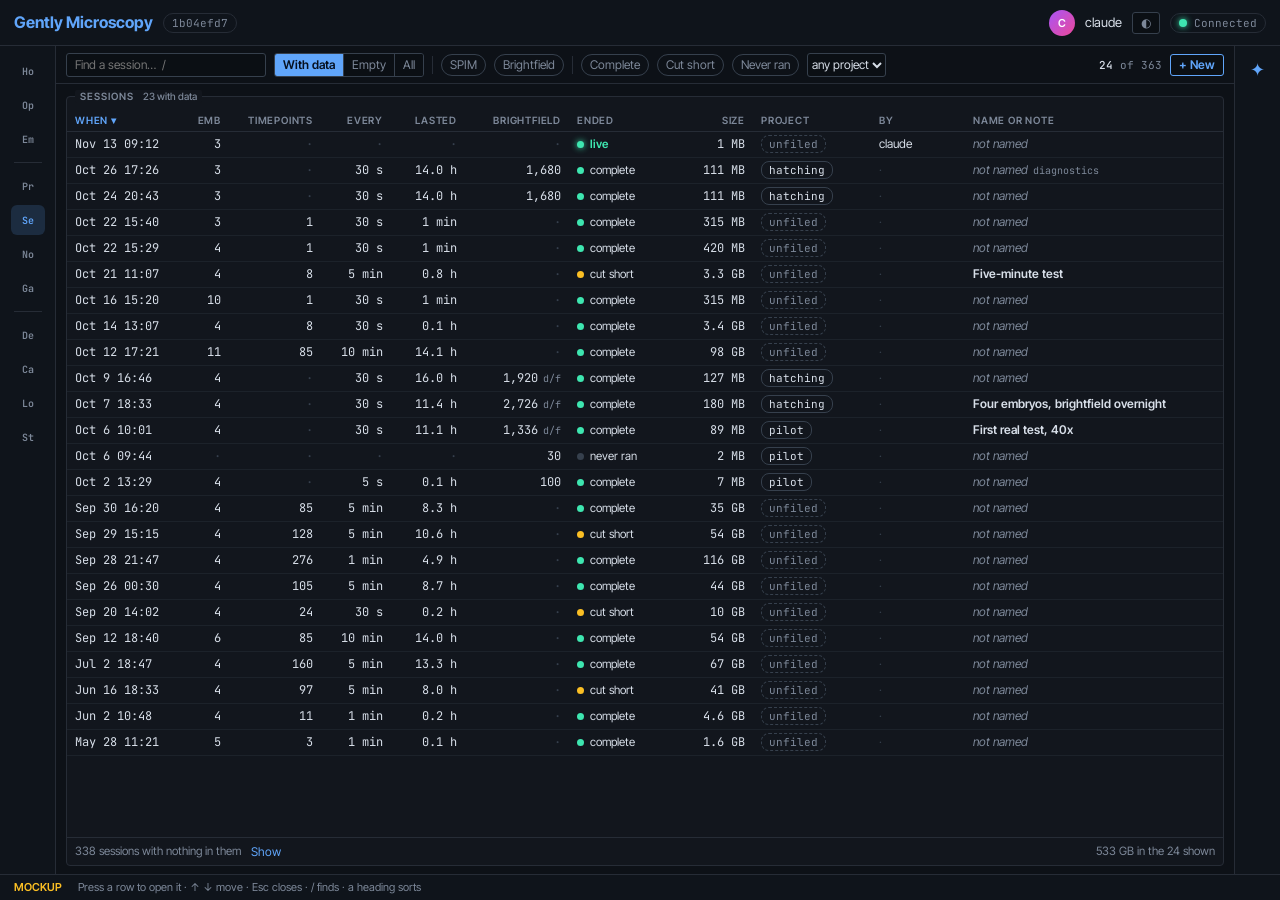
<file: docs/workspace/mockup-sessions-v1.html>
<!doctype html>
<html lang="en" data-theme="dark">
<head>
<meta charset="utf-8">
<title>The Sessions tab as a log book — mockup v1</title>
<meta name="viewport" content="width=device-width, initial-scale=1">
<link rel="preconnect" href="https://fonts.googleapis.com">
<link href="https://fonts.googleapis.com/css2?family=Inter+Tight:wght@400;500;600;700&family=JetBrains+Mono:wght@400;500;600&display=swap" rel="stylesheet">
<style>
  /* ── Mockup. Static: nothing here reads a session or reaches a microscope. ──
     Two drawings of one page:
       the log        a table with the whole page; a heading sorts, one bar filters
       a session      the same three zones as Scope: the log · what it holds · the record
     Press a row to open it, Esc to close; ↑ ↓ move; / goes to Find.
     The reasoning is in sessions.md, beside this file. The rows are invented,
     shaped like this rig's: its cadences, the 105 MB a volume weighs, a night
     of eleven embryos. The project and session names are made up. */
  :root, [data-theme="dark"] {
    --bg: #0d1117; --panel: #12161d; --field: #0b0f14; --rule: #262c36; --rule2: #36404d;
    --ink: #d7dee8; --dim: #7d8899; --accent: #60a5fa; --accent-soft: rgba(96,165,250,.16);
    --green: #3ee6b0; --amber: #fbbf24; --red: #f0405a; --img: #04070b; --chrome: #0f141b;
    --on-accent: #06101f; --hover: rgba(255,255,255,.035);
  }
  [data-theme="light"] {
    --bg: #f4f6f9; --panel: #ffffff; --field: #ffffff; --rule: #dfe4ea; --rule2: #c6ced8;
    --ink: #1c2430; --dim: #667081; --accent: #2563eb; --accent-soft: #e8eefb;
    --green: #138669; --amber: #a16207; --red: #b4143c; --img: #1b222c; --chrome: #ffffff;
    --on-accent: #ffffff; --hover: rgba(0,0,0,.03);
  }
  :root { --mono: 'JetBrains Mono', ui-monospace, SFMono-Regular, Menlo, monospace;
          --sans: 'Inter Tight', -apple-system, BlinkMacSystemFont, 'Segoe UI', Roboto, sans-serif; }
  * { box-sizing: border-box; }
  html, body { height: 100%; margin: 0; }
  body { font: 13px/1.3 var(--sans); color: var(--ink); background: var(--bg);
         display: grid; grid-template-columns: 56px minmax(0, 1fr) 46px; grid-template-rows: 46px minmax(0, 1fr) 26px; }
  button, input, select { font: inherit; color: inherit; }
  button { cursor: pointer; }
  [hidden] { display: none !important; }

  /* ── the app's shell, as it is ───────────────────────────────────────── */
  .hdr { grid-column: 1 / -1; display: flex; align-items: center; gap: 10px; padding: 0 14px; background: var(--chrome); border-bottom: 1px solid var(--rule); }
  .hdr .brand { font-weight: 700; font-size: 16px; color: var(--accent); }
  .chip { font: 11px var(--mono); padding: 2px 8px; border: 1px solid var(--rule); border-radius: 10px; color: var(--dim); background: transparent; }
  .sp { flex: 1; }
  .avatar { width: 26px; height: 26px; border-radius: 50%; background: linear-gradient(135deg, #a855f7, #ec4899); color: #fff; font: 600 11px/26px var(--sans); text-align: center; }
  .dot { width: 8px; height: 8px; border-radius: 50%; background: var(--green); box-shadow: 0 0 6px var(--green); display: inline-block; }
  .nav { grid-row: 2; background: var(--chrome); border-right: 1px solid var(--rule); display: flex; flex-direction: column; align-items: center; gap: 4px; padding: 10px 0; }
  .nav i { width: 34px; height: 30px; border-radius: 6px; display: grid; place-items: center; color: var(--dim); font: 600 10px var(--mono); font-style: normal; }
  .nav i.on { background: var(--accent-soft); color: var(--accent); }
  .nav hr { width: 28px; border: 0; border-top: 1px solid var(--rule); margin: 4px 0; }
  .agent { grid-row: 2; grid-column: 3; border-left: 1px solid var(--rule); background: var(--chrome); display: grid; place-items: start center; padding-top: 12px; color: var(--accent); font-size: 18px; }
  .sb { grid-column: 1 / -1; display: flex; align-items: center; gap: 16px; padding: 0 14px; font-size: 11px; color: var(--dim); background: var(--chrome); border-top: 1px solid var(--rule); white-space: nowrap; overflow: hidden; }
  .sb b { color: var(--ink); font-weight: 500; font-family: var(--mono); }
  .sb .mock { color: var(--amber); font-weight: 600; }

  /* ── main: one bar, then the page ────────────────────────────────────── */
  main { grid-row: 2; grid-column: 2; display: grid; grid-template-rows: 38px minmax(0, 1fr); min-width: 0; min-height: 0; }
  .bar { display: flex; align-items: center; gap: 8px; padding: 0 10px; border-bottom: 1px solid var(--rule); min-width: 0; overflow: hidden; }
  .find { width: 200px; flex: 0 1 200px; min-width: 110px; height: 24px; padding: 0 8px; font-size: 12px; background: var(--field); color: var(--ink); border: 1px solid var(--rule2); border-radius: 3px; }
  .find:focus, .sel:focus, .name:focus, .note-in:focus { outline: 2px solid var(--accent); outline-offset: 0; border-color: transparent; }
  .bar .div { width: 1px; height: 18px; background: var(--rule); flex: 0 0 auto; }
  .seg { display: inline-flex; border: 1px solid var(--rule2); border-radius: 3px; overflow: hidden; flex: 0 0 auto; }
  .seg button { height: 22px; padding: 0 8px; font: 12px var(--sans); border: 0; border-left: 1px solid var(--rule2); background: var(--field); color: var(--dim); white-space: nowrap; }
  .seg button:first-child { border-left: 0; }
  .seg button.on { background: var(--accent); color: var(--on-accent); font-weight: 600; }
  .tog { height: 22px; padding: 0 8px; font: 12px var(--sans); border: 1px solid var(--rule2); border-radius: 11px; background: transparent; color: var(--dim); white-space: nowrap; flex: 0 0 auto; }
  .tog.on { border-color: var(--accent); color: var(--accent); background: var(--accent-soft); }
  .tog small { font: 10px var(--mono); margin-left: 4px; opacity: .8; }
  .sel { height: 24px; font: 12px var(--sans); background: var(--field); color: var(--ink); border: 1px solid var(--rule2); border-radius: 3px; flex: 0 0 auto; }
  .count { margin-left: auto; font: 11px var(--mono); color: var(--dim); white-space: nowrap; }
  .count b { color: var(--ink); font-weight: 500; }
  .btn { height: 22px; padding: 0 8px; font: 12px var(--sans); border: 1px solid var(--rule2); border-radius: 3px; background: var(--field); color: var(--ink); white-space: nowrap; flex: 0 0 auto; }
  .btn.q { color: var(--dim); } .btn.pri { border-color: var(--accent); color: var(--accent); font-weight: 600; }
  .btn.go { height: 30px; width: 100%; font-size: 13px; border-color: var(--accent); background: var(--accent); color: var(--on-accent); font-weight: 600; }

  .ws { display: grid; grid-template-columns: minmax(0, 1fr); gap: 10px; padding: 12px 10px 8px; min-height: 0; min-width: 0; }
  body[data-open] .ws { grid-template-columns: 392px minmax(0, 1fr) 310px; }
  body:not([data-open]) .view, body:not([data-open]) .rec { display: none; }

  /* ── the panel primitive, as Scope has it ────────────────────────────── */
  .p { position: relative; min-width: 0; background: var(--panel); border: 1px solid var(--rule); border-radius: 4px; padding: 12px 9px 8px; }
  .p > h3 { position: absolute; top: -7px; left: 8px; margin: 0; padding: 0 5px; background: var(--panel); border-radius: 2px;
            font: 600 10px/13px var(--sans); letter-spacing: .1em; text-transform: uppercase; color: var(--dim); white-space: nowrap; }
  .p > h3 em { font-style: normal; font-weight: 500; letter-spacing: 0; text-transform: none; margin-left: 6px; }
  .r { display: flex; align-items: center; gap: 6px; min-height: 22px; }
  .r + .r { margin-top: 2px; }
  .l { flex: 0 0 62px; font-size: 10.5px; letter-spacing: .06em; text-transform: uppercase; color: var(--dim); white-space: nowrap; }
  .v { font: 12px var(--mono); min-width: 0; overflow: hidden; text-overflow: ellipsis; white-space: nowrap; }
  .v.t { font-family: var(--sans); } .u { font-size: 10.5px; color: var(--dim); }
  .right { margin-left: auto; }
  .sub { margin: 8px 0 3px; font-size: 10px; letter-spacing: .08em; text-transform: uppercase; color: var(--dim); display: flex; align-items: center; gap: 8px; }
  .sub::after { content: ''; flex: 1; border-top: 1px solid var(--rule); }
  .note { font-size: 10.5px; line-height: 1.35; color: var(--dim); margin: 5px 0 0; }
  .link { border: 0; background: none; padding: 0; color: var(--accent); font-size: 12px; }

  /* ── the log: a table ────────────────────────────────────────────────── */
  .log { display: flex; flex-direction: column; min-height: 0; padding: 12px 0 0; }
  .scroll { flex: 1 1 auto; min-height: 0; overflow-x: hidden; overflow-y: auto; scrollbar-width: thin; }
  table { width: 100%; border-collapse: collapse; table-layout: fixed; }
  thead th { position: sticky; top: 0; z-index: 1; height: 22px; padding: 0 8px; background: var(--panel); border-bottom: 1px solid var(--rule);
             font: 600 10px var(--sans); letter-spacing: .08em; text-transform: uppercase; color: var(--dim); text-align: left; white-space: nowrap; cursor: pointer; user-select: none; }
  thead th:hover { color: var(--ink); }
  thead th.n, td.n { text-align: right; }
  thead th[aria-sort]:not([aria-sort="none"]) { color: var(--accent); }
  thead th[aria-sort="descending"]::after { content: ' ▾'; } thead th[aria-sort="ascending"]::after { content: ' ▴'; }
  tbody tr { height: 26px; cursor: default; }
  tbody tr:hover { background: var(--hover); }
  tbody tr.cur { background: var(--accent-soft); box-shadow: inset 2px 0 0 var(--accent); }
  tbody tr:focus { outline: 2px solid var(--accent); outline-offset: -2px; }
  td { padding: 0 8px; font-size: 12px; white-space: nowrap; overflow: hidden; text-overflow: ellipsis; border-bottom: 1px solid color-mix(in srgb, var(--rule) 55%, transparent); }
  td.m, td.n { font: 12px var(--mono); }
  td.n:empty::after, td.by:empty::after { content: '·'; color: var(--rule2); }
  td.un { color: var(--dim); font-style: italic; } td.nm { font-weight: 600; }
  thead th:last-child, td:last-child { padding-left: 18px; }
  .w-when { width: 112px; } .w-emb { width: 50px; } .w-tp { width: 92px; } .w-ev { width: 70px; } .w-las { width: 74px; }
  .w-bf { width: 104px; } .w-end { width: 104px; } .w-size { width: 80px; } .w-proj { width: 118px; } .w-by { width: 84px; }
  .end { font-size: 11.5px; } .end::before { content: ''; display: inline-block; width: 7px; height: 7px; border-radius: 50%; margin-right: 6px; background: var(--rule2); }
  .end.complete::before { background: var(--green); } .end.cut::before { background: var(--amber); } .end.live::before { background: var(--green); box-shadow: 0 0 6px var(--green); }
  .end.live { color: var(--green); font-weight: 600; }
  .pj { font: 11px var(--mono); padding: 1px 7px; border-radius: 8px; border: 1px solid var(--rule2); color: var(--ink); }
  .pj.none { border-style: dashed; color: var(--dim); }
  .mark { font: 10px var(--mono); color: var(--dim); margin-left: 5px; }
  .empties { flex: 0 0 auto; height: 28px; display: flex; align-items: center; gap: 10px; padding: 0 8px; border-top: 1px solid var(--rule); font-size: 11.5px; color: var(--dim); }
  .nothing { padding: 26px 8px; color: var(--dim); font-size: 12px; }
  /* A session opened: the log keeps the columns that tell sessions apart. */
  body[data-open] .c-size, body[data-open] .c-proj, body[data-open] .c-by, body[data-open] .c-las, body[data-open] .c-bf, body[data-open] .c-tp { display: none; }
  body[data-open] .w-when { width: 104px; } body[data-open] .w-emb { width: 40px; } body[data-open] .w-ev { width: 64px; } body[data-open] .w-end { width: 92px; }

  /* ── what it holds: the pictures, at the room there is ───────────────── */
  .view { display: flex; flex-direction: column; gap: 6px; min-width: 0; min-height: 0; }
  .viewbar { display: flex; align-items: center; gap: 10px; min-height: 28px; }
  .scrub { display: flex; align-items: center; gap: 8px; flex: 1 1 auto; min-width: 0; }
  .scrub input { flex: 1 1 auto; min-width: 60px; height: 20px; margin: 0; accent-color: var(--accent); }
  .scrub .at { font: 11.5px var(--mono); white-space: nowrap; min-width: 190px; }
  .tiles { flex: 1 1 auto; min-height: 0; display: grid; grid-template-columns: repeat(var(--across, 4), var(--tile-w, 1fr)); gap: 8px; align-content: start; justify-content: start; overflow: hidden; }
  .tile { min-width: 0; border: 1px solid var(--rule); border-radius: 4px; background: var(--panel); padding: 0; text-align: left; overflow: hidden; }
  .tile:hover { border-color: var(--accent); }
  .pic { position: relative; aspect-ratio: 1024 / 630; background: var(--img); overflow: hidden; }
  /* the three views a projection is written with: XY, YZ to its right, XZ under it */
  .pic::before { content: ''; position: absolute; left: 81%; top: 0; bottom: 0; border-left: 1px solid rgba(255,255,255,.14); }
  .pic::after { content: ''; position: absolute; top: 61%; left: 0; right: 0; border-top: 1px solid rgba(255,255,255,.14); }
  .pic i { position: absolute; border-radius: 50%; background: radial-gradient(closest-side, rgba(235,244,255,.95), rgba(170,200,235,.5) 55%, transparent); filter: blur(1.2px); }
  .pic i.shell { background: none; border: 1px solid rgba(200,220,245,.28); filter: none; }
  .pic .t { position: absolute; right: 5px; bottom: 3px; font: 10px var(--mono); color: rgba(255,255,255,.75); }
  .cap { display: flex; align-items: baseline; gap: 6px; padding: 4px 7px 2px; font-size: 11.5px; white-space: nowrap; overflow: hidden; }
  .cap b { font: 600 11px var(--mono); color: var(--accent); } .cap .st { margin-left: auto; color: var(--ink); } .cap .role { color: var(--dim); font-size: 10.5px; }
  .night { position: relative; display: flex; height: 5px; margin: 2px 7px 6px; border-radius: 2px; overflow: hidden; gap: 1px; background: var(--rule); }
  .night span { flex: 1 1 0; }
  .night + .now { display: none; }
  .tilewrap { position: relative; }
  .tilewrap .pin { position: absolute; bottom: 4px; width: 2px; height: 9px; background: var(--ink); border-radius: 1px; pointer-events: none; }

  /* ── the record ──────────────────────────────────────────────────────── */
  .rec { display: flex; flex-direction: column; gap: 12px; min-height: 0; overflow: auto; scrollbar-width: thin; margin-top: -8px; padding-top: 8px; }
  .name { flex: 1 1 auto; min-width: 0; height: 22px; padding: 0 6px; font: 600 12.5px var(--sans); background: var(--field); color: var(--ink); border: 1px solid var(--rule2); border-radius: 3px; }
  .name::placeholder { font-weight: 400; font-style: italic; color: var(--dim); }
  .note-in { width: 100%; height: 24px; padding: 0 7px; font-size: 12px; background: var(--field); color: var(--ink); border: 1px solid var(--rule2); border-radius: 3px; }
  .take { display: flex; flex-wrap: wrap; gap: 5px; }
  .foot { margin-top: auto; padding-top: 4px; }
  .x { margin-left: auto; width: 22px; height: 22px; border: 0; border-radius: 3px; background: transparent; color: var(--dim); font-size: 14px; }
  .x:hover { background: var(--accent-soft); color: var(--accent); }

  body[data-open] .empties .right { display: none; }
  /* The desktop app's window: the log gives up the name, the record stays. */
  @media (max-width: 1500px) {
    body[data-open] .ws { grid-template-columns: 300px minmax(0, 1fr) 300px; }
    body[data-open] .c-name { display: none; }
    .bar .wide { display: none; }
  }
</style>
</head>
<body>
<header class="hdr">
  <span class="brand">Gently Microscopy</span><span class="chip">1b04efd7</span>
  <span class="sp"></span>
  <span class="avatar">C</span><span>claude</span>
  <button class="btn q" id="theme" title="Light or dark">◐</button>
  <span class="chip"><span class="dot"></span> Connected</span>
</header>
<nav class="nav" aria-label="The app's tabs">
  <i>Ho</i><i>Op</i><i>Em</i><hr><i>Pr</i><i class="on">Se</i><i>No</i><i>Ga</i><hr><i>De</i><i>Ca</i><i>Lo</i><i>St</i>
</nav>
<main>
  <div class="bar" role="search">
    <input class="find" id="find" type="search" placeholder="Find a session…  /" aria-label="Find a session">
    <span class="seg" id="f-content" role="group" aria-label="What a session holds">
      <button data-v="data" class="on">With data</button><button data-v="empty">Empty</button><button data-v="all">All</button>
    </span>
    <span class="div"></span>
    <button class="tog" data-f="spim">SPIM</button><button class="tog" data-f="bf">Brightfield</button>
    <span class="div"></span>
    <button class="tog" data-f="complete">Complete</button><button class="tog" data-f="cut">Cut short</button><button class="tog" data-f="never">Never ran</button>
    <span class="div wide"></span>
    <select class="sel wide" id="f-when" aria-label="When"><option value="">any time</option><option value="1">today</option><option value="7">this week</option><option value="old">older</option></select>
    <select class="sel" id="f-proj" aria-label="Project"><option value="">any project</option><option value="-">unfiled</option><option>hatching</option><option>pilot</option></select>
    <button class="tog wide" data-f="refs" title="Has dark and flat reference frames">dark/flat</button>
    <span class="count" id="count"></span>
    <button class="btn pri" title="Open a new, empty session. The live one is saved.">+ New</button>
  </div>

  <div class="ws">
    <!-- ── the log ── -->
    <section class="p log" aria-label="Sessions">
      <h3>Sessions <em id="log-say"></em></h3>
      <div class="scroll" id="scroll">
        <table id="tbl" role="grid" aria-label="Sessions, one to a line">
          <colgroup>
            <col class="w-when"><col class="w-emb"><col class="w-tp c-tp"><col class="w-ev c-ev"><col class="w-las c-las"><col class="w-bf c-bf"><col class="w-end"><col class="w-size c-size"><col class="w-proj c-proj"><col class="w-by c-by"><col class="c-name">
          </colgroup>
          <thead><tr>
            <th data-k="when" aria-sort="descending">When</th><th data-k="emb" class="n" title="Embryos">Emb</th>
            <th data-k="tp" class="n c-tp" title="How far the light-sheet run got: the most timepoints any one embryo has">Timepoints</th><th data-k="every" class="n c-ev" title="The cadence it was started with">Every</th>
            <th data-k="hours" class="n c-las">Lasted</th><th data-k="bf" class="n c-bf" title="Brightfield frames">Brightfield</th><th data-k="ended">Ended</th>
            <th data-k="bytes" class="n c-size">Size</th><th data-k="proj" class="c-proj">Project</th><th data-k="by" class="c-by">By</th>
            <th data-k="name" class="c-name" title="What someone wrote on it: its name, or the first line of its description">Name or note</th>
          </tr></thead>
          <tbody id="rows"></tbody>
        </table>
        <div class="nothing" id="nothing" hidden>No session matches. <button class="link" id="reset">Back to the usual view</button></div>
      </div>
      <div class="empties" id="empties"></div>
    </section>

    <!-- ── what it holds ── -->
    <section class="view" aria-label="What the session holds">
      <div class="viewbar">
        <span class="seg" id="strip" role="tablist">
          <button class="on" id="s-emb">Embryos</button><button id="s-bf">Brightfield</button><button>Conversation</button><button>Tools</button>
        </span>
        <span class="scrub" id="scrubwrap"><input type="range" id="scrub" min="1" max="85" value="85" aria-label="The moment of the run every picture shows"><span class="at" id="at"></span></span>
      </div>
      <div class="tiles" id="tiles"></div>
    </section>

    <!-- ── the record ── -->
    <aside class="rec" aria-label="The session's record">
      <div class="p"><h3>This session</h3>
        <div class="r"><input class="name" id="r-name" placeholder="not named: type a name" aria-label="The session's name"><button class="x" id="close" title="Close (Esc)">×</button></div>
        <div class="r"><span class="l">Project</span><span id="r-proj"></span><button class="link right">File under…</button></div>
        <div class="r"><span class="l">When</span><span class="v" id="r-when"></span></div>
        <div class="r"><span class="l">By</span><span class="v t" id="r-by"></span></div>
        <div class="r"><span class="l">On disk</span><span class="v" id="r-size"></span><button class="btn q right" title="Show the session's folder in the file manager">Folder</button></div>
      </div>
      <div class="p"><h3>The run</h3>
        <div class="sub">As started</div>
        <div class="r"><span class="l">Every</span><span class="v" id="r-every"></span></div>
        <div class="r"><span class="l">Volume</span><span class="v" id="r-vol"></span></div>
        <div class="r"><span class="l">Laser</span><span class="v" id="r-laser"></span></div>
        <div class="r"><span class="l">Overview</span><span class="v" id="r-ov"></span></div>
        <div class="sub">How it went</div>
        <div class="r"><span class="l">Took</span><span class="v" id="r-took"></span></div>
        <div class="r"><span class="l">Kept</span><span class="v" id="r-kept"></span></div>
        <div class="r"><span class="l">Ended</span><span class="v t" id="r-end"></span></div>
      </div>
      <div class="p"><h3>Notes</h3>
        <input class="note-in" placeholder="One line, in your words. Enter files it here." aria-label="A note on this session">
        <p class="note">Nothing written on this session yet.</p>
      </div>
      <div class="p"><h3>Take out</h3>
        <div class="take"><button class="btn">Export for Fiji…</button><button class="btn">SPIM movie…</button><button class="btn">Brightfield movie…</button><button class="btn">Embryo crops…</button></div>
      </div>
      <div class="foot">
        <button class="btn go" id="carry">Carry on at the rig</button>
        <p class="note">Makes this the live session. The one that is live now is saved first. It asks before it does.</p>
      </div>
    </aside>
  </div>
</main>
<aside class="agent">✦</aside>
<footer class="sb"><span class="mock">MOCKUP</span><span id="msg">Press a row to open it · ↑ ↓ move · Esc closes · / finds · a heading sorts</span></footer>

<script>
(() => {
  const VOL = 105e6;   // bytes a volume weighs on this rig
  // when, name, embryos, volumes, every (s), hours, brightfield frames, ended, project, by, marks.
  // Timepoints are how far the run got (the most any one embryo has), as the
  // list defines them; the volumes are every embryo's together, and the size.
  const S = [
    ['2026-11-13T09:12', '', 3, 0, 0, 0, 0, 'live', '', 'claude', ''],
    ['2026-11-07T23:06', '', 3, 0, 0, 0, 0, 'never', '', '', ''],
    ['2026-10-26T17:26', '', 3, 0, 30, 14.0, 1680, 'complete', 'hatching', '', 'diag'],
    ['2026-10-24T20:43', '', 3, 0, 30, 14.0, 1680, 'complete', 'hatching', '', ''],
    ['2026-10-22T15:40', '', 3, 3, 30, 0.02, 0, 'complete', '', '', ''],
    ['2026-10-22T15:29', '', 4, 4, 30, 0.02, 0, 'complete', '', '', ''],
    ['2026-10-21T11:07', 'Five-minute test', 4, 31, 300, 0.8, 0, 'cut', '', '', ''],
    ['2026-10-16T15:20', '', 10, 3, 30, 0.02, 0, 'complete', '', '', ''],
    ['2026-10-14T13:07', '', 4, 32, 30, 0.1, 0, 'complete', '', '', ''],
    ['2026-10-12T17:21', '', 11, 935, 600, 14.1, 0, 'complete', '', '', ''],
    ['2026-10-09T16:46', '', 4, 0, 30, 16.0, 1920, 'complete', 'hatching', '', 'refs'],
    ['2026-10-07T18:33', 'Four embryos, brightfield overnight', 4, 0, 30, 11.4, 2726, 'complete', 'hatching', '', 'refs'],
    ['2026-10-06T10:01', 'First real test, 40x', 4, 0, 30, 11.1, 1336, 'complete', 'pilot', '', 'refs'],
    ['2026-10-06T09:44', '', 0, 0, 0, 0, 30, 'never', 'pilot', '', ''],
    ['2026-10-02T13:29', '', 4, 0, 5, 0.1, 100, 'complete', 'pilot', '', ''],
    ['2026-09-30T16:20', '', 4, 337, 300, 8.3, 0, 'complete', '', '', ''],
    ['2026-09-29T15:15', '', 4, 512, 300, 10.6, 0, 'cut', '', '', ''],
    ['2026-09-28T21:47', '', 4, 1104, 60, 4.9, 0, 'complete', '', '', ''],
    ['2026-09-26T00:30', '', 4, 420, 300, 8.7, 0, 'complete', '', '', ''],
    ['2026-09-20T14:02', '', 4, 96, 30, 0.2, 0, 'cut', '', '', ''],
    ['2026-09-12T18:40', '', 6, 510, 600, 14.0, 0, 'complete', '', '', ''],
    ['2026-07-02T18:47', '', 4, 640, 300, 13.3, 0, 'complete', '', '', ''],
    ['2026-06-16T18:33', '', 4, 388, 300, 8.0, 0, 'cut', '', '', ''],
    ['2026-06-02T10:48', '', 4, 44, 60, 0.2, 0, 'complete', '', '', ''],
    ['2026-05-28T11:21', '', 5, 15, 60, 0.1, 0, 'complete', '', '', ''],
  ].map((a, i) => ({ id: 's' + i, when: a[0], name: a[1], emb: a[2], vol: a[3], tp: a[2] ? Math.ceil(a[3] / a[2]) : 0, every: a[4], hours: a[5], bf: a[6], ended: a[7], proj: a[8], by: a[9], marks: a[10],
                     bytes: a[3] * VOL + a[6] * 66e3 + (a[2] ? 4e5 : 0) }));
  // Eight of the 338 with nothing in them, for when they are asked for.
  const EMPTY = ['2026-11-13T08:55', '2026-11-08T22:14', '2026-11-08T21:40', '2026-11-08T19:02', '2026-11-07T18:31', '2026-11-05T10:12', '2026-11-04T16:47', '2026-11-04T09:20']
    .map((w, i) => ({ id: 'e' + i, when: w, name: '', emb: 0, vol: 0, tp: 0, every: 0, hours: 0, bf: 0, ended: 'never', proj: '', by: '', marks: '', bytes: 0, empty: true }));
  const N_EMPTY = 338;
  const NOW = new Date('2026-11-13T12:00');

  const $ = id => document.getElementById(id);
  const esc = s => String(s).replace(/[&<>"]/g, c => ({ '&': '&amp;', '<': '&lt;', '>': '&gt;', '"': '&quot;' }[c]));
  const MON = ['Jan', 'Feb', 'Mar', 'Apr', 'May', 'Jun', 'Jul', 'Aug', 'Sep', 'Oct', 'Nov', 'Dec'];
  const when = iso => { const d = new Date(iso); return `${MON[d.getMonth()]} ${d.getDate()} ${String(d.getHours()).padStart(2, '0')}:${String(d.getMinutes()).padStart(2, '0')}`; };
  const every = s => !s ? '' : s < 60 ? `${s} s` : `${s / 60} min`;
  const lasted = h => !h ? '' : h < 0.1 ? `${Math.round(h * 60)} min` : `${h.toFixed(1)} h`;
  const size = b => !b ? '' : b >= 1e9 ? `${(b / 1e9).toFixed(b >= 1e10 ? 0 : 1)} GB` : `${Math.max(1, Math.round(b / 1e6))} MB`;
  const num = n => n ? n.toLocaleString('en-US') : '';
  const ENDED = { complete: 'complete', cut: 'cut short', never: 'never ran', live: 'live' };

  const st = { content: 'data', on: new Set(), when: '', proj: '', find: '', sort: 'when', desc: true, open: null };

  function passes(s) {
    const has = s.tp > 0 || s.bf > 0;
    if (st.content === 'data' && !has && s.ended !== 'live') return false;
    if (st.content === 'empty' && has) return false;
    const ch = ['spim', 'bf'].filter(k => st.on.has(k));
    if (ch.length && !ch.some(k => (k === 'spim' ? s.tp > 0 : s.bf > 0))) return false;
    const en = ['complete', 'cut', 'never'].filter(k => st.on.has(k));
    if (en.length && !en.includes(s.ended)) return false;
    if (st.on.has('refs') && !s.marks.includes('refs')) return false;
    const age = (NOW - new Date(s.when)) / 864e5;
    if (st.when === '1' && age >= 1) return false;
    if (st.when === '7' && age >= 7) return false;
    if (st.when === 'old' && age < 7) return false;
    if (st.proj === '-' && s.proj) return false;
    if (st.proj && st.proj !== '-' && s.proj !== st.proj) return false;
    if (st.find) { const hay = [s.name, when(s.when), s.proj, s.by, ENDED[s.ended], every(s.every)].join(' ').toLowerCase(); if (!hay.includes(st.find)) return false; }
    return true;
  }

  function shown() {
    const all = st.content === 'data' ? S : S.concat(EMPTY);
    const rows = all.filter(passes);
    const k = st.sort, dir = st.desc ? -1 : 1;
    rows.sort((a, b) => (a[k] < b[k] ? -1 : a[k] > b[k] ? 1 : 0) * dir);
    // The live session is the first line, whatever the order.
    rows.sort((a, b) => (b.ended === 'live') - (a.ended === 'live'));
    return rows;
  }

  function rowHtml(s) {
    const cur = st.open === s.id;
    const end = s.ended === 'live' ? 'live' : s.ended;
    return `<tr data-id="${s.id}" tabindex="${cur || (!st.open && s === _rows[0]) ? 0 : -1}" class="${cur ? 'cur' : ''}" aria-selected="${cur}">
      <td class="m">${when(s.when)}</td>
      <td class="n">${s.emb || ''}</td><td class="n c-tp">${num(s.tp)}</td><td class="n c-ev">${every(s.every)}</td><td class="n c-las">${lasted(s.hours)}</td>
      <td class="n c-bf">${num(s.bf)}${s.marks.includes('refs') ? '<span class="mark" title="Has dark and flat reference frames">d/f</span>' : ''}</td>
      <td><span class="end ${end}">${ENDED[s.ended]}</span></td>
      <td class="n c-size">${size(s.bytes)}</td>
      <td class="c-proj">${s.proj ? `<span class="pj">${esc(s.proj)}</span>` : s.emb ? '<span class="pj none">unfiled</span>' : ''}</td>
      <td class="by c-by">${esc(s.by)}</td>
      <td class="c-name ${s.name ? 'nm' : 'un'}">${s.name ? esc(s.name) : 'not named'}${s.marks.includes('diag') ? '<span class="mark" title="Recorded with advanced diagnostics on">diagnostics</span>' : ''}</td></tr>`;
  }

  let _rows = [];
  function draw() {
    _rows = shown();
    $('rows').innerHTML = _rows.map(rowHtml).join('');
    $('nothing').hidden = _rows.length > 0;
    const withData = S.filter(s => s.tp > 0 || s.bf > 0).length;
    $('count').innerHTML = `<b>${_rows.length}</b> of ${S.length + N_EMPTY}`;
    $('log-say').textContent = st.content === 'data' ? `${withData} with data` : st.content === 'empty' ? 'the empty ones' : 'all';
    const total = _rows.reduce((n, s) => n + s.bytes, 0);
    $('empties').innerHTML = st.content === 'data'
      ? `<span>${N_EMPTY} sessions with nothing in them</span><button class="link" id="show-empty">Show</button><span class="right" style="margin-left:auto">${size(total)} in the ${_rows.length} shown</span>`
      : `<span>The empty ones are in the table: eight drawn of ${N_EMPTY}.</span><button class="link" id="show-empty">Hide</button>`;
    document.querySelectorAll('thead th').forEach(th => th.setAttribute('aria-sort', th.dataset.k === st.sort ? (st.desc ? 'descending' : 'ascending') : 'none'));
    document.querySelectorAll('.tog').forEach(b => { b.classList.toggle('on', st.on.has(b.dataset.f)); b.setAttribute('aria-pressed', st.on.has(b.dataset.f)); });
    document.querySelectorAll('#f-content button').forEach(b => b.classList.toggle('on', b.dataset.v === st.content));
  }

  // ── a session opened ──────────────────────────────────────────────────
  const STAGES = ['early', 'bean', 'comma', '1.5-fold', '2-fold', 'pretzel', 'hatched'];
  const SHADE = ['#3b6fd6', '#3f8fd9', '#3fb0c9', '#3fc7a0', '#8ccf5a', '#d9c046', '#e08a3c'];
  let T = 85, ROUNDS = 85, cur = null;

  // Where an embryo is in its night at round t: each starts a little differently.
  const stageAt = (i, t) => Math.max(0, Math.min(6, Math.floor(((t - 1) / Math.max(1, ROUNDS - 1)) * (4.5 + (i % 4) * 0.5) + (i % 3) * 0.3)));
  const blob = (i, t) => {
    const s = stageAt(i, t);
    if (s === 6) return '<i class="shell" style="left:24%;top:17%;width:32%;height:26%"></i>';   // hatched: the shell is empty
    const w = [30, 34, 36, 38, 40, 36][s], h = [26, 22, 20, 21, 24, 27][s], rot = [0, -8, -16, 12, -20, 8][s] + (i * 7) % 11;
    return `<i style="left:${40 - w / 2}%;top:${30 - h / 2}%;width:${w}%;height:${h}%;transform:rotate(${rot}deg)"></i>
            <i style="left:${40 - w / 2}%;top:${80 - 7}%;width:${w}%;height:14%"></i><i style="left:${90.5 - 5}%;top:${30 - h / 2}%;width:10%;height:${h}%"></i>`;
  };

  function drawTiles() {
    const s = cur; if (!s) return;
    const n = Math.max(1, s.emb);
    const bf = $('s-bf').classList.contains('on');
    $('tiles').innerHTML = Array.from({ length: n }, (_, i) => {
      const stg = stageAt(i, T);
      const night = STAGES.map((_, k) => { let c = 0; for (let t = 1; t <= ROUNDS; t++) if (stageAt(i, t) === k) c++; return c; });
      return `<button class="tile" title="Open embryo ${i + 1} large, with its planes">
        <div class="pic">${blob(i, T)}<span class="t">t${T}</span></div>
        <div class="cap"><b>${i + 1}</b><span class="role">${i % 4 === 3 ? 'control' : 'test'}</span><span class="st">${STAGES[stg]}</span></div>
        <div class="tilewrap"><div class="night">${night.map((c, k) => c ? `<span style="flex:${c} 1 0;background:${SHADE[k]}"></span>` : '').join('')}</div>
          <span class="pin" style="left:calc(7px + (100% - 14px) * ${(T - 1) / Math.max(1, ROUNDS - 1)})"></span></div></button>`;
    }).join('');
    const start = new Date(s.when).getTime() + 22 * 60e3;
    const at = new Date(start + (T - 1) * (s.every || 600) * 1000);
    $('at').textContent = `t ${T} of ${ROUNDS} · ${MON[at.getMonth()]} ${at.getDate()} ${String(at.getHours()).padStart(2, '0')}:${String(at.getMinutes()).padStart(2, '0')}`;
    $('scrubwrap').style.visibility = ROUNDS > 1 && !bf ? 'visible' : 'hidden';
    fit();
  }

  // The largest tile at which every embryo is on screen: nothing to scroll.
  function fit() {
    const host = $('tiles'), n = host.children.length; if (!n) return;
    const W = host.clientWidth, H = host.clientHeight, gap = 8, under = 42;
    let best = { w: 0, across: 1 };
    for (let across = 1; across <= n; across++) {
      const down = Math.ceil(n / across);
      const w = Math.min((W - gap * (across - 1)) / across, ((H - gap * (down - 1)) / down - under) * 1024 / 630);
      if (w > best.w) best = { w, across };
    }
    host.style.setProperty('--across', best.across);
    host.style.setProperty('--tile-w', Math.max(90, Math.floor(Math.min(best.w, 520))) + 'px');
  }

  function open(id) {
    const s = S.concat(EMPTY).find(x => x.id === id); if (!s) return;
    st.open = id; cur = s; document.body.dataset.open = id;
    ROUNDS = s.tp ? s.tp : s.bf ? Math.min(240, s.bf) : 1; T = ROUNDS;
    $('scrub').max = ROUNDS; $('scrub').value = T;
    $('r-name').value = s.name;
    $('r-proj').innerHTML = s.proj ? `<span class="pj">${esc(s.proj)}</span>` : '<span class="pj none">unfiled</span>';
    const d0 = new Date(s.when), d1 = new Date(d0.getTime() + (s.hours * 3600 + 22 * 60) * 1000);
    $('r-when').textContent = `${when(s.when)} → ${s.hours ? when(d1) : 'the same hour'}`;
    $('r-by').textContent = s.by || 'nobody written';
    $('r-size').textContent = size(s.bytes) || 'nothing yet';
    $('r-every').textContent = every(s.every) || 'no run started';
    $('r-vol').textContent = s.tp ? '50 slices · 5 ms' : 'none';
    $('r-laser').textContent = s.tp ? '488 nm' : 'off';
    $('r-ov').textContent = s.bf ? `every round · ${num(s.bf)} frames` : 'off';
    $('r-took').textContent = s.tp ? `${num(s.tp)} timepoints · ${num(s.vol)} volumes` : s.bf ? `${num(s.bf)} frames` : 'nothing';
    // The rig keeps about 3.5 s more than it is asked for (calibration-and-acquisition.md, A14).
    $('r-kept').textContent = s.every && s.hours ? `${(s.every + 3.5).toFixed(1)} s for ${s.every}` : '';
    $('r-end').textContent = s.ended === 'live' ? 'live now' : `${ENDED[s.ended]}${s.hours ? ' · ' + when(d1) : ''}`;
    $('s-emb').textContent = `Embryos ${s.emb}`; $('s-bf').textContent = s.bf ? `Brightfield ${num(s.bf)}` : 'Brightfield';
    $('carry').disabled = s.ended === 'live'; $('carry').textContent = s.ended === 'live' ? 'This is the live session' : 'Carry on at the rig';
    draw(); drawTiles();
    const tr = document.querySelector(`tr[data-id="${id}"]`); if (tr) { tr.focus({ preventScroll: true }); tr.scrollIntoView({ block: 'nearest' }); }
    $('msg').textContent = 'The scrubber moves every picture together · Esc closes';
  }
  function close() {
    const id = st.open; st.open = null; cur = null; delete document.body.dataset.open; draw();
    const tr = document.querySelector(`tr[data-id="${id}"]`); if (tr) tr.focus({ preventScroll: true });
    $('msg').textContent = 'Press a row to open it · ↑ ↓ move · Esc closes · / finds · a heading sorts';
  }

  // ── wiring ────────────────────────────────────────────────────────────
  $('rows').addEventListener('click', e => { const tr = e.target.closest('tr'); if (tr) open(tr.dataset.id); });
  $('tbl').addEventListener('keydown', e => {
    const tr = e.target.closest('tbody tr'); if (!tr) return;
    const go = e.key === 'ArrowDown' ? tr.nextElementSibling : e.key === 'ArrowUp' ? tr.previousElementSibling : null;
    if (go) { e.preventDefault(); if (st.open) open(go.dataset.id); else { go.tabIndex = 0; tr.tabIndex = -1; go.focus(); } }
    if (e.key === 'Enter') { e.preventDefault(); open(tr.dataset.id); }
  });
  document.querySelector('thead').addEventListener('click', e => {
    const th = e.target.closest('th'); if (!th) return;
    if (st.sort === th.dataset.k) st.desc = !st.desc; else { st.sort = th.dataset.k; st.desc = !['name', 'proj', 'by', 'ended'].includes(st.sort); }
    draw();
  });
  document.querySelector('.bar').addEventListener('click', e => {
    const t = e.target.closest('.tog'); if (t) { st.on.has(t.dataset.f) ? st.on.delete(t.dataset.f) : st.on.add(t.dataset.f); draw(); return; }
    const c = e.target.closest('#f-content button'); if (c) { st.content = c.dataset.v; draw(); }
  });
  $('f-when').onchange = e => { st.when = e.target.value; draw(); };
  $('f-proj').onchange = e => { st.proj = e.target.value; draw(); };
  $('find').oninput = e => { st.find = e.target.value.trim().toLowerCase(); draw(); };
  $('empties').addEventListener('click', e => { if (e.target.id === 'show-empty') { st.content = st.content === 'data' ? 'all' : 'data'; draw(); } });
  $('reset').onclick = () => { st.content = 'data'; st.on.clear(); st.when = st.proj = st.find = ''; $('find').value = ''; $('f-when').value = ''; $('f-proj').value = ''; draw(); };
  $('scrub').oninput = e => { T = Number(e.target.value); drawTiles(); };
  $('strip').addEventListener('click', e => { const b = e.target.closest('button'); if (!b) return; [...$('strip').children].forEach(x => x.classList.toggle('on', x === b)); drawTiles(); });
  $('close').onclick = close;
  $('carry').onclick = () => { $('msg').textContent = 'It would ask: make this the live session? The one that is live now is saved.'; };
  $('theme').onclick = () => { const r = document.documentElement; r.dataset.theme = r.dataset.theme === 'dark' ? 'light' : 'dark'; };
  document.addEventListener('keydown', e => {
    const typing = /INPUT|SELECT|TEXTAREA/.test(document.activeElement.tagName);
    if (e.key === 'Escape') { if (typing) document.activeElement.blur(); else if (st.open) close(); }
    if (e.key === '/' && !typing) { e.preventDefault(); $('find').focus(); }
  });
  new ResizeObserver(fit).observe($('tiles'));
  draw();
})();
</script>
</body>
</html>
</file>
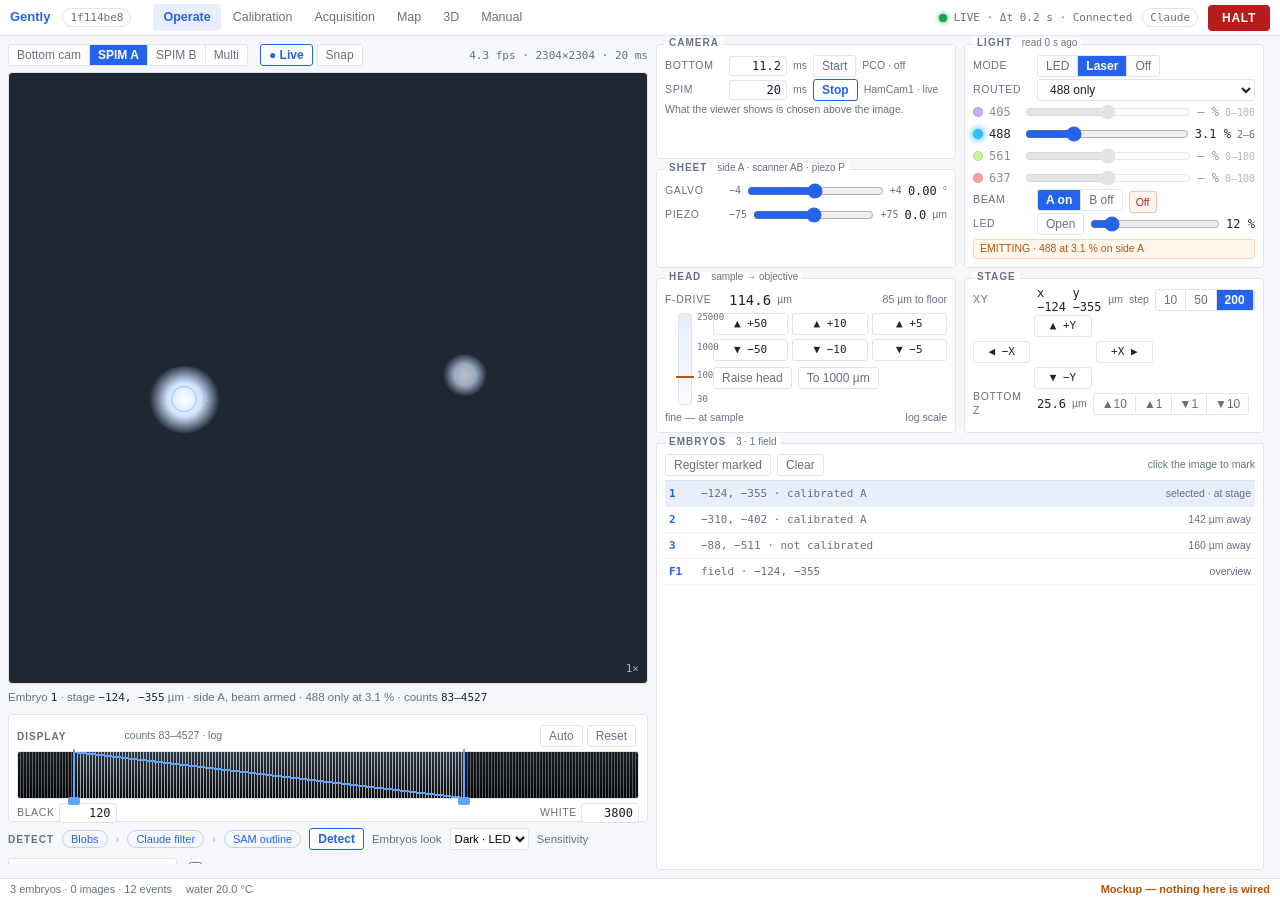
<file: docs/workspace/mockup-v1.html>
<!doctype html>
<html lang="en">
<head>
<meta charset="utf-8">
<title>Operate as a workspace — mockup</title>
<meta name="viewport" content="width=device-width, initial-scale=1">
<style>
  /* ── A static mockup. Nothing is wired. ──────────────────────────────────
     The proposal: one workspace for Operate. The viewer in the middle, sized
     by the window; a fixed instrument sidebar on the right, one panel per
     subsystem, each in a fixed slot with a declared size. No reflow. */
  :root {
    --bg: #f5f7fa; --panel: #ffffff; --rule: #dfe4ea; --ink: #1c2430; --dim: #667081;
    --accent: #2563eb; --red: #b91c1c; --amber: #b45309; --img: #1f2733;
    --mono: 'JetBrains Mono', ui-monospace, SFMono-Regular, Menlo, monospace;
    --sans: 'Inter Tight', -apple-system, BlinkMacSystemFont, 'Segoe UI', Roboto, sans-serif;
  }
  * { box-sizing: border-box; }
  html, body { height: 100%; margin: 0; }
  body {
    font: 13px/1.3 var(--sans); color: var(--ink); background: var(--bg);
    display: grid; grid-template-rows: 36px minmax(0, 1fr) 22px;
  }

  /* ── toolbar: the only chrome above the viewer ───────────────────────── */
  .tb { display: flex; align-items: center; gap: 10px; padding: 0 10px; background: var(--panel); border-bottom: 1px solid var(--rule); }
  .tb .brand { font-weight: 700; color: var(--accent); margin-right: 2px; }
  .tb .pill { font: 11px var(--mono); padding: 2px 7px; border: 1px solid var(--rule); border-radius: 10px; color: var(--dim); }
  .tabs { display: flex; gap: 2px; margin-left: 12px; }
  .tabs a { padding: 5px 10px; border-radius: 4px; color: var(--dim); text-decoration: none; font-size: 12.5px; }
  .tabs a.on { background: #e8eefb; color: var(--accent); font-weight: 600; }
  .tb .sp { flex: 1; }
  .live { display: inline-flex; align-items: center; gap: 6px; font: 11px var(--mono); color: var(--dim); }
  .live i { width: 8px; height: 8px; border-radius: 50%; background: #16a34a; box-shadow: 0 0 5px #16a34a; }
  .halt { font: 700 12px var(--sans); letter-spacing: .06em; color: #fff; background: var(--red); border: 0; border-radius: 4px; padding: 6px 14px; }

  /* ── the workspace ───────────────────────────────────────────────────── */
  .ws { display: grid; grid-template-columns: minmax(0, 1fr) 616px; gap: 8px; padding: 8px; min-height: 0; }

  /* the viewer column: source tabs, image (height-driven), caption, display, detect */
  .view { display: flex; flex-direction: column; gap: 6px; min-width: 0; min-height: 0; container-type: size; }
  /* the frame's column: image, caption, display, detect — all at the image's width */
  .stagecol { display: flex; flex-direction: column; gap: 6px; width: max-content; max-width: 100%; min-height: 0; }
  .src { display: flex; align-items: center; gap: 4px; }
  .src .seg { margin-right: 8px; }
  .src .fps { font: 11px var(--mono); color: var(--dim); margin-left: auto; }
  .img { position: relative; height: calc(100cqh - 28px - 18px - 108px - 36px - 4 * 6px); aspect-ratio: 1 / 1; max-width: 100%;
         background: var(--img); border: 1px solid var(--rule); border-radius: 4px; overflow: hidden; }
  .img .blob { position: absolute; border-radius: 50%; background: radial-gradient(circle, #fff 0, #cfe3ff 35%, rgba(255,255,255,0) 72%); }
  .img .b1 { left: 22%; top: 48%; width: 11%; height: 11%; }
  .img .b2 { left: 68%; top: 46%; width: 7%; height: 7%; opacity: .7; }
  .img .mark { position: absolute; left: 27.5%; top: 53.5%; width: 26px; height: 26px; margin: -13px 0 0 -13px; border: 1.5px solid #93c5fd; border-radius: 50%; }
  .img .mark::after { content: '1'; position: absolute; left: 30px; top: 4px; font: 600 11px var(--sans); color: #93c5fd; }
  .img .zoom { position: absolute; right: 8px; bottom: 8px; font: 11px var(--mono); color: #9fb3c8; }
  .cap { font-size: 11.5px; color: var(--dim); white-space: nowrap; overflow: hidden; text-overflow: ellipsis; }
  .cap b { font: 11px var(--mono); color: var(--ink); font-weight: 500; }

  /* ── group boxes: the panel primitive ────────────────────────────────── */
  .p { position: relative; min-width: 0; background: var(--panel); border: 1px solid var(--rule); border-radius: 4px; padding: 10px 8px 8px; min-height: 0; }
  .p > h3 { position: absolute; top: -7px; left: 8px; margin: 0; padding: 0 4px; background: var(--panel);
            font: 600 10px/1 var(--sans); letter-spacing: .1em; text-transform: uppercase; color: var(--dim); }
  .p > h3 .h { font-weight: 500; letter-spacing: 0; text-transform: none; color: var(--dim); margin-left: 6px; }
  .r { display: flex; align-items: center; gap: 6px; height: 22px; }
  .r + .r { margin-top: 2px; }
  .l { flex: 0 0 58px; font-size: 10.5px; letter-spacing: .06em; text-transform: uppercase; color: var(--dim); }
  .v { font: 12px var(--mono); color: var(--ink); }
  .u { font-size: 10.5px; color: var(--dim); }
  .num { width: 58px; height: 20px; padding: 0 5px; font: 12px var(--mono); text-align: right; border: 1px solid var(--rule); border-radius: 3px; background: var(--panel); color: var(--ink); }
  .num.w { width: 70px; }
  .btn { height: 22px; padding: 0 8px; font: 12px var(--sans); border: 1px solid var(--rule); border-radius: 3px; background: var(--panel); color: var(--ink); white-space: nowrap; }
  .btn.q { color: var(--dim); }
  .btn.on { border-color: var(--accent); color: var(--accent); font-weight: 600; }
  .btn.warn { color: var(--red); border-color: #f1c1c1; }
  .seg { display: inline-flex; border: 1px solid var(--rule); border-radius: 3px; overflow: hidden; }
  .seg button { height: 20px; padding: 0 8px; font: 12px var(--sans); border: 0; border-left: 1px solid var(--rule); background: var(--panel); color: var(--dim); }
  .seg button:first-child { border-left: 0; }
  .seg button.on { background: var(--accent); color: #fff; font-weight: 600; }
  .range { flex: 1 1 auto; min-width: 60px; height: 20px; margin: 0; accent-color: var(--accent); }
  .ext { font: 10px var(--mono); color: var(--dim); white-space: nowrap; }
  .note { font-size: 10.5px; color: var(--dim); margin: 2px 0 0; }

  /* ── the sidebar: fixed slots, declared heights, no reflow ───────────── */
  .side { display: grid; grid-template-columns: 300px 300px; grid-template-rows: auto auto auto minmax(0, 1fr); gap: 10px 8px;
          grid-template-areas: "camera light" "sheet light" "head stage" "embryos embryos"; align-content: start; min-height: 0; }
  .camera { grid-area: camera; } .light { grid-area: light; } .sheet { grid-area: sheet; }
  .head { grid-area: head; } .stage { grid-area: stage; } .embryos { grid-area: embryos; display: flex; flex-direction: column; }

  /* light: the lines */
  .line { display: flex; align-items: center; gap: 6px; height: 22px; }
  .line.off { opacity: .5; }
  .sw { width: 10px; height: 10px; border-radius: 50%; background: var(--wl); box-shadow: inset 0 0 0 1px rgba(0,0,0,.25); flex: 0 0 auto; }
  .line.lit .sw { box-shadow: 0 0 6px 1px var(--wl); }
  .wl { flex: 0 0 30px; font: 12px var(--mono); }
  .warn { font-size: 10.5px; color: var(--amber); background: #fff7ed; border: 1px solid #fed7aa; border-radius: 3px; padding: 2px 6px; margin-top: 4px; }

  /* head: a log track */
  .gauge { display: grid; grid-template-columns: 40px 1fr; gap: 8px; margin-top: 2px; }
  .track { position: relative; height: 92px; width: 14px; margin: 0 auto; border-radius: 3px; background: linear-gradient(180deg, #e8eefb, #f8fafc); border: 1px solid var(--rule); }
  .track i { position: absolute; left: -3px; right: -3px; height: 2px; background: var(--amber); }
  .track b { position: absolute; left: 18px; font: 9px var(--mono); color: var(--dim); font-weight: 400; }
  .nudge { display: grid; grid-template-columns: repeat(3, 1fr); gap: 4px; }
  .nudge .btn { padding: 0 4px; font: 11px var(--mono); }
  .verbs { display: flex; gap: 6px; margin-top: 6px; }
  .foot { display: flex; justify-content: space-between; margin-top: 6px; font-size: 10.5px; color: var(--dim); }

  /* stage pad */
  .pad { display: grid; grid-template-columns: repeat(3, 1fr); gap: 4px; width: 180px; margin: 4px 0; }
  .pad .btn { font: 11px var(--mono); padding: 0; }
  .pad .e { visibility: hidden; }

  /* embryos */
  .roster { flex: 1 1 auto; min-height: 0; overflow: auto; border-top: 1px solid var(--rule); margin-top: 4px; }
  .row { display: grid; grid-template-columns: 24px 1fr auto; align-items: center; gap: 8px; height: 26px; padding: 0 4px; border-bottom: 1px solid #eef1f5; font-size: 12px; }
  .row.sel { background: #e8eefb; }
  .row .id { font: 600 11px var(--mono); color: var(--accent); }
  .row .xy { font: 11px var(--mono); color: var(--dim); }
  .row .st { font-size: 10.5px; color: var(--dim); }

  /* display panel */
  .disp { height: 108px; display: grid; grid-template-columns: auto 1fr auto; grid-template-areas: "t m a" "h h h" "lo . hi"; gap: 4px 8px; align-items: center; }
  .disp .t { grid-area: t; font: 600 10px var(--sans); letter-spacing: .1em; text-transform: uppercase; color: var(--dim); }
  .disp .m { grid-area: m; font-size: 10.5px; color: var(--dim); }
  .disp .a { grid-area: a; display: flex; gap: 4px; }
  .disp .h { grid-area: h; position: relative; height: 48px; border-radius: 3px; border: 1px solid var(--rule);
             background:
               linear-gradient(90deg, rgba(0,0,0,.45) 0 9%, transparent 9% 72%, rgba(0,0,0,.45) 72%),
               repeating-linear-gradient(90deg, transparent 0 2px, rgba(255,255,255,.6) 2px 3px),
               linear-gradient(180deg, #2b3441 0, #0b0f14 100%); }
  .disp .h::before { content: ''; position: absolute; left: 0; right: 0; bottom: 0; height: 48px;
             background: linear-gradient(90deg, #0b0f14 0 4%, transparent 4% 10%, #0b0f14 10% 100%); opacity: 0; }
  .disp .h .hist { position: absolute; left: 0; right: 0; bottom: 0; height: 100%;
             -webkit-mask: linear-gradient(90deg, transparent 0 6%, #000 6% 8%, transparent 8% 100%); }
  .disp .h .tl { position: absolute; left: 9%; bottom: 0; width: 63%; height: 100%;
             background: linear-gradient(to top right, transparent calc(50% - 1px), #60a5fa calc(50% - 1px) calc(50% + 1px), transparent calc(50% + 1px)); }
  .disp .h .k { position: absolute; top: -3px; bottom: -6px; width: 2px; margin-left: -1px; background: #60a5fa; }
  .disp .h .k::after { content: ''; position: absolute; left: -5px; bottom: -1px; width: 12px; height: 8px; border-radius: 2px; background: #60a5fa; }
  .disp .lo { grid-area: lo; } .disp .hi { grid-area: hi; justify-self: end; }
  .disp .n { display: inline-flex; align-items: center; gap: 4px; font-size: 10.5px; letter-spacing: .06em; text-transform: uppercase; color: var(--dim); }

  /* detect strip */
  .det { height: 36px; display: flex; align-items: center; gap: 8px; font-size: 11.5px; color: var(--dim); flex-wrap: wrap; overflow: hidden; }
  .cap { height: 18px; }
  .det .t { font: 600 10px var(--sans); letter-spacing: .1em; text-transform: uppercase; }
  .det .chip { padding: 1px 8px; border: 1px solid #bfd3f7; border-radius: 10px; color: var(--accent); font-size: 11px; }
  .det .arrow { color: #a8b3c0; }
  .det select { font: 11.5px var(--sans); height: 22px; border: 1px solid var(--rule); border-radius: 3px; background: var(--panel); }

  /* status bar */
  .sb { display: flex; align-items: center; gap: 14px; padding: 0 10px; font-size: 11px; color: var(--dim); background: var(--panel); border-top: 1px solid var(--rule); }
  .sb .sp { flex: 1; }
  .sb .mock { color: var(--amber); font-weight: 600; }
</style>
</head>
<body>

  <header class="tb">
    <span class="brand">Gently</span>
    <span class="pill">1f114be8</span>
    <nav class="tabs">
      <a class="on" href="#">Operate</a><a href="#">Calibration</a><a href="#">Acquisition</a><a href="#">Map</a><a href="#">3D</a><a href="#">Manual</a>
    </nav>
    <span class="sp"></span>
    <span class="live"><i></i>LIVE · Δt 0.2 s · Connected</span>
    <span class="pill">Claude</span>
    <button class="halt" title="Stop all stage motion now">HALT</button>
  </header>

  <main class="ws">

    <!-- ── the viewer: what the rig sees, as big as the window allows ── -->
    <section class="view">
      <div class="src">
        <span class="seg"><button>Bottom cam</button><button class="on">SPIM A</button><button>SPIM B</button><button>Multi</button></span>
        <button class="btn on">● Live</button>
        <button class="btn q">Snap</button>
        <span class="fps">4.3 fps · 2304×2304 · 20 ms</span>
      </div>
      <div class="stagecol">
      <div class="img">
        <div class="blob b1"></div><div class="blob b2"></div>
        <div class="mark"></div>
        <span class="zoom">1×</span>
      </div>
      <div class="cap">Embryo <b>1</b> · stage <b>−124, −355</b> µm · side A, beam armed · 488 only at 3.1 % · counts <b>83–4527</b></div>

      <div class="p disp" style="padding-top:10px">
        <span class="t">Display</span>
        <span class="m">counts 83–4527 · log</span>
        <span class="a"><button class="btn q">Auto</button><button class="btn q">Reset</button></span>
        <div class="h"><div class="tl"></div><span class="k" style="left:9%"></span><span class="k" style="left:72%"></span></div>
        <label class="n lo">black <input class="num" value="120"></label>
        <label class="n hi">white <input class="num" value="3800"></label>
      </div>

      <div class="det">
        <span class="t">Detect</span>
        <span class="chip">Blobs</span><span class="arrow">›</span><span class="chip">Claude filter</span><span class="arrow">›</span><span class="chip">SAM outline</span>
        <button class="btn on">Detect</button>
        <span>Embryos look</span><select><option>Dark · LED</option></select>
        <span>Sensitivity</span><select><option>Balanced · ≥35 % of the best</option></select>
        <label><input type="checkbox"> New capture</label>
      </div>
      </div>
    </section>

    <!-- ── the instrument sidebar: one panel per subsystem, fixed slots ── -->
    <aside class="side">

      <div class="p camera">
        <h3>Camera</h3>
        <div class="r"><span class="l">Bottom</span><input class="num" value="11.2"><span class="u">ms</span><button class="btn q">Start</button><span class="u">PCO · off</span></div>
        <div class="r"><span class="l">SPIM</span><input class="num" value="20"><span class="u">ms</span><button class="btn on">Stop</button><span class="u">HamCam1 · live</span></div>
        <p class="note">What the viewer shows is chosen above the image.</p>
      </div>

      <div class="p light">
        <h3>Light <span class="h">read 0 s ago</span></h3>
        <div class="r"><span class="l">Mode</span><span class="seg"><button>LED</button><button class="on">Laser</button><button>Off</button></span></div>
        <div class="r"><span class="l">Routed</span><select class="btn" style="flex:1"><option>488 only</option></select></div>
        <div class="line off"><span class="sw" style="--wl:#8b5cf6"></span><span class="wl">405</span><input class="range" type="range" disabled><span class="v">— %</span><span class="ext">0–100</span></div>
        <div class="line lit"><span class="sw" style="--wl:#38bdf8"></span><span class="wl">488</span><input class="range" type="range" min="2" max="6" step="0.1" value="3.1"><span class="v">3.1 %</span><span class="ext">2–6</span></div>
        <div class="line off"><span class="sw" style="--wl:#a3e635"></span><span class="wl">561</span><input class="range" type="range" disabled><span class="v">— %</span><span class="ext">0–100</span></div>
        <div class="line off"><span class="sw" style="--wl:#ef4444"></span><span class="wl">637</span><input class="range" type="range" disabled><span class="v">— %</span><span class="ext">0–100</span></div>
        <div class="r"><span class="l">Beam</span><span class="seg"><button class="on">A on</button><button>B off</button></span><button class="btn warn">Off</button></div>
        <div class="r"><span class="l">LED</span><button class="btn q">Open</button><input class="range" type="range" value="12"><span class="v">12 %</span></div>
        <div class="warn">EMITTING · 488 at 3.1 % on side A</div>
      </div>

      <div class="p sheet">
        <h3>Sheet <span class="h">side A · scanner AB · piezo P</span></h3>
        <div class="r"><span class="l">Galvo</span><span class="ext">−4</span><input class="range" type="range" min="-4" max="4" step="0.01" value="0"><span class="ext">+4</span><span class="v">0.00</span><span class="u">°</span></div>
        <div class="r"><span class="l">Piezo</span><span class="ext">−75</span><input class="range" type="range" min="-75" max="75" step="0.5" value="0"><span class="ext">+75</span><span class="v">0.0</span><span class="u">µm</span></div>
      </div>

      <div class="p head">
        <h3>Head <span class="h">sample → objective</span></h3>
        <div class="r"><span class="l">F-drive</span><span class="v" style="font-size:14px">114.6</span><span class="u">µm</span><span class="u" style="margin-left:auto">85 µm to floor</span></div>
        <div class="gauge">
          <div class="track"><b style="top:-2px">25000</b><b style="top:28px">1000</b><b style="top:56px">100</b><b style="top:80px">30</b><i style="top:62px"></i></div>
          <div>
            <div class="nudge"><button class="btn">▲ +50</button><button class="btn">▲ +10</button><button class="btn">▲ +5</button><button class="btn">▼ −50</button><button class="btn">▼ −10</button><button class="btn">▼ −5</button></div>
            <div class="verbs"><button class="btn q">Raise head</button><button class="btn q">To 1000 µm</button></div>
          </div>
        </div>
        <div class="foot"><span>fine — at sample</span><span>log scale</span></div>
      </div>

      <div class="p stage">
        <h3>Stage</h3>
        <div class="r"><span class="l">XY</span><span class="v">x −124</span><span class="v">y −355</span><span class="u">µm</span><span class="u" style="margin-left:auto">step</span><span class="seg"><button>10</button><button>50</button><button class="on">200</button><button>1 mm</button></span></div>
        <div class="pad"><span class="e"></span><button class="btn">▲ +Y</button><span class="e"></span><button class="btn">◀ −X</button><span class="e"></span><button class="btn">+X ▶</button><span class="e"></span><button class="btn">▼ −Y</button><span class="e"></span></div>
        <div class="r"><span class="l">Bottom Z</span><span class="v">25.6</span><span class="u">µm</span><span class="seg"><button>▲10</button><button>▲1</button><button>▼1</button><button>▼10</button></span></div>
      </div>

      <div class="p embryos">
        <h3>Embryos <span class="h">3 · 1 field</span></h3>
        <div class="r"><button class="btn q">Register marked</button><button class="btn q">Clear</button><span class="u" style="margin-left:auto">click the image to mark</span></div>
        <div class="roster">
          <div class="row sel"><span class="id">1</span><span class="xy">−124, −355 · calibrated A</span><span class="st">selected · at stage</span></div>
          <div class="row"><span class="id">2</span><span class="xy">−310, −402 · calibrated A</span><span class="st">142 µm away</span></div>
          <div class="row"><span class="id">3</span><span class="xy">−88, −511 · not calibrated</span><span class="st">160 µm away</span></div>
          <div class="row"><span class="id">F1</span><span class="xy">field · −124, −355</span><span class="st">overview</span></div>
        </div>
      </div>

    </aside>
  </main>

  <footer class="sb">
    <span>3 embryos · 0 images · 12 events</span>
    <span>water 20.0 °C</span>
    <span class="sp"></span>
    <span class="mock">Mockup — nothing here is wired</span>
  </footer>

</body>
</html>
</file>
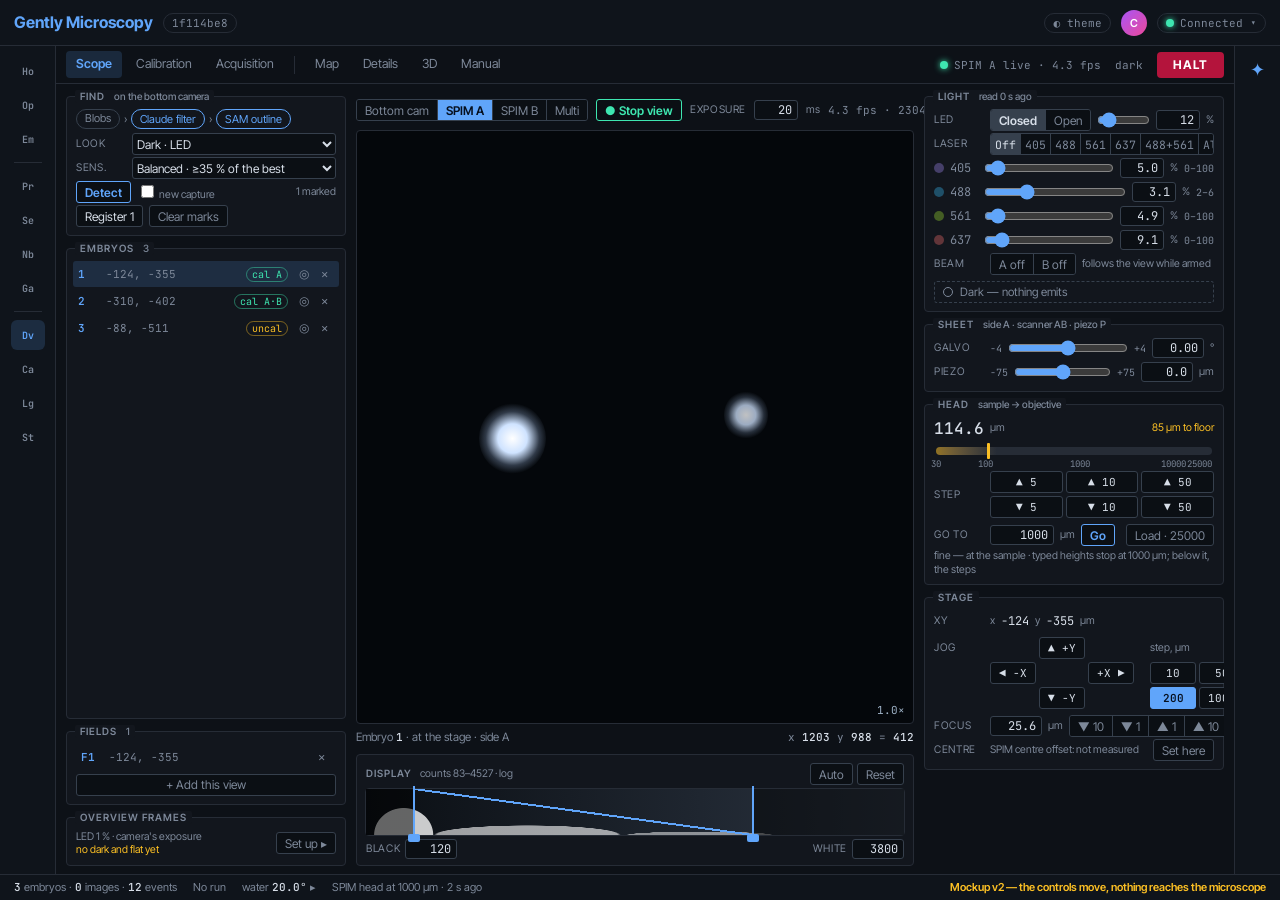
<file: docs/workspace/mockup-v2.html>
<!doctype html>
<html lang="en" data-theme="dark">
<head>
<meta charset="utf-8">
<title>Operate as a workspace — mockup v2</title>
<meta name="viewport" content="width=device-width, initial-scale=1">
<link rel="preconnect" href="https://fonts.googleapis.com">
<link href="https://fonts.googleapis.com/css2?family=Inter+Tight:wght@400;500;600;700&family=JetBrains+Mono:wght@400;500;600&display=swap" rel="stylesheet">
<style>
  /* ── Mockup v2. Static: the controls move, nothing reaches a microscope. ──
     Three zones inside the app's own shell:
       the dish (left)  ·  what the rig sees (middle)  ·  the instrument (right)
     The frame takes the height there is and its width from its aspect; the
     instrument takes the rest, in one column or two. Every panel has one
     place, and keeps it. */
  :root, [data-theme="dark"] {
    --bg: #0d1117; --panel: #12161d; --field: #0b0f14; --rule: #262c36; --rule2: #36404d;
    --ink: #d7dee8; --dim: #7d8899; --accent: #60a5fa; --accent-soft: rgba(96,165,250,.16);
    --green: #3ee6b0; --amber: #fbbf24; --red: #f0405a; --img: #04070b; --chrome: #0f141b;
    --amber-soft: rgba(251,191,36,.12); --on-accent: #06101f;
  }
  [data-theme="light"] {
    --bg: #f4f6f9; --panel: #ffffff; --field: #ffffff; --rule: #dfe4ea; --rule2: #c6ced8;
    --ink: #1c2430; --dim: #667081; --accent: #2563eb; --accent-soft: #e8eefb;
    --green: #138669; --amber: #a16207; --red: #b4143c; --img: #1b222c; --chrome: #ffffff;
    --amber-soft: #fff7e6; --on-accent: #ffffff;
  }
  :root { --mono: 'JetBrains Mono', ui-monospace, SFMono-Regular, Menlo, monospace;
          --sans: 'Inter Tight', -apple-system, BlinkMacSystemFont, 'Segoe UI', Roboto, sans-serif; }
  * { box-sizing: border-box; }
  html, body { height: 100%; margin: 0; }
  body { font: 13px/1.3 var(--sans); color: var(--ink); background: var(--bg);
         display: grid; grid-template-columns: 56px minmax(0, 1fr) 46px; grid-template-rows: 46px minmax(0, 1fr) 26px; }
  button, input, select { font: inherit; color: inherit; }
  button { cursor: pointer; }

  /* ── the app's shell, as it is today (header, collapsed nav, agent rail) ── */
  .hdr { grid-column: 1 / -1; display: flex; align-items: center; gap: 10px; padding: 0 14px; background: var(--chrome); border-bottom: 1px solid var(--rule); }
  .hdr .brand { font-weight: 700; font-size: 16px; color: var(--accent); }
  .chip { font: 11px var(--mono); padding: 2px 8px; border: 1px solid var(--rule); border-radius: 10px; color: var(--dim); background: transparent; }
  .hdr .sp { flex: 1; }
  .avatar { width: 26px; height: 26px; border-radius: 50%; background: linear-gradient(135deg, #a855f7, #ec4899); color: #fff; font: 600 11px/26px var(--sans); text-align: center; }
  .conn { display: inline-flex; align-items: center; gap: 6px; }
  .dot { width: 8px; height: 8px; border-radius: 50%; background: var(--green); box-shadow: 0 0 6px var(--green); display: inline-block; }
  .nav { grid-row: 2; background: var(--chrome); border-right: 1px solid var(--rule); display: flex; flex-direction: column; align-items: center; gap: 4px; padding: 10px 0; }
  .nav i { width: 34px; height: 30px; border-radius: 6px; display: grid; place-items: center; color: var(--dim); font: 600 10px var(--mono); font-style: normal; }
  .nav i.on { background: var(--accent-soft); color: var(--accent); }
  .nav hr { width: 28px; border: 0; border-top: 1px solid var(--rule); margin: 4px 0; }
  .agent { grid-row: 2; grid-column: 3; border-left: 1px solid var(--rule); background: var(--chrome); display: grid; place-items: start center; padding-top: 12px; color: var(--accent); font-size: 18px; }
  .sb { grid-column: 1 / -1; display: flex; align-items: center; gap: 16px; padding: 0 14px; font-size: 11px; color: var(--dim); background: var(--chrome); border-top: 1px solid var(--rule); }
  .sb .sp { flex: 1; } .sb b { color: var(--ink); font-weight: 500; font-family: var(--mono); }
  .sb .mock { color: var(--amber); font-weight: 600; }

  /* ── main: one toolbar row, then the workspace ───────────────────────── */
  main { grid-row: 2; grid-column: 2; display: grid; grid-template-rows: 38px minmax(0, 1fr); min-width: 0; min-height: 0; }
  .tb { display: flex; align-items: center; gap: 4px; padding: 0 10px; border-bottom: 1px solid var(--rule); }
  .tab { padding: 5px 10px; border: 0; border-radius: 4px; background: transparent; color: var(--dim); font-size: 12.5px; }
  .tab.on { background: var(--accent-soft); color: var(--accent); font-weight: 600; }
  .tb .div { width: 1px; height: 18px; background: var(--rule); margin: 0 6px; }
  .tb .sp { flex: 1; }
  .own { font: 11px var(--mono); color: var(--dim); display: inline-flex; align-items: center; gap: 6px; margin-right: 10px; }
  .own.emit { color: var(--red); font-weight: 600; }
  .halt { font: 700 12px var(--sans); letter-spacing: .08em; color: #fff; background: #b4143c; border: 0; border-radius: 4px; height: 26px; padding: 0 16px; }

  .ws { display: grid; grid-template-columns: 280px auto minmax(300px, 1fr); gap: 10px; padding: 12px 10px 8px; min-height: 0; min-width: 0; container-type: size; }

  /* ── the panel primitive: a group box ────────────────────────────────── */
  .p { position: relative; min-width: 0; background: var(--panel); border: 1px solid var(--rule); border-radius: 4px; padding: 12px 9px 8px; }
  .p > h3 { position: absolute; top: -7px; left: 8px; margin: 0; padding: 0 5px; background: var(--panel); border-radius: 2px;
            font: 600 10px/13px var(--sans); letter-spacing: .1em; text-transform: uppercase; color: var(--dim); white-space: nowrap; }
  .p > h3 em { font-style: normal; font-weight: 500; letter-spacing: 0; text-transform: none; margin-left: 6px; }
  .r { display: flex; align-items: center; gap: 6px; min-height: 22px; }
  .r + .r, .line + .r, .r + .line, .line + .line { margin-top: 2px; }
  .l { flex: 0 0 50px; font-size: 10.5px; letter-spacing: .06em; text-transform: uppercase; color: var(--dim); white-space: nowrap; }
  .v { font: 12px var(--mono); }
  .u { font-size: 10.5px; color: var(--dim); white-space: nowrap; }
  .grow { flex: 1 1 auto; min-width: 0; }
  .right { margin-left: auto; }
  .num { width: 52px; height: 20px; padding: 0 5px; font: 12px var(--mono); text-align: right; color: var(--ink);
         background: var(--field); border: 1px solid var(--rule2); border-radius: 3px; }
  .num.w { width: 64px; } .num.n { width: 44px; }
  .num:focus { outline: 2px solid var(--accent); outline-offset: 0; border-color: transparent; }
  .num.draft { color: var(--accent); font-style: italic; }
  .num.flash { animation: flash .5s; } @keyframes flash { 30% { background: var(--amber-soft); border-color: var(--amber); } }
  .num:disabled { opacity: .45; }
  .btn { height: 22px; padding: 0 8px; font: 12px var(--sans); border: 1px solid var(--rule2); border-radius: 3px; background: var(--field); color: var(--ink); white-space: nowrap; }
  .btn.q { color: var(--dim); } .btn.pri { border-color: var(--accent); color: var(--accent); font-weight: 600; }
  .btn.live { border-color: var(--green); color: var(--green); font-weight: 600; }
  .seg { display: inline-flex; border: 1px solid var(--rule2); border-radius: 3px; overflow: hidden; flex: 0 0 auto; }
  .seg button { height: 20px; padding: 0 8px; font: 12px var(--sans); border: 0; border-left: 1px solid var(--rule2); background: var(--field); color: var(--dim); white-space: nowrap; }
  .seg button:first-child { border-left: 0; }
  .seg button.on { background: var(--accent); color: var(--on-accent); font-weight: 600; }
  .seg button.on.rest { background: var(--rule2); color: var(--ink); }
  .seg.fill { display: flex; flex: 1 1 auto; } .seg.fill button { flex: 1 1 auto; padding: 0 4px; font: 11.5px var(--mono); }
  input[type=range] { flex: 1 1 auto; min-width: 40px; height: 20px; margin: 0; accent-color: var(--accent); }
  .ext { font: 10px var(--mono); color: var(--dim); white-space: nowrap; }
  select.sel { height: 22px; font: 12px var(--sans); background: var(--field); color: var(--ink); border: 1px solid var(--rule2); border-radius: 3px; min-width: 0; flex: 1 1 auto; }

  /* ── left: the dish ──────────────────────────────────────────────────── */
  .dish { display: flex; flex-direction: column; gap: 12px; min-height: 0; }
  .pipe { display: flex; align-items: center; gap: 4px; font-size: 11px; }
  .stage-chip { padding: 1px 8px; border: 1px solid var(--rule2); border-radius: 10px; color: var(--dim); background: transparent; height: 20px; }
  .stage-chip.on { border-color: var(--accent); color: var(--accent); }
  .pipe span.a { color: var(--dim); }
  .embryos { flex: 1 1 auto; min-height: 90px; display: flex; flex-direction: column; }
  .list { flex: 1 1 auto; min-height: 0; overflow: auto; margin: 0 -3px; }
  .row { display: grid; grid-template-columns: 22px 1fr auto auto; align-items: center; gap: 6px; height: 26px; padding: 0 5px; border-radius: 3px; font-size: 12px; }
  .row + .row { margin-top: 1px; }
  .row.sel { background: var(--accent-soft); }
  .row .id { font: 600 11px var(--mono); color: var(--accent); }
  .row .xy { font: 11px var(--mono); color: var(--dim); white-space: nowrap; overflow: hidden; text-overflow: ellipsis; }
  .tag { font: 10px var(--mono); padding: 0 5px; border-radius: 8px; border: 1px solid var(--rule2); color: var(--dim); }
  .tag.ok { color: var(--green); border-color: color-mix(in srgb, var(--green) 45%, transparent); }
  .tag.no { color: var(--amber); border-color: color-mix(in srgb, var(--amber) 45%, transparent); }
  .ico { width: 20px; height: 20px; border: 0; border-radius: 3px; background: transparent; color: var(--dim); font-size: 12px; padding: 0; }
  .ico:hover { background: var(--accent-soft); color: var(--accent); }
  .note { font-size: 10.5px; color: var(--dim); margin: 3px 0 0; }

  /* ── middle: what the rig sees ───────────────────────────────────────── */
  .view { display: flex; flex-direction: column; gap: 6px; min-width: 0; min-height: 0; }
  .viewbar { display: flex; align-items: center; gap: 8px; height: 28px; }
  .viewbar .fps { font: 11px var(--mono); color: var(--dim); margin-left: auto; white-space: nowrap; }
  /* The frame: the height there is, less what sits above and below it. */
  .img { position: relative; height: calc(100cqh - 28px - 18px - 112px - 3 * 6px); aspect-ratio: 1 / 1; max-width: calc(100cqw - 280px - 300px - 20px);
         background: var(--img); border: 1px solid var(--rule); border-radius: 4px; overflow: hidden; }
  .img .blob { position: absolute; border-radius: 50%; background: radial-gradient(circle, #fff 0, #cfe3ff 30%, rgba(180,210,255,.25) 55%, rgba(255,255,255,0) 72%); }
  .img .b1 { left: 22%; top: 46%; width: 12%; height: 12%; } .img .b2 { left: 66%; top: 44%; width: 8%; height: 8%; opacity: .75; }
  .img .bf { position: absolute; inset: 0; background: radial-gradient(ellipse at 40% 45%, #8b949e 0, #5d6672 70%, #48505b 100%); display: none; }
  .img .egg { position: absolute; width: 7%; height: 4.4%; border-radius: 50%; background: #2b3138; box-shadow: 0 0 0 2px rgba(20,24,28,.35); display: none; }
  .img .mk { position: absolute; width: 30px; height: 30px; margin: -15px 0 0 -15px; border: 1.5px solid #60a5fa; border-radius: 50%; display: none; }
  .img .mk::after { content: attr(data-n); position: absolute; left: 34px; top: 7px; font: 600 11px var(--sans); color: #93c5fd; }
  .img .mk.pend { border-color: #4ade80; } .img .mk.pend::after { color: #4ade80; }
  .img.bottom .bf, .img.bottom .egg, .img.bottom .mk { display: block; } .img.bottom .blob { display: none; }
  .img.multi .b1 { background: radial-gradient(circle, #ff8a8a 0, rgba(255,60,60,.5) 45%, rgba(255,0,0,0) 72%); }
  .img.multi .b2 { background: radial-gradient(circle, #9dffb0 0, rgba(60,255,90,.5) 45%, rgba(0,255,0,0) 72%); left: 25%; top: 47%; width: 12%; height: 12%; opacity: 1; mix-blend-mode: screen; }
  .img .zoom { position: absolute; right: 8px; bottom: 6px; font: 11px var(--mono); color: #9fb3c8; }
  .cap { display: flex; gap: 10px; height: 18px; font-size: 11.5px; color: var(--dim); white-space: nowrap; }
  .cap b { font: 500 11px var(--mono); color: var(--ink); }
  .cap .rd { margin-left: auto; font: 11px var(--mono); }
  .disp { height: 112px; display: grid; grid-template-columns: auto 1fr auto; grid-template-areas: "m m a" "h h h" "lo . hi"; gap: 4px 8px; align-items: center; }
  .disp .m { grid-area: m; font-size: 10.5px; color: var(--dim); } .disp .a { grid-area: a; display: flex; gap: 4px; }
  .disp .h { grid-area: h; position: relative; height: 46px; border-radius: 3px; outline: 1px solid var(--rule);
             background: linear-gradient(90deg, rgba(0,0,0,.5) 0 9%, transparent 9% 72%, rgba(0,0,0,.5) 72%),
                         linear-gradient(to top, rgba(255,255,255,.72) 0 var(--hh, 60%), transparent 0), linear-gradient(90deg, #0b0f14, #2b3441); }
  .disp .h .bars { position: absolute; inset: 0; background:
             radial-gradient(ellipse 9% 96% at 7% 100%, rgba(255,255,255,.78) 0 60%, transparent 62%),
             radial-gradient(ellipse 28% 34% at 30% 100%, rgba(255,255,255,.6) 0 60%, transparent 62%),
             radial-gradient(ellipse 22% 12% at 62% 100%, rgba(255,255,255,.5) 0 60%, transparent 62%),
             linear-gradient(90deg, #0b0f14, #2b3441); }
  .disp .h .shade { position: absolute; top: 0; bottom: 0; background: rgba(0,0,0,.5); }
  .disp .h .tl { position: absolute; left: 9%; bottom: 0; width: 63%; height: 100%;
             background: linear-gradient(to top right, transparent calc(50% - 1px), #60a5fa calc(50% - 1px) calc(50% + 1px), transparent calc(50% + 1px)); }
  .disp .h .k { position: absolute; top: -3px; bottom: -6px; width: 2px; margin-left: -1px; background: #60a5fa; }
  .disp .h .k::after { content: ''; position: absolute; left: -5px; bottom: -1px; width: 12px; height: 8px; border-radius: 2px; background: #60a5fa; }
  .disp .lo { grid-area: lo; } .disp .hi { grid-area: hi; justify-self: end; }
  .disp .n { display: inline-flex; align-items: center; gap: 5px; font-size: 10.5px; letter-spacing: .06em; text-transform: uppercase; color: var(--dim); }

  /* ── right: the instrument. One column or two; the order never changes ── */
  .inst { display: flex; flex-wrap: wrap; align-content: flex-start; gap: 12px 10px; min-width: 0; min-height: 0; overflow: auto; scrollbar-width: thin; padding-top: 8px; margin-top: -8px; }
  .inst > .col { flex: 1 1 300px; min-width: 0; display: flex; flex-direction: column; gap: 12px; }
  .line { display: flex; align-items: center; gap: 6px; min-height: 22px; }
  .sw { width: 10px; height: 10px; border-radius: 50%; background: var(--wl); opacity: .35; flex: 0 0 auto; }
  .line.routed .sw { opacity: 1; box-shadow: inset 0 0 0 1px rgba(0,0,0,.25); }
  .line.lit .sw { box-shadow: 0 0 7px 2px var(--wl); }
  .wl { flex: 0 0 28px; font: 12px var(--mono); color: var(--dim); } .line.routed .wl { color: var(--ink); font-weight: 600; }
  .stat { margin-top: 6px; height: 22px; display: flex; align-items: center; gap: 7px; padding: 0 8px; border-radius: 3px; font-size: 11.5px; border: 1px dashed var(--rule2); color: var(--dim); }
  .stat::before { content: ''; width: 8px; height: 8px; border-radius: 50%; border: 1.5px solid currentColor; flex: 0 0 auto; }
  .stat.emit { border: 1px solid var(--red); background: var(--red); color: #fff; font-weight: 700; letter-spacing: .03em; }
  .stat.emit::before { background: #fff; border-color: #fff; }
  .stat.warn { border: 1px solid var(--amber); background: var(--amber-soft); color: var(--amber); }
  .big { font: 500 16px var(--mono); }
  .track { position: relative; height: 8px; margin: 8px 2px 16px; border-radius: 4px; background: linear-gradient(90deg, color-mix(in srgb, var(--amber) 55%, transparent), var(--rule) 22%, var(--rule)); }
  .track i { position: absolute; top: -4px; width: 3px; height: 16px; margin-left: -1px; border-radius: 1px; background: var(--amber); }
  .track b { position: absolute; top: 11px; transform: translateX(-50%); font: 9px var(--mono); color: var(--dim); font-weight: 400; }
  .nudge { display: grid; grid-template-columns: repeat(3, 1fr); gap: 3px; flex: 1 1 auto; }
  .nudge .btn { padding: 0; font: 11px var(--mono); }
  .pad { display: grid; grid-template-columns: repeat(3, 46px); grid-auto-rows: 22px; gap: 3px; }
  .pad .btn { font: 11px var(--mono); padding: 0; } .pad .e { visibility: hidden; }
  .steps { display: grid; grid-template-columns: 46px 46px; grid-auto-rows: 22px; gap: 3px; margin-left: 10px; }
  .steps-cap { grid-column: 1 / -1; font-size: 10.5px; color: var(--dim); align-self: center; }
  .steps .btn { padding: 0; font: 11px var(--mono); } .steps .btn.on { background: var(--accent); color: var(--on-accent); border-color: var(--accent); font-weight: 600; }
  .off .l, .off .ext, .off .u { opacity: .5; }

  /* ── a small window: one column, and the page scrolls ────────────────────
     Below about 1180 px there is no room for three zones side by side. The
     frame comes first at the width there is, then the instrument (as many
     columns as fit), then the dish. Nothing is squeezed and nothing hides:
     the workspace scrolls, and its scrollbar says so. */
  @media (max-width: 1180px) {
    .ws { display: flex; flex-direction: column; overflow-y: auto; overflow-x: hidden; container-type: inline-size; scrollbar-width: thin; }
    .view { order: 1; flex: 0 0 auto; }
    .inst { order: 2; flex: 0 0 auto; overflow: visible; }
    .dish { order: 3; flex: 0 0 auto; }
    .viewbar { height: auto; flex-wrap: wrap; row-gap: 4px; }
    .img { height: auto; width: min(100%, calc(100vh - 150px)); max-width: none; }
    .view > .cap, .view > .disp { width: min(100%, calc(100vh - 150px)); }
    .embryos { min-height: 150px; }
    .tb { overflow-x: auto; scrollbar-width: none; }
  }
</style>
</head>
<body>

  <header class="hdr">
    <span class="brand">Gently Microscopy</span>
    <span class="chip">1f114be8</span>
    <span class="sp"></span>
    <button class="chip" id="theme" title="Dark for the microscope room; light for the office">◐ theme</button>
    <span class="avatar">C</span>
    <span class="chip conn"><span class="dot"></span>Connected ▾</span>
  </header>

  <nav class="nav" title="The app's navigation, collapsed to icons while the microscope is on screen">
    <i>Ho</i><i>Op</i><i>Em</i><hr><i>Pr</i><i>Se</i><i>Nb</i><i>Ga</i><hr><i class="on">Dv</i><i>Ca</i><i>Lg</i><i>St</i>
  </nav>

  <main>
    <div class="tb">
      <button class="tab on">Scope</button><button class="tab">Calibration</button><button class="tab">Acquisition</button>
      <span class="div"></span>
      <button class="tab">Map</button><button class="tab">Details</button><button class="tab">3D</button><button class="tab">Manual</button>
      <span class="sp"></span>
      <span class="own" id="own-view"><span class="dot"></span>SPIM A live · 4.3 fps</span>
      <span class="own" id="own-light">dark</span>
      <button class="halt" title="Stop all stage motion now. One HALT, always here, on every Devices view.">HALT</button>
    </div>

    <div class="ws">

      <!-- ── the dish: what is on it ─────────────────────────────────── -->
      <aside class="dish">
        <div class="p">
          <h3>Find <em>on the bottom camera</em></h3>
          <div class="pipe"><span class="stage-chip">Blobs</span><span class="a">›</span><button class="stage-chip on" data-toggle>Claude filter</button><span class="a">›</span><button class="stage-chip on" data-toggle>SAM outline</button></div>
          <div class="r" style="margin-top:4px"><span class="l">Look</span><select class="sel"><option>Dark · LED</option><option>Bright · room light</option></select></div>
          <div class="r"><span class="l">Sens.</span><select class="sel"><option>Balanced · ≥35 % of the best</option></select></div>
          <div class="r"><button class="btn pri">Detect</button><label class="u"><input type="checkbox"> new capture</label><span class="u right">1 marked</span></div>
          <div class="r"><button class="btn">Register 1</button><button class="btn q">Clear marks</button></div>
        </div>

        <div class="p embryos">
          <h3>Embryos <em>3</em></h3>
          <div class="list">
            <div class="row sel"><span class="id">1</span><span class="xy">−124, −355</span><span class="tag ok" title="Calibrated on A: 12.4 µm/deg">cal A</span><span><button class="ico" title="Centre the stage on this embryo">◎</button><button class="ico" title="Remove">×</button></span></div>
            <div class="row"><span class="id">2</span><span class="xy">−310, −402</span><span class="tag ok">cal A·B</span><span><button class="ico" title="Centre the stage on this embryo">◎</button><button class="ico">×</button></span></div>
            <div class="row"><span class="id">3</span><span class="xy">−88, −511</span><span class="tag no" title="Not calibrated — a run will refuse this embryo">uncal</span><span><button class="ico" title="Centre the stage on this embryo">◎</button><button class="ico">×</button></span></div>
          </div>
        </div>

        <div class="p">
          <h3>Fields <em>1</em></h3>
          <div class="row" style="grid-template-columns:22px 1fr auto"><span class="id">F1</span><span class="xy">−124, −355</span><button class="ico">×</button></div>
          <div class="r" style="margin-top:4px"><button class="btn q grow">+ Add this view</button></div>
        </div>

        <div class="p">
          <h3>Overview frames</h3>
          <div class="r"><span class="u grow">LED 1 % · camera's exposure<br><span style="color:var(--amber)">no dark and flat yet</span></span><button class="btn q">Set up ▸</button></div>
        </div>
      </aside>

      <!-- ── what the rig sees ───────────────────────────────────────── -->
      <section class="view">
        <div class="viewbar">
          <span class="seg" id="src"><button data-src="bottom">Bottom cam</button><button data-src="A" class="on">SPIM A</button><button data-src="B">SPIM B</button><button data-src="multi">Multi</button></span>
          <button class="btn live" id="live">● Stop view</button>
          <span class="l" style="flex:none">Exposure</span><input class="num n" id="exp" value="20"><span class="u">ms</span>
          <span class="fps" id="fps">4.3 fps · 2304²</span>
        </div>
        <div class="img" id="img">
          <div class="bf"></div>
          <div class="egg" style="left:27%;top:52%"></div><div class="egg" style="left:55%;top:38%;transform:rotate(30deg)"></div><div class="egg" style="left:64%;top:66%;transform:rotate(-20deg)"></div><div class="egg" style="left:40%;top:74%;transform:rotate(60deg)"></div>
          <div class="mk" data-n="1" style="left:30.5%;top:54.2%"></div><div class="mk" data-n="2" style="left:58.5%;top:40.2%"></div><div class="mk" data-n="3" style="left:67.5%;top:68.2%"></div><div class="mk pend" data-n="+" style="left:43.5%;top:76.2%"></div>
          <div class="blob b1"></div><div class="blob b2"></div>
          <span class="zoom">1.0×</span>
        </div>
        <div class="cap"><span id="cap">Embryo <b>1</b> · at the stage · side A</span><span class="rd">x <b>1203</b> y <b>988</b> = <b>412</b></span></div>
        <div class="p disp" style="padding-top:8px">
          <span class="m"><b style="font:600 10px var(--sans);letter-spacing:.1em;text-transform:uppercase;margin-right:8px">Display</b>counts 83–4527 · log</span>
          <span class="a"><button class="btn q">Auto</button><button class="btn q">Reset</button></span>
          <div class="h"><div class="bars"></div><div class="shade" style="left:0;width:9%"></div><div class="shade" style="left:72%;right:0"></div><div class="tl"></div><span class="k" style="left:9%"></span><span class="k" style="left:72%"></span></div>
          <label class="n lo">black <input class="num" value="120"></label>
          <label class="n hi">white <input class="num" value="3800"></label>
        </div>
      </section>

      <!-- ── the instrument: one panel per subsystem, one place each ──── -->
      <aside class="inst">
        <div class="col">

          <div class="p" id="light">
            <h3>Light <em>read 0 s ago</em></h3>
            <div class="r pr"><span class="l">LED</span><span class="seg" data-radio id="led"><button class="on rest" data-v="closed">Closed</button><button data-v="open">Open</button></span><input type="range" min="1" max="100" step="1" value="12"><input class="num n" data-dec="0" value="12"><span class="u">%</span></div>
            <div class="r"><span class="l">Laser</span><span class="seg fill" data-radio id="preset"><button data-lines="" class="on rest">Off</button><button data-lines="405">405</button><button data-lines="488">488</button><button data-lines="561">561</button><button data-lines="637">637</button><button data-lines="488,561">488+561</button><button data-lines="405,488,561,637">All</button></span></div>
            <div class="line pr" data-wl="405"><span class="sw" style="--wl:#a78bfa"></span><span class="wl">405</span><input type="range" min="0" max="100" step="0.1" value="5"><input class="num n" data-dec="1" value="5.0"><span class="u">%</span><span class="ext" title="The limits this line's power is held to on this rig">0–100</span></div>
            <div class="line pr" data-wl="488"><span class="sw" style="--wl:#38bdf8"></span><span class="wl">488</span><input type="range" min="2" max="6" step="0.1" value="3.1"><input class="num n" data-dec="1" value="3.1"><span class="u">%</span><span class="ext">2–6</span></div>
            <div class="line pr" data-wl="561"><span class="sw" style="--wl:#a3e635"></span><span class="wl">561</span><input type="range" min="0" max="100" step="0.1" value="4.9"><input class="num n" data-dec="1" value="4.9"><span class="u">%</span><span class="ext">0–100</span></div>
            <div class="line pr" data-wl="637"><span class="sw" style="--wl:#f87171"></span><span class="wl">637</span><input type="range" min="0" max="100" step="0.1" value="9.1"><input class="num n" data-dec="1" value="9.1"><span class="u">%</span><span class="ext">0–100</span></div>
            <div class="r"><span class="l">Beam</span><span class="seg" id="beam"><button data-toggle data-side="A">A off</button><button data-toggle data-side="B">B off</button></span><span class="u">follows the view while armed</span></div>
            <div class="stat" id="stat">Dark — nothing emits</div>
          </div>

          <div class="p" id="sheet">
            <h3>Sheet <em id="sheet-side">side A · scanner AB · piezo P</em></h3>
            <div class="r pr"><span class="l">Galvo</span><span class="ext">−4</span><input type="range" min="-4" max="4" step="0.01" value="0"><span class="ext">+4</span><input class="num" data-dec="2" value="0.00"><span class="u">°</span></div>
            <div class="r pr"><span class="l">Piezo</span><span class="ext">−75</span><input type="range" min="-75" max="75" step="0.5" value="0"><span class="ext">+75</span><input class="num" data-dec="1" value="0.0"><span class="u">µm</span></div>
          </div>
        </div>

        <div class="col">
          <div class="p">
            <h3>Head <em>sample → objective</em></h3>
            <div class="r"><span class="big">114.6</span><span class="u">µm</span><span class="u right" style="color:var(--amber)">85 µm to floor</span></div>
            <div class="track" title="Log scale, floor at the left"><i style="left:19%"></i><b style="left:0">30</b><b style="left:18%">100</b><b style="left:52%">1000</b><b style="left:86%">10000</b><b style="left:100%;transform:translateX(-100%)">25000</b></div>
            <div class="r"><span class="l">Step</span><div class="nudge"><button class="btn">▲ 5</button><button class="btn">▲ 10</button><button class="btn">▲ 50</button><button class="btn">▼ 5</button><button class="btn">▼ 10</button><button class="btn">▼ 50</button></div></div>
            <div class="r" style="margin-top:6px"><span class="l">Go to</span><input class="num w" value="1000"><span class="u">µm</span><button class="btn pri">Go</button><button class="btn q right" title="Raise the head fully, to its top limit (the load height)">Load · 25000</button></div>
            <p class="note">fine — at the sample · typed heights stop at 1000 µm; below it, the steps</p>
          </div>

          <div class="p">
            <h3>Stage</h3>
            <div class="r" title="A readout. No typed XY position: the route that moves the stage to an absolute position is not fenced by the XY envelope (docs/workspace/README.md)."><span class="l">XY</span><span class="u">x</span><span class="v">−124</span><span class="u">y</span><span class="v">−355</span><span class="u">µm</span></div>
            <div class="r" style="align-items:flex-start;margin-top:5px"><span class="l" style="padding-top:4px">Jog</span>
              <div class="pad"><span class="e"></span><button class="btn">▲ +Y</button><span class="e"></span><button class="btn">◀ −X</button><span class="e"></span><button class="btn">+X ▶</button><span class="e"></span><button class="btn">▼ −Y</button><span class="e"></span></div>
              <div class="steps" title="Arrow keys jog too; Shift for ten steps"><span class="steps-cap">step, µm</span><button class="btn">10</button><button class="btn">50</button><button class="btn on">200</button><button class="btn">1000</button></div>
            </div>
            <div class="r" style="margin-top:6px"><span class="l">Focus</span><input class="num" value="25.6"><span class="u">µm</span><span class="seg right"><button>▼ 10</button><button>▼ 1</button><button>▲ 1</button><button>▲ 10</button></span></div>
            <div class="r"><span class="l">Centre</span><span class="u grow">SPIM centre offset: not measured</span><button class="btn q">Set here</button></div>
          </div>
        </div>
      </aside>
    </div>
  </main>

  <aside class="agent" title="The agent, as it is today: opens over the workspace">✦</aside>

  <footer class="sb">
    <span><b>3</b> embryos · <b>0</b> images · <b>12</b> events</span>
    <span>No run</span>
    <span>water <b>20.0°</b> ▸</span>
    <span id="msg">SPIM head at 1000 µm · 2 s ago</span>
    <span class="sp"></span>
    <span class="mock">Mockup v2 — the controls move, nothing reaches the microscope</span>
  </footer>

<script>
(() => {
  const $ = (s, r = document) => r.querySelector(s), $$ = (s, r = document) => [...r.querySelectorAll(s)];
  const say = t => { $('#msg').textContent = t; };

  // A slider and its number are one control: drag or type. A typed value is a
  // draft (blue, italic) until Enter or leaving the box; out of range is pulled
  // inside with a flash; ↑ ↓ step, Shift for ten steps; Esc puts it back.
  $$('.pr').forEach(row => {
    const s = $('input[type=range]', row), n = $('input.num', row); if (!s || !n) return;
    const dec = +n.dataset.dec || 0, clamp = v => Math.min(+s.max, Math.max(+s.min, v));
    const show = () => { n.value = (+s.value).toFixed(dec); n.classList.remove('draft'); derive(); };
    s.addEventListener('input', () => { n.value = (+s.value).toFixed(dec); n.classList.add('draft'); derive(); });
    s.addEventListener('change', show);
    const commit = () => { const v = parseFloat(String(n.value).replace('−', '-')); if (!Number.isFinite(v)) return show();
      if (clamp(v) !== v) { n.classList.remove('flash'); void n.offsetWidth; n.classList.add('flash'); }
      s.value = clamp(v); show(); };
    n.addEventListener('input', () => n.classList.add('draft'));
    n.addEventListener('blur', commit);
    n.addEventListener('keydown', e => {
      if (e.key === 'Enter') { commit(); n.select(); }
      else if (e.key === 'Escape') { show(); n.blur(); }
      else if (e.key === 'ArrowUp' || e.key === 'ArrowDown') { e.preventDefault();
        s.value = clamp(+s.value + (+s.step || 1) * (e.shiftKey ? 10 : 1) * (e.key === 'ArrowUp' ? 1 : -1)); show(); }
    });
  });

  // Segments: one of, or each its own switch.
  $$('.seg[data-radio], #src').forEach(g => g.addEventListener('click', e => {
    const b = e.target.closest('button'); if (!b) return;
    $$('button', g).forEach(x => x.classList.toggle('on', x === b)); g.dispatchEvent(new Event('pick')); }));
  // (Closed and Off keep their resting look when chosen: the class is on the button.)
  $$('[data-toggle]').forEach(b => b.addEventListener('click', () => { b.classList.toggle('on'); derive(); }));
  $$('.steps').forEach(g => g.addEventListener('click', e => { const b = e.target.closest('button'); if (b) $$('button', g).forEach(x => x.classList.toggle('on', x === b)); }));

  // Light: routing is a preset; each line's power can be set before it is routed.
  // "Emitting" is derived — a beam armed AND a line routed AND its power above 0.
  $('#preset').addEventListener('pick', () => {
    const lines = ($('#preset .on').dataset.lines || '').split(',').filter(Boolean);
    $$('#light .line').forEach(l => l.classList.toggle('routed', lines.includes(l.dataset.wl)));
    if (lines.length) $$('#led button').forEach(b => b.classList.toggle('on', b.dataset.v === 'closed'));   // one source at a time
    derive();
  });
  $('#led').addEventListener('pick', () => { if ($('#led .on').dataset.v === 'open') $('#preset button').click(); derive(); });

  function derive() {
    const side = b => b.dataset.side, beams = $$('#beam button');
    beams.forEach(b => { b.textContent = `${side(b)} ${b.classList.contains('on') ? 'on' : 'off'}`; });
    const armed = beams.filter(b => b.classList.contains('on')).map(side);
    const lit = $$('#light .line').filter(l => l.classList.contains('routed') && +$('input[type=range]', l).value > 0);
    $$('#light .line').forEach(l => l.classList.toggle('lit', armed.length > 0 && lit.includes(l)));
    const routed = $$('#light .line.routed').length, ledOpen = $('#led .on').dataset.v === 'open';
    const stat = $('#stat'), own = $('#own-light');
    let cls = '', txt = 'Dark — nothing emits';
    if (armed.length && lit.length) { cls = 'emit'; txt = `EMITTING · ${lit.map(l => l.dataset.wl).join(' + ')} nm · side ${armed.join(' + ')}`; }
    else if (routed && !armed.length) { cls = 'warn'; txt = 'Lines routed, beam off — will not emit'; }
    else if (armed.length && !routed) { cls = 'warn'; txt = 'Beam armed, nothing routed — nothing emits'; }
    else if (ledOpen) { txt = `LED open at ${$('#light .pr .num').value} %`; }
    stat.className = 'stat ' + cls; stat.textContent = txt;
    own.className = 'own ' + (cls === 'emit' ? 'emit' : ''); own.textContent = cls === 'emit' ? `● LASER ${lit.map(l => l.dataset.wl).join('+')}` : ledOpen ? 'LED open' : 'dark';
  }

  // The source strip chooses the camera the frame shows. The sheet's lines belong
  // to the side on screen; an armed beam follows the view.
  $('#src').addEventListener('pick', () => {
    const v = $('#src .on').dataset.src, img = $('#img'), sheet = $('#sheet');
    img.className = 'img ' + (v === 'bottom' ? 'bottom' : v === 'multi' ? 'multi' : '');
    $('#cap').innerHTML = v === 'bottom' ? 'Click to mark · click a marker to remove · click an embryo to centre on it'
      : v === 'multi' ? 'Embryo <b>1</b> · both sides, one exposure: A red, B green' : `Embryo <b>1</b> · at the stage · side ${v}`;
    $('#live').textContent = v === 'bottom' ? '● Stop camera' : '● Stop view';
    $('#exp').value = v === 'bottom' ? '11.2' : '20';
    $('#fps').textContent = v === 'bottom' ? '4.0 fps · 2048²' : v === 'multi' ? '2.4 fps · 2 × 2304²' : '4.3 fps · 2304²';
    $('#own-view').lastChild.textContent = (v === 'bottom' ? 'Bottom cam' : v === 'multi' ? 'Multi' : 'SPIM ' + v) + ' live';
    const off = v === 'bottom' || v === 'multi';
    sheet.classList.toggle('off', off); $$('input', sheet).forEach(i => { i.disabled = off; });
    $('#sheet-side').textContent = v === 'B' ? 'side B · scanner CD · piezo Q' : v === 'A' ? 'side A · scanner AB · piezo P'
      : v === 'multi' ? 'pick A or B to move a sheet' : 'belongs to the SPIM view';
    if (v === 'A' || v === 'B') { const beams = $$('#beam button'); if (beams.some(b => b.classList.contains('on'))) beams.forEach(b => b.classList.toggle('on', b.dataset.side === v)); }
    derive();
  });

  $('#theme').addEventListener('click', () => { const h = document.documentElement; h.dataset.theme = h.dataset.theme === 'dark' ? 'light' : 'dark'; });
  $$('.btn, .ico').forEach(b => b.addEventListener('click', () => { if (b.title || b.textContent.trim()) say(`${(b.title || b.textContent).trim()} · just now (mockup)`); }));
  derive();
})();
</script>
</body>
</html>
</file>
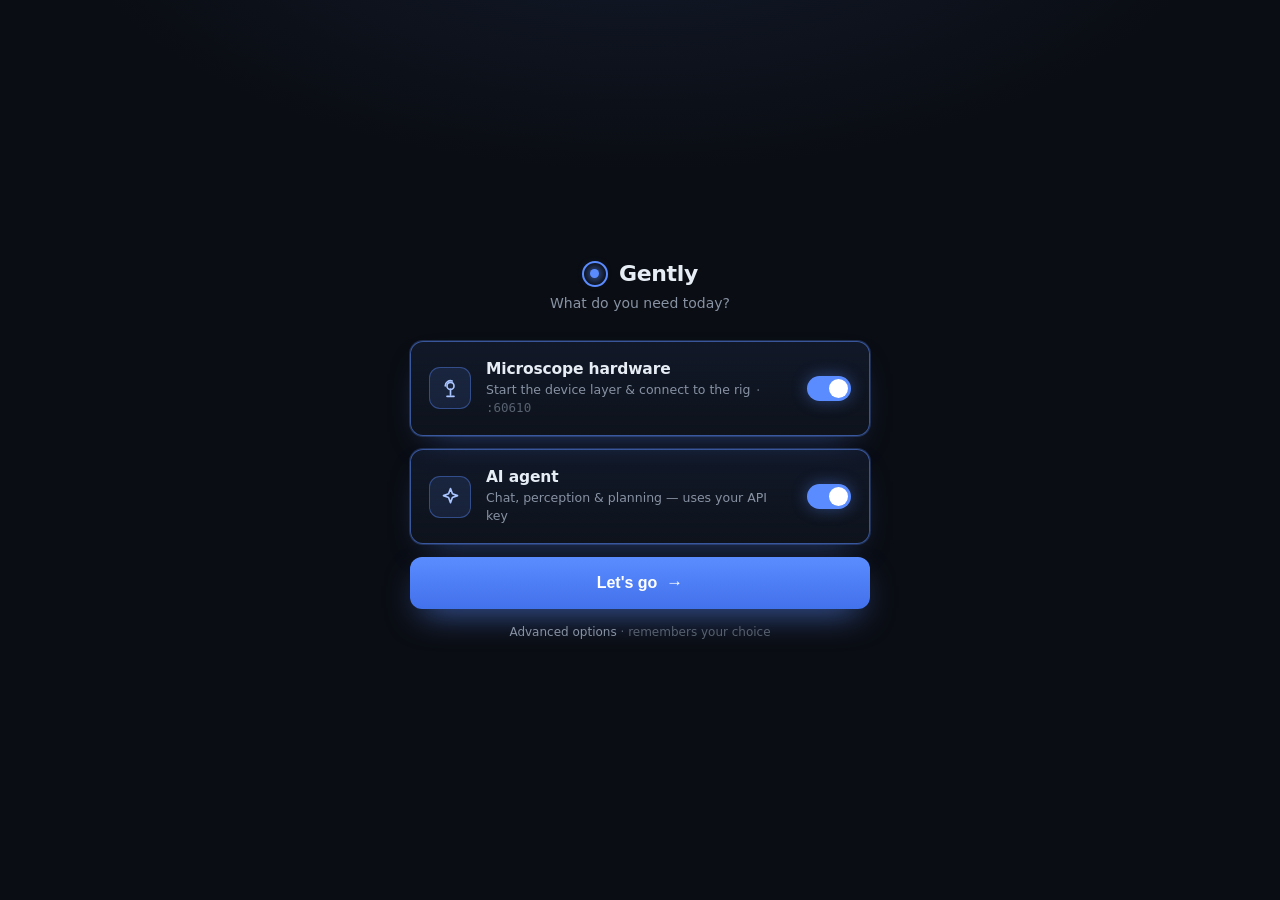
<file: docs/superpowers/mockups/2026-07-02-launcher-gate.html>
<!doctype html>
<html lang="en">
<head>
<meta charset="utf-8">
<meta name="viewport" content="width=device-width, initial-scale=1">
<title>Launch Gently</title>
<style>
  :root{
    --bg:#0a0d13; --inset:#0d121b; --line:#1b222e; --line2:#27303d;
    --text:#e7edf4; --muted:#8792a3; --faint:#57616f;
    --accent:#5b8cff; --accent-txt:#a9c4ff; --accentdim:rgba(91,140,255,.12);
    --green:#40d17f; --mono:ui-monospace,"SF Mono",Menlo,Consolas,monospace;
  }
  *{box-sizing:border-box}
  html,body{margin:0}
  body{min-height:100vh;color:var(--text);
    font-family:-apple-system,BlinkMacSystemFont,"Segoe UI",Inter,system-ui,sans-serif;-webkit-font-smoothing:antialiased;
    background:radial-gradient(1000px 500px at 50% -14%, rgba(91,140,255,.11), transparent 60%), var(--bg);
    display:flex;justify-content:center;align-items:center;padding:40px 20px}
  .wrap{width:100%;max-width:460px}
  .head{display:flex;align-items:center;justify-content:center;gap:11px;margin-bottom:8px}
  .mark{width:26px;height:26px;border-radius:50%;border:2px solid var(--accent);position:relative;
    background:radial-gradient(circle at 50% 50%, rgba(91,140,255,.28), transparent 70%)}
  .mark::after{content:"";position:absolute;inset:0;margin:auto;width:9px;height:9px;border-radius:50%;
    background:var(--accent);box-shadow:0 0 12px var(--accent)}
  .wordmark{font-size:22px;font-weight:700;letter-spacing:-.015em}
  .cap{text-align:center;color:var(--muted);font-size:14px;margin:0 0 30px}
  .opt{display:flex;align-items:center;gap:15px;padding:18px 18px;border:1px solid var(--line2);border-radius:13px;
    background:linear-gradient(180deg,#111621,#0e131c);margin-bottom:13px;transition:.15s;cursor:pointer}
  .opt.on{border-color:rgba(91,140,255,.55);background:linear-gradient(180deg,rgba(91,140,255,.09),#0e131c);
    box-shadow:0 0 0 1px rgba(91,140,255,.25), 0 14px 34px -18px rgba(91,140,255,.5)}
  .ic{width:42px;height:42px;border-radius:11px;flex:none;display:flex;align-items:center;justify-content:center;
    background:var(--inset);border:1px solid var(--line2);color:var(--muted)}
  .opt.on .ic{background:var(--accentdim);border-color:rgba(91,140,255,.4);color:var(--accent-txt)}
  .txt{flex:1;min-width:0}
  .t{font-size:15.5px;font-weight:650;letter-spacing:-.01em}
  .s{font-size:12.5px;color:var(--muted);margin-top:3px;line-height:1.45}
  .s .mono{font-family:var(--mono);color:var(--faint)}
  .sw{width:44px;height:25px;border-radius:999px;background:#232c39;position:relative;flex:none;transition:.15s;border:1px solid var(--line2)}
  .sw::after{content:"";position:absolute;top:2px;left:2px;width:19px;height:19px;border-radius:50%;background:#5c6675;transition:.15s}
  .opt.on .sw{background:var(--accent);border-color:transparent;box-shadow:0 0 16px rgba(91,140,255,.4)}
  .opt.on .sw::after{left:21px;background:#fff}
  .btn{width:100%;margin-top:9px;background:linear-gradient(180deg,#5b8cff,#4271ec);color:#fff;border:0;border-radius:12px;
    padding:16px;font-size:16px;font-weight:700;cursor:pointer;box-shadow:0 14px 34px -12px rgba(91,140,255,.7);
    display:flex;align-items:center;justify-content:center;gap:9px}
  .btn .go{font-size:17px}
  .foot{text-align:center;margin-top:16px;color:var(--faint);font-size:12px}
  .foot a{color:var(--muted);text-decoration:none}
</style>
</head>
<body>
  <div class="wrap">
    <div class="head"><span class="mark"></span><span class="wordmark">Gently</span></div>
    <p class="cap">What do you need today?</p>

    <div class="opt on">
      <div class="ic">
        <svg width="21" height="21" viewBox="0 0 24 24" fill="none" stroke="currentColor" stroke-width="1.9" stroke-linecap="round" stroke-linejoin="round"><circle cx="12" cy="9" r="4"/><path d="M12 13v6M8 21h8M6 9a6 6 0 0 1 8-5.6"/></svg>
      </div>
      <div class="txt">
        <div class="t">Microscope hardware</div>
        <div class="s">Start the device layer &amp; connect to the rig <span class="mono">· :60610</span></div>
      </div>
      <span class="sw"></span>
    </div>

    <div class="opt on">
      <div class="ic">
        <svg width="21" height="21" viewBox="0 0 24 24" fill="none" stroke="currentColor" stroke-width="1.9" stroke-linecap="round" stroke-linejoin="round"><path d="M12 3l2.2 5.8L20 11l-5.8 2.2L12 19l-2.2-5.8L4 11l5.8-2.2z"/></svg>
      </div>
      <div class="txt">
        <div class="t">AI agent</div>
        <div class="s">Chat, perception &amp; planning — uses your API key</div>
      </div>
      <span class="sw"></span>
    </div>

    <button class="btn">Let's go <span class="go">→</span></button>
    <div class="foot"><a href="#">Advanced options</a> · remembers your choice</div>
  </div>
</body>
</html>
</file>
